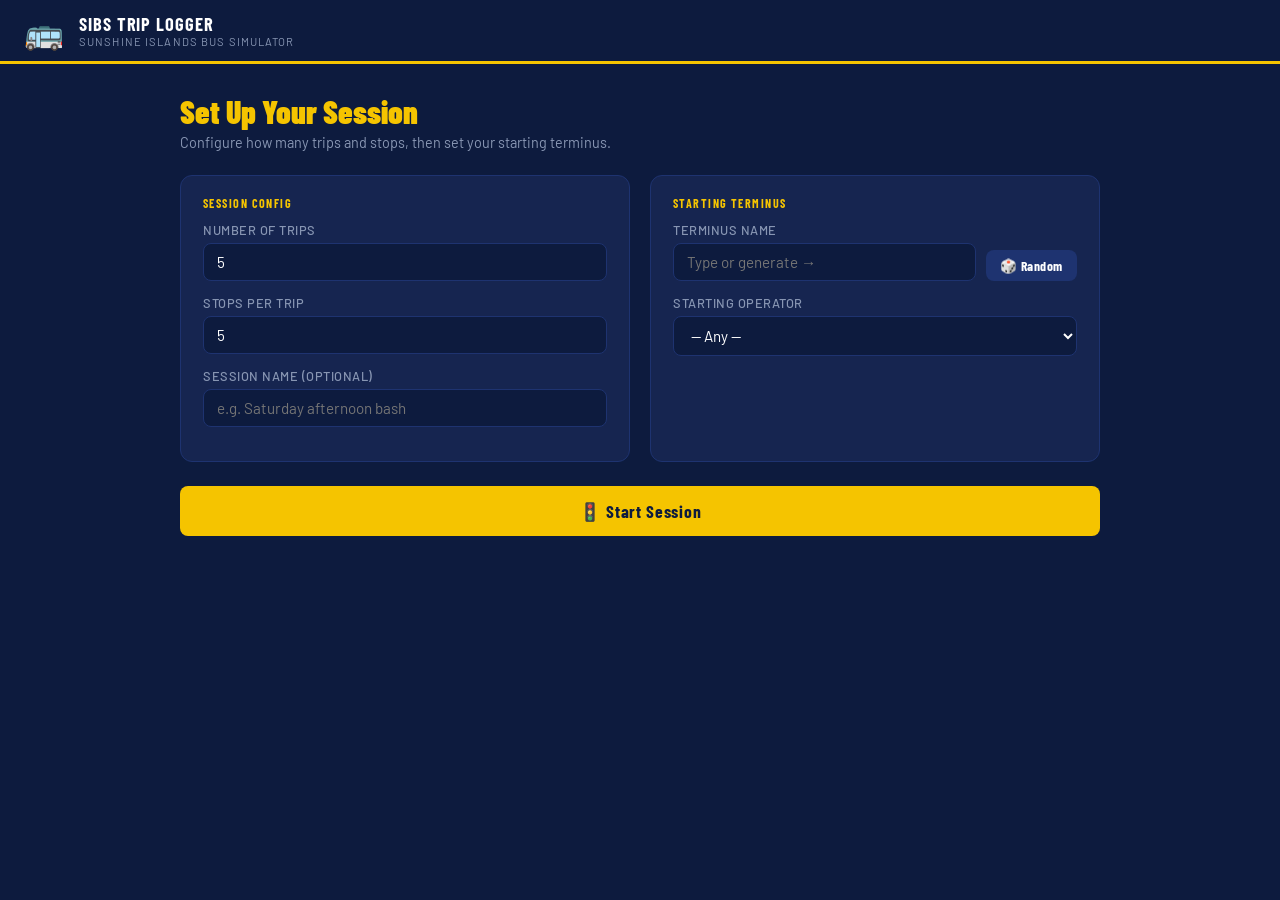
<file: 5trips5stops.html>
<!DOCTYPE html>
<html lang="en">
<head>
<meta charset="UTF-8">
<meta name="viewport" content="width=device-width, initial-scale=1.0">
<title>SIBS Trip Logger — Sunshine Islands Bus Simulator</title>
<style>
  @import url('https://fonts.googleapis.com/css2?family=Barlow+Condensed:wght@400;600;700;900&family=Barlow:wght@400;500;600&display=swap');

  :root {
    --navy: #0d1b3e;
    --navy-mid: #162550;
    --navy-light: #1e3370;
    --gold: #f5c400;
    --gold-dim: #c9a000;
    --gold-pale: #fff8d6;
    --white: #ffffff;
    --off-white: #f0f4ff;
    --grey: #8896b3;
    --grey-light: #dde4f0;
    --green: #22c55e;
    --red: #ef4444;
    --text: #0d1b3e;
  }

  * { box-sizing: border-box; margin: 0; padding: 0; }

  body {
    background: var(--navy);
    font-family: 'Barlow', sans-serif;
    color: var(--white);
    min-height: 100vh;
  }

  /* ── HEADER ── */
  header {
    background: var(--navy);
    border-bottom: 3px solid var(--gold);
    padding: 0 24px;
    display: flex;
    align-items: center;
    gap: 16px;
    height: 64px;
    position: sticky;
    top: 0;
    z-index: 100;
  }
  .logo-bus {
    font-family: 'Barlow Condensed', sans-serif;
    font-weight: 900;
    font-size: 2rem;
    color: var(--gold);
    letter-spacing: -1px;
    line-height: 1;
  }
  .logo-text {
    display: flex;
    flex-direction: column;
  }
  .logo-title {
    font-family: 'Barlow Condensed', sans-serif;
    font-weight: 700;
    font-size: 1.15rem;
    letter-spacing: 0.05em;
    color: var(--white);
    text-transform: uppercase;
  }
  .logo-sub {
    font-size: 0.7rem;
    color: var(--grey);
    letter-spacing: 0.1em;
    text-transform: uppercase;
  }
  .header-right {
    margin-left: auto;
    display: flex;
    align-items: center;
    gap: 12px;
  }
  .session-badge {
    background: var(--navy-light);
    border: 1px solid var(--navy-light);
    border-radius: 6px;
    padding: 4px 12px;
    font-size: 0.78rem;
    color: var(--grey);
    font-family: 'Barlow Condensed', sans-serif;
    letter-spacing: 0.05em;
  }
  .session-badge span { color: var(--gold); font-weight: 700; }

  /* ── LAYOUT ── */
  .app {
    max-width: 960px;
    margin: 0 auto;
    padding: 28px 20px 60px;
  }

  /* ── SETUP SCREEN ── */
  #screen-setup { display: block; }
  #screen-logger { display: none; }
  #screen-summary { display: none; }

  .setup-grid {
    display: grid;
    grid-template-columns: 1fr 1fr;
    gap: 20px;
    margin-bottom: 24px;
  }
  @media(max-width:600px){ .setup-grid { grid-template-columns: 1fr; } }

  .card {
    background: var(--navy-mid);
    border: 1px solid var(--navy-light);
    border-radius: 12px;
    padding: 20px 22px;
  }
  .card-title {
    font-family: 'Barlow Condensed', sans-serif;
    font-weight: 700;
    font-size: 0.75rem;
    letter-spacing: 0.12em;
    text-transform: uppercase;
    color: var(--gold);
    margin-bottom: 12px;
  }

  label {
    display: block;
    font-size: 0.8rem;
    color: var(--grey);
    margin-bottom: 5px;
    font-weight: 500;
    letter-spacing: 0.04em;
    text-transform: uppercase;
  }
  input[type=text], input[type=number], input[type=time], select {
    width: 100%;
    background: var(--navy);
    border: 1.5px solid var(--navy-light);
    border-radius: 8px;
    color: var(--white);
    font-family: 'Barlow', sans-serif;
    font-size: 0.95rem;
    padding: 9px 13px;
    outline: none;
    transition: border-color 0.15s;
    margin-bottom: 14px;
  }
  input:focus, select:focus { border-color: var(--gold); }
  select option { background: var(--navy-mid); }

  .terminus-row {
    display: flex;
    gap: 10px;
    align-items: flex-end;
  }
  .terminus-row input { margin-bottom: 0; flex: 1; }

  /* ── BUTTONS ── */
  .btn {
    display: inline-flex;
    align-items: center;
    gap: 7px;
    cursor: pointer;
    border: none;
    border-radius: 8px;
    font-family: 'Barlow Condensed', sans-serif;
    font-weight: 700;
    font-size: 1rem;
    letter-spacing: 0.04em;
    padding: 10px 20px;
    transition: all 0.15s;
  }
  .btn-gold {
    background: var(--gold);
    color: var(--navy);
  }
  .btn-gold:hover { background: #ffd200; transform: translateY(-1px); }
  .btn-navy {
    background: var(--navy-light);
    color: var(--white);
  }
  .btn-navy:hover { background: #2a4a9c; }
  .btn-outline {
    background: transparent;
    border: 1.5px solid var(--navy-light);
    color: var(--grey);
  }
  .btn-outline:hover { border-color: var(--gold); color: var(--gold); }
  .btn-sm { font-size: 0.85rem; padding: 7px 14px; }
  .btn-block { width: 100%; justify-content: center; font-size: 1.1rem; padding: 14px; }
  .btn-green { background: var(--green); color: var(--white); }
  .btn-green:hover { background: #16a34a; }
  .btn-red { background: var(--red); color: var(--white); }
  .btn-red:hover { background: #dc2626; }

  /* ── PROGRESS BAR ── */
  .progress-wrap {
    margin-bottom: 24px;
  }
  .progress-label {
    display: flex;
    justify-content: space-between;
    font-size: 0.78rem;
    color: var(--grey);
    margin-bottom: 7px;
    text-transform: uppercase;
    letter-spacing: 0.07em;
  }
  .progress-track {
    height: 6px;
    background: var(--navy-light);
    border-radius: 99px;
    overflow: hidden;
  }
  .progress-fill {
    height: 100%;
    background: var(--gold);
    border-radius: 99px;
    transition: width 0.4s ease;
  }

  /* ── TRIP DOTS ── */
  .trip-dots {
    display: flex;
    gap: 8px;
    margin-bottom: 20px;
    flex-wrap: wrap;
  }
  .trip-dot {
    width: 34px;
    height: 34px;
    border-radius: 50%;
    display: flex;
    align-items: center;
    justify-content: center;
    font-family: 'Barlow Condensed', sans-serif;
    font-weight: 700;
    font-size: 0.9rem;
    border: 2px solid var(--navy-light);
    color: var(--grey);
    background: var(--navy-mid);
    transition: all 0.2s;
  }
  .trip-dot.done { background: var(--gold); border-color: var(--gold); color: var(--navy); }
  .trip-dot.active { background: var(--navy-light); border-color: var(--gold); color: var(--white); box-shadow: 0 0 0 3px rgba(245,196,0,0.2); }

  /* ── STOP TRACKER ── */
  .trip-header {
    display: flex;
    align-items: baseline;
    gap: 12px;
    margin-bottom: 18px;
  }
  .trip-num {
    font-family: 'Barlow Condensed', sans-serif;
    font-weight: 900;
    font-size: 3rem;
    color: var(--gold);
    line-height: 1;
  }
  .trip-info {
    display: flex;
    flex-direction: column;
    gap: 2px;
  }
  .trip-label {
    font-family: 'Barlow Condensed', sans-serif;
    font-weight: 700;
    font-size: 1.2rem;
    color: var(--white);
  }
  .trip-meta {
    font-size: 0.78rem;
    color: var(--grey);
  }

  .bus-details-grid {
    display: grid;
    grid-template-columns: 1fr 1fr;
    gap: 12px;
    margin-bottom: 16px;
  }
  @media(max-width:500px){ .bus-details-grid { grid-template-columns: 1fr; } }
  .bus-details-grid .full { grid-column: 1/-1; }

  /* ── STOP ROWS ── */
  .stops-section { margin-bottom: 16px; }
  .stops-heading {
    font-family: 'Barlow Condensed', sans-serif;
    font-size: 0.72rem;
    letter-spacing: 0.12em;
    text-transform: uppercase;
    color: var(--gold);
    margin-bottom: 10px;
  }
  .stop-row {
    display: flex;
    align-items: center;
    gap: 10px;
    background: var(--navy);
    border: 1px solid var(--navy-light);
    border-radius: 8px;
    padding: 10px 14px;
    margin-bottom: 8px;
    transition: border-color 0.15s;
  }
  .stop-row.active-stop { border-color: var(--gold); background: rgba(245,196,0,0.04); }
  .stop-row.done-stop { opacity: 0.5; }
  .stop-circle {
    width: 28px;
    height: 28px;
    border-radius: 50%;
    background: var(--navy-light);
    border: 2px solid var(--navy-light);
    display: flex;
    align-items: center;
    justify-content: center;
    font-family: 'Barlow Condensed', sans-serif;
    font-weight: 700;
    font-size: 0.85rem;
    color: var(--grey);
    flex-shrink: 0;
  }
  .stop-circle.filled { background: var(--gold); border-color: var(--gold); color: var(--navy); }
  .stop-body { flex: 1; display: flex; flex-direction: column; gap: 4px; }
  .stop-name-input {
    background: transparent;
    border: none;
    border-bottom: 1.5px solid var(--navy-light);
    border-radius: 0;
    color: var(--white);
    font-size: 0.95rem;
    padding: 2px 4px;
    margin-bottom: 0;
    width: 100%;
  }
  .stop-name-input:focus { border-bottom-color: var(--gold); outline: none; }
  .stop-times {
    display: flex;
    gap: 10px;
    align-items: center;
  }
  .stop-time-wrap {
    display: flex;
    align-items: center;
    gap: 5px;
  }
  .stop-time-wrap span {
    font-size: 0.7rem;
    color: var(--grey);
    text-transform: uppercase;
    letter-spacing: 0.07em;
  }
  .time-input {
    background: var(--navy-mid);
    border: 1px solid var(--navy-light);
    border-radius: 5px;
    color: var(--white);
    font-size: 0.82rem;
    padding: 3px 7px;
    width: 86px;
    margin-bottom: 0;
    font-family: 'Barlow', monospace;
  }
  .stop-dur {
    font-size: 0.72rem;
    color: var(--gold);
    font-family: 'Barlow Condensed', sans-serif;
    font-weight: 600;
    min-width: 50px;
    text-align: right;
  }
  .stop-connector {
    width: 2px;
    height: 16px;
    background: var(--navy-light);
    margin: -4px 0 -4px 27px;
  }

  /* ── SUMMARY SCREEN ── */
  .summary-hero {
    background: linear-gradient(135deg, var(--navy-mid) 0%, var(--navy-light) 100%);
    border: 1px solid var(--navy-light);
    border-radius: 16px;
    padding: 28px;
    margin-bottom: 24px;
    text-align: center;
  }
  .summary-hero h1 {
    font-family: 'Barlow Condensed', sans-serif;
    font-weight: 900;
    font-size: 2.4rem;
    color: var(--gold);
    margin-bottom: 4px;
  }
  .summary-hero p { color: var(--grey); font-size: 0.9rem; }

  .stats-row {
    display: grid;
    grid-template-columns: repeat(4, 1fr);
    gap: 14px;
    margin-bottom: 24px;
  }
  @media(max-width:600px){ .stats-row { grid-template-columns: 1fr 1fr; } }
  .stat-box {
    background: var(--navy-mid);
    border: 1px solid var(--navy-light);
    border-radius: 10px;
    padding: 16px;
    text-align: center;
  }
  .stat-val {
    font-family: 'Barlow Condensed', sans-serif;
    font-weight: 900;
    font-size: 2rem;
    color: var(--gold);
    line-height: 1;
  }
  .stat-lbl {
    font-size: 0.7rem;
    color: var(--grey);
    text-transform: uppercase;
    letter-spacing: 0.08em;
    margin-top: 4px;
  }

  .trip-summary-card {
    background: var(--navy-mid);
    border: 1px solid var(--navy-light);
    border-radius: 12px;
    margin-bottom: 14px;
    overflow: hidden;
  }
  .trip-summary-header {
    display: flex;
    align-items: center;
    gap: 14px;
    padding: 14px 20px;
    border-bottom: 1px solid var(--navy-light);
    cursor: pointer;
    user-select: none;
  }
  .trip-summary-header:hover { background: rgba(255,255,255,0.02); }
  .tsn {
    font-family: 'Barlow Condensed', sans-serif;
    font-weight: 900;
    font-size: 1.8rem;
    color: var(--gold);
    min-width: 44px;
    line-height: 1;
  }
  .ts-meta { flex: 1; }
  .ts-route {
    font-family: 'Barlow Condensed', sans-serif;
    font-weight: 700;
    font-size: 1.1rem;
    color: var(--white);
  }
  .ts-from-to {
    font-size: 0.78rem;
    color: var(--grey);
    margin-top: 2px;
  }
  .ts-dur {
    font-family: 'Barlow Condensed', sans-serif;
    font-weight: 700;
    font-size: 1.1rem;
    color: var(--gold);
  }
  .trip-summary-body {
    padding: 16px 20px;
  }
  .ts-pills {
    display: flex;
    gap: 8px;
    flex-wrap: wrap;
    margin-bottom: 14px;
  }
  .pill {
    background: var(--navy);
    border: 1px solid var(--navy-light);
    border-radius: 999px;
    padding: 4px 12px;
    font-size: 0.75rem;
    color: var(--grey);
    font-family: 'Barlow Condensed', sans-serif;
    font-weight: 600;
    letter-spacing: 0.04em;
  }
  .pill strong { color: var(--white); font-weight: 700; }

  .stop-timeline {
    position: relative;
    padding-left: 20px;
  }
  .stop-timeline::before {
    content: '';
    position: absolute;
    left: 6px;
    top: 8px;
    bottom: 8px;
    width: 2px;
    background: var(--navy-light);
  }
  .tl-stop {
    position: relative;
    padding: 4px 0 4px 16px;
    font-size: 0.85rem;
  }
  .tl-stop::before {
    content: '';
    position: absolute;
    left: -8px;
    top: 50%;
    transform: translateY(-50%);
    width: 10px;
    height: 10px;
    border-radius: 50%;
    background: var(--navy-light);
    border: 2px solid var(--navy-light);
  }
  .tl-stop.first-stop::before, .tl-stop.last-stop::before {
    background: var(--gold);
    border-color: var(--gold);
  }
  .tl-name { color: var(--white); }
  .tl-times { color: var(--grey); font-size: 0.75rem; }

  /* ── MISC ── */
  .divider {
    height: 1px;
    background: var(--navy-light);
    margin: 20px 0;
  }
  .row-btns {
    display: flex;
    gap: 10px;
    flex-wrap: wrap;
    margin-top: 20px;
  }
  .alert {
    background: rgba(245,196,0,0.08);
    border: 1px solid rgba(245,196,0,0.25);
    border-radius: 8px;
    padding: 10px 14px;
    font-size: 0.85rem;
    color: var(--gold-pale);
    margin-bottom: 16px;
  }
  .text-center { text-align: center; }

  .print-btn {
    display: none;
  }
  @media print {
    header, .row-btns, .btn { display: none !important; }
    body { background: white; color: black; }
    .trip-summary-card { border: 1px solid #ccc; }
    .print-btn { display: block; }
  }
</style>
</head>
<body>

<header>
  <div class="logo-bus">🚌</div>
  <div class="logo-text">
    <div class="logo-title">SIBS Trip Logger</div>
    <div class="logo-sub">Sunshine Islands Bus Simulator</div>
  </div>
  <div class="header-right">
    <div class="session-badge" id="headerBadge" style="display:none">
      Trip <span id="headerTripNum">1</span> of <span id="headerTripTotal">5</span>
    </div>
  </div>
</header>

<div class="app">

  <!-- ══════════════ SETUP SCREEN ══════════════ -->
  <div id="screen-setup">
    <div style="margin-bottom:24px">
      <div style="font-family:'Barlow Condensed',sans-serif;font-weight:900;font-size:2rem;color:var(--gold);margin-bottom:4px">Set Up Your Session</div>
      <div style="color:var(--grey);font-size:0.9rem">Configure how many trips and stops, then set your starting terminus.</div>
    </div>

    <div class="setup-grid">
      <div class="card">
        <div class="card-title">Session Config</div>
        <label>Number of Trips</label>
        <input type="number" id="cfgTrips" value="5" min="1" max="20">
        <label>Stops Per Trip</label>
        <input type="number" id="cfgStops" value="5" min="2" max="20">
        <label>Session Name (optional)</label>
        <input type="text" id="cfgName" placeholder="e.g. Saturday afternoon bash">
      </div>

      <div class="card">
        <div class="card-title">Starting Terminus</div>
        <label>Terminus Name</label>
        <div class="terminus-row" style="margin-bottom:14px">
          <input type="text" id="cfgTerminus" placeholder="Type or generate →" style="margin-bottom:0">
          <button class="btn btn-navy btn-sm" onclick="randomTerminus()">🎲 Random</button>
        </div>
        <label>Starting Operator</label>
        <select id="cfgOperator">
          <option value="">— Any —</option>
          <option value="Forever Transit (FT)">Forever Transit (FT)</option>
          <option value="FT Central Connect (FTCC)">FT Central Connect (FTCC)</option>
          <option value="Cityscape Bus (CSB)">Cityscape Bus (CSB)</option>
          <option value="Horizon Group (HZG)">Horizon Group (HZG)</option>
          <option value="Roblox Express Bus Co. (REBC)">Roblox Express Bus Co. (REBC)</option>
          <option value="Sunshine Islands Bus (SIB)">Sunshine Islands Bus (SIB)</option>
        </select>
      </div>
    </div>

    <button class="btn btn-gold btn-block" onclick="startSession()">🚦 Start Session</button>
  </div>

  <!-- ══════════════ LOGGER SCREEN ══════════════ -->
  <div id="screen-logger">
    <!-- Trip dots -->
    <div class="trip-dots" id="tripDots"></div>

    <!-- Progress -->
    <div class="progress-wrap">
      <div class="progress-label">
        <span id="progLabel">Trip 1 of 5</span>
        <span id="progPct">0%</span>
      </div>
      <div class="progress-track"><div class="progress-fill" id="progFill" style="width:0%"></div></div>
    </div>

    <!-- Trip header -->
    <div class="trip-header">
      <div class="trip-num" id="tripNumDisplay">01</div>
      <div class="trip-info">
        <div class="trip-label" id="tripLabelDisplay">Trip 1</div>
        <div class="trip-meta" id="tripMetaDisplay">Fill in the details below</div>
      </div>
    </div>

    <!-- Bus details -->
    <div class="card" style="margin-bottom:16px">
      <div class="card-title">Bus Details</div>
      <div class="bus-details-grid">
        <div>
          <label>Route Number</label>
          <input type="text" id="fRoute" placeholder="e.g. 42A">
        </div>
        <div>
          <label>Operator</label>
          <select id="fOperator">
            <option value="">— Select —</option>
            <option>Forever Transit (FT)</option>
            <option>FT Central Connect (FTCC)</option>
            <option>Cityscape Bus (CSB)</option>
            <option>Horizon Group (HZG)</option>
            <option>Roblox Express Bus Co. (REBC)</option>
            <option>Sunshine Islands Bus (SIB)</option>
          </select>
        </div>
        <div>
          <label>Fleet Number</label>
          <input type="text" id="fFleet" placeholder="e.g. 1165">
        </div>
        <div>
          <label>Registration Plate</label>
          <input type="text" id="fReg" placeholder="e.g. SN65 ABC">
        </div>
        <div class="full">
          <label>Direction / Destination</label>
          <input type="text" id="fDestination" placeholder="e.g. Sunshine Station">
        </div>
      </div>
    </div>

    <!-- Stops -->
    <div class="card">
      <div class="card-title">Stop Log</div>
      <div id="stopRows"></div>
    </div>

    <div class="row-btns">
      <button class="btn btn-gold" onclick="saveTrip()">✓ Save Trip &amp; Continue</button>
      <button class="btn btn-outline btn-sm" onclick="clearTripForm()">↺ Clear</button>
    </div>
  </div>

  <!-- ══════════════ SUMMARY SCREEN ══════════════ -->
  <div id="screen-summary">
    <div class="summary-hero">
      <div style="font-size:3rem;margin-bottom:8px">🏁</div>
      <h1>Session Complete</h1>
      <p id="summarySessionName" style="margin-top:4px"></p>
    </div>

    <div class="stats-row" id="statsRow"></div>

    <div style="font-family:'Barlow Condensed',sans-serif;font-weight:700;font-size:0.75rem;letter-spacing:0.12em;text-transform:uppercase;color:var(--gold);margin-bottom:12px">Trip Breakdown</div>
    <div id="tripCards"></div>

    <div class="row-btns" style="margin-top:24px">
      <button class="btn btn-gold" onclick="window.print()">🖨 Print / Export</button>
      <button class="btn btn-navy" onclick="newSession()">↺ New Session</button>
    </div>
  </div>

</div>

<script>
// ── DATA ──
const TERMINUSES = [
  "Long Island Ferry Pier","Sunshine Station","Sunshine Pier","Central West Bus Terminus",
  "Southern Central Bus Terminus","Container's Island Bus Terminus","East Door Bus Terminus",
  "Rainbow Estate Complex","Dove Estate Bus Terminus","Ambling Peak",
  "Rocky Road","Horizon Depot","Sun Central Street","Praya YiYan Road",
  "Lunar Bay Depot","Leafy Hospital","Northern Beaches","West Moon Island",
  "Shallow Valley Depot","Sunshine Port","North Island Road","Eastmallow Estate"
];

const STOPS_POOL = [
  "Sunshine Station","Central","Norton Estate","Dove Park","Long Island Ferry Pier",
  "Sunshine Pier","Southern Interchange","Eastmallow Estate","University","Lunar Point",
  "Diamond Trading Tower","CSB Depot","Dove Fire Station","Dove Hill","Alexander Road",
  "Alexander Garden","East Door Shopping Center","East Door Hotel","East Door Pier",
  "East Door Garden","East Door Park","East Factory","Leafy Hospital","Leafy Bay Estate",
  "Rainbow Estate Complex","Haisey","Senpai","YiYan","West Moon Island","Culture Square",
  "Downhill Estate","Norton","Sunshine Stadium","Rocky Road","Ambling Peak",
  "Northern Beaches","Sunshine Port","Containers Terminal","Horizon Depot","Choi Wan House",
  "Central West Bus Terminus","Central Fire Station","Central Hospital","Sun Central Street",
  "Praya YiYan Road","Dove Estate","West Long Island","20 Rocky Road","35 Rocky Road",
  "60 Rocky Road","Alexander Church","Alexander Shopping Center"
];

// ── STATE ──
let session = { name:'', trips:5, stopsPerTrip:5, terminus:'', operator:'', startTime: null };
let logs = [];
let currentTrip = 0;

// ── SETUP ──
function randomTerminus(){
  const t = TERMINUSES[Math.floor(Math.random()*TERMINUSES.length)];
  document.getElementById('cfgTerminus').value = t;
}

function startSession(){
  session.trips = Math.max(1, parseInt(document.getElementById('cfgTrips').value)||5);
  session.stopsPerTrip = Math.max(2, parseInt(document.getElementById('cfgStops').value)||5);
  session.name = document.getElementById('cfgName').value.trim() || 'SIBS Session';
  session.terminus = document.getElementById('cfgTerminus').value.trim() || 'Sunshine Station';
  session.operator = document.getElementById('cfgOperator').value;
  session.startTime = new Date();
  logs = [];
  currentTrip = 0;

  document.getElementById('screen-setup').style.display='none';
  document.getElementById('screen-logger').style.display='block';
  document.getElementById('headerBadge').style.display='flex';
  document.getElementById('headerTripTotal').textContent = session.trips;

  buildTripDots();
  loadTrip(0);
}

// ── TRIP DOTS ──
function buildTripDots(){
  const el = document.getElementById('tripDots');
  el.innerHTML = '';
  for(let i=0;i<session.trips;i++){
    const d = document.createElement('div');
    d.className = 'trip-dot' + (i===0?' active':'');
    d.id = 'dot'+i;
    d.textContent = i+1;
    el.appendChild(d);
  }
}

function updateDots(){
  for(let i=0;i<session.trips;i++){
    const d = document.getElementById('dot'+i);
    d.className = 'trip-dot';
    if(i < currentTrip) d.classList.add('done');
    else if(i === currentTrip) d.classList.add('active');
  }
}

// ── LOAD TRIP ──
function loadTrip(idx){
  currentTrip = idx;
  updateDots();

  const pct = Math.round((idx/session.trips)*100);
  document.getElementById('progLabel').textContent = `Trip ${idx+1} of ${session.trips}`;
  document.getElementById('progPct').textContent = pct+'%';
  document.getElementById('progFill').style.width = pct+'%';
  document.getElementById('tripNumDisplay').textContent = String(idx+1).padStart(2,'0');
  document.getElementById('tripLabelDisplay').textContent = `Trip ${idx+1}`;
  document.getElementById('headerTripNum').textContent = idx+1;

  // Previous trip's last stop becomes this trip's first stop
  const prevLast = idx > 0 && logs[idx-1]
    ? logs[idx-1].stops[logs[idx-1].stops.length-1]?.name || ''
    : session.terminus;

  document.getElementById('tripMetaDisplay').textContent =
    idx===0 ? `Starting from: ${session.terminus}` : `Continuing from Trip ${idx}`;

  // If editing saved trip, repopulate
  const saved = logs[idx];
  document.getElementById('fRoute').value = saved?.route||'';
  document.getElementById('fOperator').value = saved?.operator||session.operator||'';
  document.getElementById('fFleet').value = saved?.fleet||'';
  document.getElementById('fReg').value = saved?.reg||'';
  document.getElementById('fDestination').value = saved?.destination||'';

  buildStopRows(saved?.stops||null, prevLast);
}

// ── BUILD STOP ROWS ──
function buildStopRows(savedStops, firstStopName){
  const container = document.getElementById('stopRows');
  container.innerHTML='';
  for(let s=0;s<session.stopsPerTrip;s++){
    if(s>0){
      const conn=document.createElement('div');
      conn.className='stop-connector';
      container.appendChild(conn);
    }
    const row=document.createElement('div');
    row.className='stop-row'+(s===0?' active-stop':'');
    row.id='stoprow'+s;

    const sv = savedStops?.[s];
    const defaultName = s===0 ? (firstStopName||'') : (sv?.name||'');
    const onName = s===0 ? (sv?.onTime||'') : '';
    const offName = sv?.offTime||'';

    row.innerHTML=`
      <div class="stop-circle ${sv?'filled':''}" id="sc${s}">${s+1}</div>
      <div class="stop-body">
        <input class="stop-name-input" id="sn${s}" placeholder="Stop name…" value="${defaultName}" list="stopSuggest" autocomplete="off">
        <div class="stop-times">
          <div class="stop-time-wrap">
            <span>On</span>
            <input class="time-input" type="time" id="son${s}" value="${onName}">
          </div>
          <div class="stop-time-wrap">
            <span>Off</span>
            <input class="time-input" type="time" id="soff${s}" value="${offName}">
          </div>
          <div class="stop-dur" id="sdur${s}">${sv?.duration||''}</div>
        </div>
      </div>`;
    container.appendChild(row);

    // Auto-calc duration
    const onInput = () => calcDur(s);
    row.querySelector('#son'+s).addEventListener('change', onInput);
    row.querySelector('#soff'+s).addEventListener('change', onInput);
    row.querySelector('#sn'+s).addEventListener('input', () => {
      if(document.getElementById('sn'+s).value.trim())
        document.getElementById('sc'+s).classList.add('filled');
      else
        document.getElementById('sc'+s).classList.remove('filled');
    });

    if(sv?.duration) calcDur(s);
  }

  // Datalist for stop suggestions
  let dl = document.getElementById('stopSuggest');
  if(!dl){
    dl = document.createElement('datalist');
    dl.id='stopSuggest';
    STOPS_POOL.forEach(s=>{ const o=document.createElement('option'); o.value=s; dl.appendChild(o); });
    document.body.appendChild(dl);
  }
}

function calcDur(s){
  const on = document.getElementById('son'+s).value;
  const off = document.getElementById('soff'+s).value;
  const el = document.getElementById('sdur'+s);
  if(!on||!off){ el.textContent=''; return; }
  const [oh,om]=on.split(':').map(Number);
  const [fh,fm]=off.split(':').map(Number);
  let diff = (fh*60+fm)-(oh*60+om);
  if(diff<0) diff+=1440;
  el.textContent = diff>0 ? formatDur(diff) : '';
}

function formatDur(mins){
  if(mins<60) return mins+'m';
  return Math.floor(mins/60)+'h '+(mins%60)+'m';
}

// ── SAVE TRIP ──
function saveTrip(){
  const stops=[];
  let hasName=false;
  for(let s=0;s<session.stopsPerTrip;s++){
    const n = document.getElementById('sn'+s).value.trim();
    const on = document.getElementById('son'+s).value;
    const off = document.getElementById('soff'+s).value;
    const dur = document.getElementById('sdur'+s).textContent;
    if(n) hasName=true;
    stops.push({name:n, onTime:on, offTime:off, duration:dur});
  }
  if(!hasName){
    alert('Please fill in at least one stop name.');
    return;
  }

  const trip = {
    route: document.getElementById('fRoute').value.trim(),
    operator: document.getElementById('fOperator').value,
    fleet: document.getElementById('fFleet').value.trim(),
    reg: document.getElementById('fReg').value.trim(),
    destination: document.getElementById('fDestination').value.trim(),
    stops
  };
  logs[currentTrip] = trip;

  const next = currentTrip+1;
  if(next >= session.trips){
    showSummary();
  } else {
    loadTrip(next);
    window.scrollTo({top:0,behavior:'smooth'});
  }
}

function clearTripForm(){
  document.getElementById('fRoute').value='';
  document.getElementById('fFleet').value='';
  document.getElementById('fReg').value='';
  document.getElementById('fDestination').value='';
  for(let s=0;s<session.stopsPerTrip;s++){
    if(s>0) document.getElementById('sn'+s).value='';
    document.getElementById('son'+s).value='';
    document.getElementById('soff'+s).value='';
    document.getElementById('sdur'+s).textContent='';
    document.getElementById('sc'+s).classList.remove('filled');
  }
}

// ── SUMMARY ──
function showSummary(){
  document.getElementById('screen-logger').style.display='none';
  document.getElementById('screen-summary').style.display='block';
  document.getElementById('headerBadge').style.display='none';

  document.getElementById('summarySessionName').textContent =
    session.name + ' · ' + session.startTime.toLocaleDateString('en-GB',{weekday:'short',day:'numeric',month:'short',year:'numeric'});

  // Stats
  let totalMins=0, routesSet=new Set(), stopsSet=new Set();
  logs.forEach(t=>{
    if(t.route) routesSet.add(t.route);
    t.stops.forEach(s=>{
      if(s.name) stopsSet.add(s.name);
      if(s.duration) totalMins += parseDur(s.duration);
    });
  });

  document.getElementById('statsRow').innerHTML=`
    <div class="stat-box"><div class="stat-val">${logs.length}</div><div class="stat-lbl">Trips Logged</div></div>
    <div class="stat-box"><div class="stat-val">${stopsSet.size}</div><div class="stat-lbl">Unique Stops</div></div>
    <div class="stat-box"><div class="stat-val">${routesSet.size}</div><div class="stat-lbl">Routes Used</div></div>
    <div class="stat-box"><div class="stat-val">${formatDur(totalMins)||'—'}</div><div class="stat-lbl">Total Ride Time</div></div>
  `;

  const container = document.getElementById('tripCards');
  container.innerHTML='';
  logs.forEach((t,i)=>{
    const firstStop = t.stops.find(s=>s.name)?.name||'—';
    const lastStop = [...t.stops].reverse().find(s=>s.name)?.name||'—';
    const boardTime = t.stops.find(s=>s.onTime)?.onTime||'';
    const alightTime = [...t.stops].reverse().find(s=>s.offTime)?.offTime||'';
    const totalM = t.stops.reduce((a,s)=>a+(s.duration?parseDur(s.duration):0),0);

    const stopsHtml = t.stops.map((s,si)=>{
      if(!s.name) return '';
      const isFirst = si===0 || !t.stops.slice(0,si).some(x=>x.name);
      const isLast = si===t.stops.length-1 || !t.stops.slice(si+1).some(x=>x.name);
      const cls = (isFirst&&!t.stops.slice(0,si).some(x=>x.name))?'first-stop':isLast?'last-stop':'';
      const times = [s.onTime?'on '+s.onTime:'',s.offTime?'off '+s.offTime:'',s.duration?'('+s.duration+')':''].filter(Boolean).join(' · ');
      return `<div class="tl-stop ${cls}"><div class="tl-name">${s.name}</div><div class="tl-times">${times}</div></div>`;
    }).join('');

    const card = document.createElement('div');
    card.className='trip-summary-card';
    card.innerHTML=`
      <div class="trip-summary-header" onclick="this.nextElementSibling.style.display=this.nextElementSibling.style.display==='none'?'block':'none'">
        <div class="tsn">${String(i+1).padStart(2,'0')}</div>
        <div class="ts-meta">
          <div class="ts-route">Route ${t.route||'—'} ${t.destination?'→ '+t.destination:''}</div>
          <div class="ts-from-to">${firstStop} → ${lastStop} ${boardTime&&alightTime?'· '+boardTime+' – '+alightTime:''}</div>
        </div>
        <div class="ts-dur">${totalM?formatDur(totalM):'—'}</div>
      </div>
      <div class="trip-summary-body">
        <div class="ts-pills">
          ${t.operator?`<div class="pill"><strong>Operator</strong> ${t.operator}</div>`:''}
          ${t.fleet?`<div class="pill"><strong>Fleet</strong> ${t.fleet}</div>`:''}
          ${t.reg?`<div class="pill"><strong>Reg</strong> ${t.reg}</div>`:''}
        </div>
        <div class="stop-timeline">${stopsHtml}</div>
      </div>`;
    container.appendChild(card);
  });
}

function parseDur(str){
  if(!str) return 0;
  let m=0;
  const hm=str.match(/(\d+)h/); if(hm) m+=parseInt(hm[1])*60;
  const mm=str.match(/(\d+)m/); if(mm) m+=parseInt(mm[1]);
  return m;
}

function newSession(){
  document.getElementById('screen-summary').style.display='none';
  document.getElementById('screen-setup').style.display='block';
}
</script>
</body>
</html>
</file>
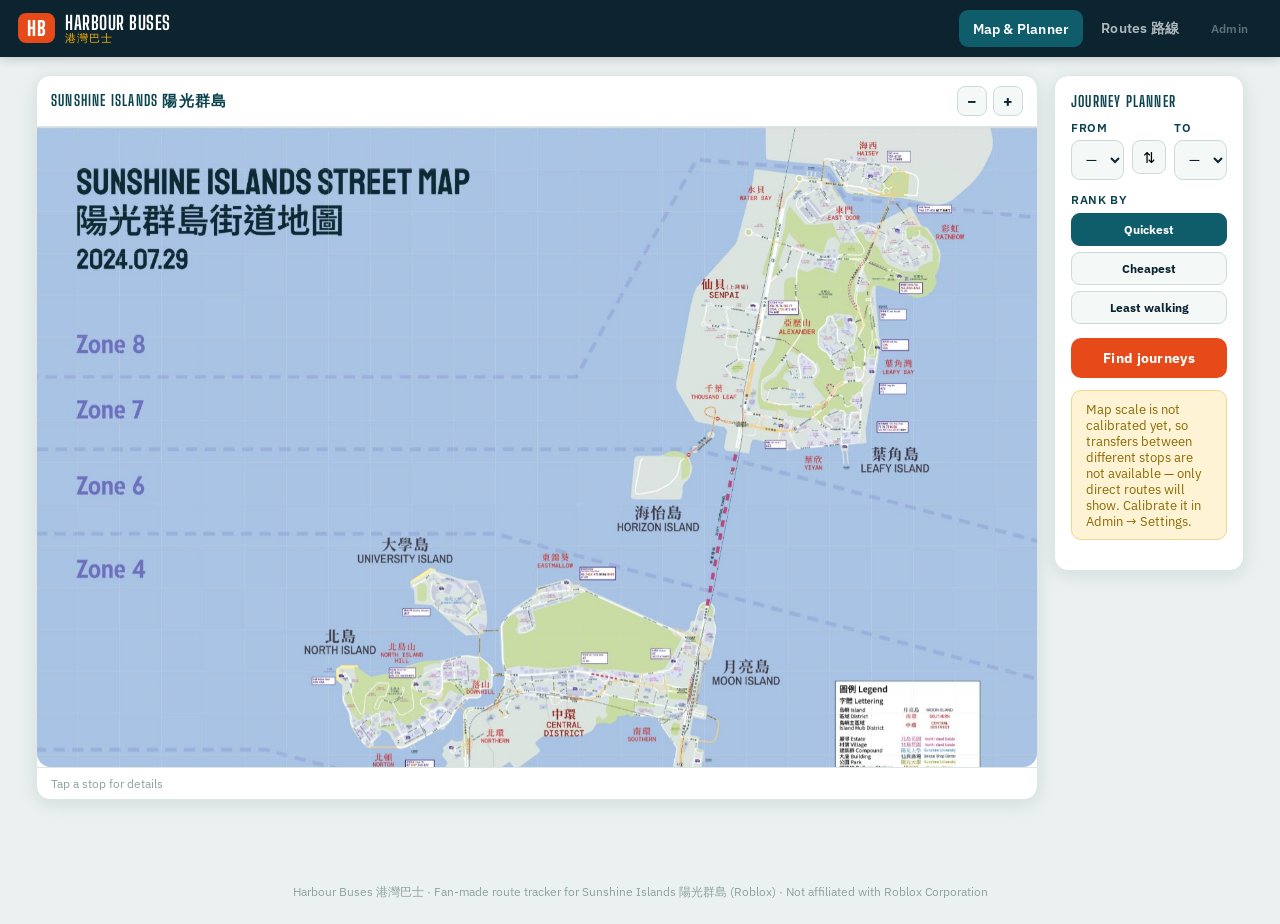
<file: harbourbuses.html>
<!DOCTYPE html>
<html lang="en">
<head>
<meta charset="UTF-8">
<meta name="viewport" content="width=device-width, initial-scale=1.0">
<title>Harbour Buses 港灣巴士</title>
<link rel="preconnect" href="https://fonts.googleapis.com">
<link rel="preconnect" href="https://fonts.gstatic.com" crossorigin>
<link href="https://fonts.googleapis.com/css2?family=Big+Shoulders+Display:wght@600;700;800&family=IBM+Plex+Sans:wght@400;500;600;700&family=IBM+Plex+Mono:wght@400;500;600;700&display=swap" rel="stylesheet">
<style>
  :root{
    --ink:#0B2430;
    --harbour:#0F5C6B;
    --harbour-dark:#0A424D;
    --coral:#E64A19;
    --coral-dark:#C23C12;
    --amber:#FFB100;
    --mist:#EAF1F0;
    --paper:#FFFFFF;
    --paper-2:#F4F8F7;
    --line:#CCDBD9;
    --line-soft:#DCE7E5;
    --grey:#8CA3A1;
    --ok:#1E8A6E;
    --warn:#B98900;
    --off:#9AA6A5;
    --radius:14px;
    --shadow: 0 4px 18px rgba(11,36,48,0.10);
  }
  *{box-sizing:border-box;}
  html,body{margin:0;padding:0;}
  body{
    background:var(--mist);
    color:var(--ink);
    font-family:'IBM Plex Sans',system-ui,sans-serif;
    -webkit-font-smoothing:antialiased;
    min-height:100vh;
  }
  .mono{font-family:'IBM Plex Mono',monospace;}
  .display{font-family:'Big Shoulders Display',sans-serif;}
  button{font-family:inherit;cursor:pointer;}
  input,select,textarea{font-family:inherit;}
  a{color:inherit;}

  /* ---------- Topbar ---------- */
  .topbar{
    background:var(--ink);
    color:#fff;
    display:flex;
    align-items:center;
    justify-content:space-between;
    padding:10px 18px;
    position:sticky; top:0; z-index:50;
    box-shadow:0 2px 10px rgba(0,0,0,0.18);
  }
  .brand{display:flex;align-items:center;gap:10px;}
  .brand-mark{
    background:var(--coral);
    color:#fff;
    font-family:'Big Shoulders Display',sans-serif;
    font-weight:800;
    font-size:20px;
    letter-spacing:0.5px;
    padding:5px 9px;
    border-radius:8px;
    line-height:1;
  }
  .brand-text{line-height:1.05;}
  .brand-en{font-family:'Big Shoulders Display',sans-serif;font-weight:700;font-size:19px;letter-spacing:0.5px;}
  .brand-zh{font-size:11px;color:var(--amber);font-weight:500;letter-spacing:1px;}
  .tabs{display:flex;gap:4px;}
  .tab{
    background:transparent;border:none;color:rgba(255,255,255,0.68);
    padding:9px 14px;border-radius:9px;font-size:13.5px;font-weight:600;
    letter-spacing:0.2px;transition:background .15s,color .15s;
    white-space:nowrap;
  }
  .tab:hover{background:rgba(255,255,255,0.08);color:#fff;}
  .tab.active{background:var(--harbour);color:#fff;}
  .tab-admin{color:rgba(255,255,255,0.35);font-size:12px;}
  .tab-admin.active{color:#fff;background:var(--coral);}

  main{max-width:1240px;margin:0 auto;padding:18px 16px 60px;}

  /* ---------- Layout: map + planner ---------- */
  .planner-layout{display:grid;grid-template-columns:1.55fr 1fr;gap:16px;align-items:start;}
  @media (max-width:920px){.planner-layout{grid-template-columns:1fr;}}

  .card{
    background:var(--paper);
    border:1px solid var(--line-soft);
    border-radius:var(--radius);
    box-shadow:var(--shadow);
  }
  .card-pad{padding:16px;}
  .section-title{
    font-family:'Big Shoulders Display',sans-serif;
    font-weight:700;font-size:15px;letter-spacing:1.2px;text-transform:uppercase;
    color:var(--harbour-dark);margin:0 0 10px;
  }

  /* ---------- Map ---------- */
  .map-wrap{position:relative;}
  .map-toolbar{
    display:flex;align-items:center;justify-content:space-between;
    padding:10px 14px;border-bottom:1px solid var(--line-soft);
    flex-wrap:wrap;gap:8px;
  }
  .map-toolbar .section-title{margin:0;}
  .zoom-controls{display:flex;gap:6px;}
  .icon-btn{
    width:30px;height:30px;border-radius:8px;border:1px solid var(--line);
    background:var(--paper-2);color:var(--ink);font-size:16px;font-weight:700;
    display:flex;align-items:center;justify-content:center;
  }
  .icon-btn:hover{background:var(--mist);}
  .map-scroll{
    overflow:auto;
    max-height:640px;
    background:#dbe6e5;
    border-radius:0 0 var(--radius) var(--radius);
  }
  .map-stage{
    position:relative;
    width:1000px;
    transform-origin:top left;
  }
  .map-stage img{display:block;width:100%;height:auto;user-select:none;-webkit-user-drag:none;}
  .stop-dot{
    position:absolute;
    width:14px;height:14px;
    margin-left:-7px;margin-top:-7px;
    border-radius:50%;
    background:var(--harbour);
    border:2px solid #fff;
    box-shadow:0 1px 4px rgba(0,0,0,0.35);
    cursor:pointer;
    transition:transform .1s;
    z-index:5;
  }
  .stop-dot:hover{transform:scale(1.35);}
  .stop-dot.highlighted{background:var(--coral);width:18px;height:18px;margin-left:-9px;margin-top:-9px;z-index:6;}
  .stop-dot.route-path{background:var(--amber);border-color:var(--ink);}
  .stop-dot.pending{background:var(--coral);animation:pulse 1s infinite;}
  @keyframes pulse{0%{box-shadow:0 0 0 0 rgba(230,74,25,0.55);}70%{box-shadow:0 0 0 10px rgba(230,74,25,0);}100%{box-shadow:0 0 0 0 rgba(230,74,25,0);}}
  .stop-label{
    position:absolute;
    transform:translate(8px,-9px);
    background:rgba(11,36,48,0.88);
    color:#fff;font-size:10.5px;padding:2px 6px;border-radius:5px;
    white-space:nowrap;pointer-events:none;z-index:7;
    font-weight:500;
  }
  .map-hint{
    font-size:12px;color:var(--grey);padding:8px 14px;border-top:1px solid var(--line-soft);
  }
  .map-calibration-line{position:absolute;pointer-events:none;z-index:8;}

  .stop-popover{
    position:absolute;background:var(--ink);color:#fff;border-radius:10px;
    padding:10px 12px;font-size:12.5px;z-index:20;min-width:170px;
    box-shadow:0 8px 20px rgba(0,0,0,0.35);
  }
  .stop-popover .sp-name-en{font-weight:700;font-size:13.5px;}
  .stop-popover .sp-name-zh{color:var(--amber);font-size:11.5px;margin-bottom:6px;}
  .stop-popover .sp-routes{display:flex;flex-wrap:wrap;gap:4px;margin-top:6px;}
  .stop-popover .sp-actions{display:flex;gap:6px;margin-top:8px;}
  .sp-btn{
    background:var(--harbour);color:#fff;border:none;border-radius:6px;
    padding:4px 8px;font-size:11px;font-weight:600;
  }
  .sp-btn.alt{background:rgba(255,255,255,0.15);}
  .sp-close{position:absolute;top:6px;right:8px;background:none;border:none;color:#fff;opacity:0.6;font-size:13px;}

  /* ---------- Route badge (destination-blind signature) ---------- */
  .blind{
    display:inline-flex;align-items:center;gap:6px;
    background:var(--ink);
    border-radius:7px;
    padding:3px 9px 4px;
    position:relative;
    overflow:hidden;
    box-shadow:inset 0 0 0 1px rgba(255,177,0,0.25);
  }
  .blind::after{
    content:'';position:absolute;inset:0;
    background:repeating-linear-gradient(to bottom, rgba(255,177,0,0.06) 0px, rgba(255,177,0,0.06) 1px, transparent 1px, transparent 3px);
    pointer-events:none;
  }
  .blind .num{
    font-family:'IBM Plex Mono',monospace;font-weight:700;
    color:var(--amber);
    text-shadow:0 0 6px rgba(255,177,0,0.55);
    font-size:13px;letter-spacing:0.5px;
  }
  .blind.small .num{font-size:11.5px;}
  .blind.large{padding:6px 14px 7px;border-radius:9px;}
  .blind.large .num{font-size:20px;}

  /* ---------- Planner panel ---------- */
  .field{margin-bottom:12px;}
  .field label{display:block;font-size:11.5px;font-weight:600;color:var(--harbour-dark);text-transform:uppercase;letter-spacing:0.6px;margin-bottom:5px;}
  .field select, .field input, .field textarea{
    width:100%;padding:9px 10px;border:1px solid var(--line);border-radius:9px;
    background:var(--paper-2);font-size:13.5px;color:var(--ink);
  }
  .field select:focus, .field input:focus, .field textarea:focus{outline:2px solid var(--harbour);outline-offset:1px;}
  .swap-row{display:flex;align-items:center;gap:8px;}
  .swap-btn{
    background:var(--paper-2);border:1px solid var(--line);border-radius:8px;
    width:34px;height:34px;flex:none;font-size:15px;margin-top:14px;
  }
  .category-toggle{display:flex;gap:6px;margin-bottom:14px;flex-wrap:wrap;}
  .cat-btn{
    flex:1;min-width:96px;
    background:var(--paper-2);border:1px solid var(--line);border-radius:9px;
    padding:8px 6px;font-size:12px;font-weight:700;color:var(--ink);
    text-align:center;
  }
  .cat-btn.active{background:var(--harbour);border-color:var(--harbour);color:#fff;}
  .btn-primary{
    background:var(--coral);color:#fff;border:none;border-radius:10px;
    padding:11px 16px;font-weight:700;font-size:14px;width:100%;
    letter-spacing:0.3px;
  }
  .btn-primary:hover{background:var(--coral-dark);}
  .btn-secondary{
    background:var(--harbour);color:#fff;border:none;border-radius:9px;
    padding:9px 14px;font-weight:600;font-size:13px;
  }
  .btn-ghost{
    background:transparent;border:1px solid var(--line);color:var(--ink);
    border-radius:9px;padding:8px 12px;font-size:13px;font-weight:600;
  }
  .btn-danger{background:transparent;border:1px solid #E0A79A;color:var(--coral-dark);border-radius:8px;padding:6px 10px;font-size:12px;font-weight:600;}

  .results{margin-top:16px;display:flex;flex-direction:column;gap:10px;}
  .result-card{
    border:1px solid var(--line-soft);border-radius:12px;padding:12px;background:var(--paper-2);
    position:relative;
  }
  .result-card.best{border-color:var(--coral);background:#FFF4EF;}
  .best-tag{
    position:absolute;top:-9px;left:12px;background:var(--coral);color:#fff;
    font-size:10px;font-weight:700;padding:2px 8px;border-radius:6px;letter-spacing:0.4px;
  }
  .result-meta{display:flex;justify-content:space-between;align-items:center;margin-bottom:8px;flex-wrap:wrap;gap:6px;}
  .result-stats{display:flex;gap:12px;font-size:11.5px;color:var(--harbour-dark);font-weight:600;}
  .result-legs{display:flex;flex-wrap:wrap;align-items:center;gap:6px;font-size:12px;}
  .leg-walk{
    display:flex;align-items:center;gap:4px;color:var(--grey);font-size:11px;font-style:italic;
  }
  .leg-arrow{color:var(--grey);}
  .empty-note{color:var(--grey);font-size:13px;padding:10px 2px;}

  /* ---------- Routes tab ---------- */
  .routes-toolbar{display:flex;gap:10px;margin-bottom:14px;flex-wrap:wrap;}
  .routes-toolbar input{flex:1;min-width:180px;}
  .routes-toolbar select{width:auto;}
  .route-grid{display:grid;grid-template-columns:repeat(auto-fill,minmax(280px,1fr));gap:12px;}
  .route-card{padding:14px;cursor:pointer;transition:box-shadow .15s;}
  .route-card:hover{box-shadow:0 6px 20px rgba(11,36,48,0.16);}
  .route-card-top{display:flex;justify-content:space-between;align-items:flex-start;margin-bottom:8px;}
  .route-names{margin-left:10px;flex:1;}
  .route-name-en{font-weight:700;font-size:14.5px;}
  .route-name-zh{font-size:12px;color:var(--grey);}
  .status-pill{font-size:10px;font-weight:700;padding:2px 7px;border-radius:20px;text-transform:uppercase;letter-spacing:0.4px;}
  .status-active{background:#E1F3ED;color:var(--ok);}
  .status-suspended{background:#EFEFEF;color:var(--off);}
  .status-seasonal{background:#FFF3D6;color:var(--warn);}
  .route-detail-grid{display:grid;grid-template-columns:repeat(2,1fr);gap:6px 14px;font-size:12px;margin-top:8px;color:var(--ink);}
  .route-detail-grid b{display:block;color:var(--grey);font-weight:600;font-size:10.5px;text-transform:uppercase;letter-spacing:0.4px;}
  .route-stop-chips{display:flex;flex-wrap:wrap;gap:5px;margin-top:10px;}
  .stop-chip{background:var(--paper-2);border:1px solid var(--line);border-radius:20px;padding:3px 9px;font-size:11px;}

  /* ---------- Admin ---------- */
  .admin-gate{max-width:380px;margin:60px auto;text-align:center;}
  .admin-gate .card-pad{padding:30px 26px;}
  .admin-gate input{margin-bottom:12px;}
  .admin-sub-tabs{display:flex;gap:6px;margin-bottom:16px;flex-wrap:wrap;}
  .sub-tab{background:var(--paper-2);border:1px solid var(--line);border-radius:9px;padding:8px 14px;font-size:13px;font-weight:600;}
  .sub-tab.active{background:var(--ink);color:#fff;border-color:var(--ink);}
  .admin-layout{display:grid;grid-template-columns:1fr 1fr;gap:16px;}
  @media (max-width:920px){.admin-layout{grid-template-columns:1fr;}}
  .list-row{
    display:flex;justify-content:space-between;align-items:center;
    padding:9px 10px;border-radius:9px;border:1px solid var(--line-soft);margin-bottom:7px;
    font-size:13px;background:var(--paper-2);
  }
  .list-row-name{font-weight:600;}
  .list-row-sub{font-size:11px;color:var(--grey);}
  .list-row-actions{display:flex;gap:6px;}
  .stop-picker-row{display:flex;gap:6px;margin-bottom:8px;}
  .stop-picker-row select{flex:1;}
  .stop-order-list{display:flex;flex-direction:column;gap:6px;margin-top:10px;}
  .stop-order-item{
    display:flex;align-items:center;gap:8px;background:var(--paper-2);
    border:1px solid var(--line-soft);border-radius:8px;padding:6px 8px;font-size:12.5px;
  }
  .stop-order-item .idx{
    width:20px;height:20px;border-radius:50%;background:var(--harbour);color:#fff;
    font-size:10.5px;display:flex;align-items:center;justify-content:center;font-weight:700;flex:none;
  }
  .stop-order-item .name{flex:1;}
  .mini-btn{background:none;border:1px solid var(--line);border-radius:6px;width:22px;height:22px;font-size:11px;line-height:1;}
  .banner{padding:10px 14px;border-radius:10px;font-size:12.5px;margin-bottom:14px;}
  .banner.warn{background:#FFF3D6;color:#8A6A00;border:1px solid #F0D68A;}
  .banner.info{background:#E1F3ED;color:#0F6B4E;border:1px solid #9FDBC3;}
  .duplicate-modal{
    position:fixed;inset:0;background:rgba(11,36,48,0.55);z-index:100;
    display:flex;align-items:center;justify-content:center;padding:20px;
  }
  .duplicate-modal .card{max-width:340px;width:100%;}
  .form-row-2{display:grid;grid-template-columns:1fr 1fr;gap:10px;}
  .helper{font-size:11px;color:var(--grey);margin-top:-6px;margin-bottom:10px;}
  .toast{
    position:fixed;bottom:20px;left:50%;transform:translateX(-50%);
    background:var(--ink);color:#fff;padding:10px 18px;border-radius:10px;
    font-size:13px;z-index:200;box-shadow:0 8px 24px rgba(0,0,0,0.3);
  }
  .loading-screen{
    display:flex;align-items:center;justify-content:center;height:60vh;
    color:var(--harbour-dark);font-family:'Big Shoulders Display',sans-serif;font-size:18px;
  }
  footer{text-align:center;padding:24px;color:var(--grey);font-size:11.5px;}
</style>
</head>
<body>

<div class="topbar">
  <div class="brand">
    <div class="brand-mark">HB</div>
    <div class="brand-text">
      <div class="brand-en">HARBOUR BUSES</div>
      <div class="brand-zh">港灣巴士</div>
    </div>
  </div>
  <nav class="tabs" id="tabNav">
    <button class="tab active" data-tab="planner">Map &amp; Planner</button>
    <button class="tab" data-tab="routes">Routes 路線</button>
    <button class="tab tab-admin" data-tab="admin">Admin</button>
  </nav>
</div>

<main id="main"><div class="loading-screen">LOADING HARBOUR BUSES…</div></main>

<footer>Harbour Buses 港灣巴士 &middot; Fan-made route tracker for Sunshine Islands 陽光群島 (Roblox) &middot; Not affiliated with Roblox Corporation</footer>

<script>
/* ============================================================
   HARBOUR BUSES 港灣巴士 — bus tracker & journey planner
   ============================================================ */
const MAP_IMG_SRC = "[data-uri]";
const MAP_NATURAL_W = 1532, MAP_NATURAL_H = 1536;
const ADMIN_PASSWORD = "harbourbuses";
const MAX_WALK_METERS = 150;
const DUPLICATE_THRESHOLD_PCT = 1.3; // % of image width, ~ "did you mean this stop?"

let state = {
  stops: [],
  routes: [],
  settings: { calibration: null },
  isAdmin: false,
  activeTab: 'planner',
  adminSubTab: 'stops',
  mapZoom: 1,
  addStopMode: false,
  calibrateMode: false,
  calibratePoints: [],
  pendingStop: null, // {xPct,yPct}
  duplicateCandidate: null,
  editingStopId: null,
  openPopoverStopId: null,
  highlightedRouteId: null,
  routeFormStops: [], // ordered stopIds while building/editing a route
  editingRouteId: null,
  plannerFrom: '',
  plannerTo: '',
  plannerCategory: 'quickest',
  plannerResults: null,
  routesSearch: '',
  routesStatusFilter: 'all',
};

function uid(prefix){ return prefix + '_' + Date.now().toString(36) + Math.random().toString(36).slice(2,7); }
function esc(s){ return (s==null?'':String(s)).replace(/[&<>"']/g, c => ({'&':'&amp;','<':'&lt;','>':'&gt;','"':'&quot;',"'":'&#39;'}[c])); }
function toast(msg){
  const t = document.createElement('div');
  t.className = 'toast'; t.textContent = msg;
  document.body.appendChild(t);
  setTimeout(()=>t.remove(), 2200);
}

/* ---------------- Storage ---------------- */
async function loadAll(){
  try{
    const s = await window.storage.get('hb_stops', true);
    state.stops = s ? JSON.parse(s.value) : [];
  }catch(e){ state.stops = []; }
  try{
    const r = await window.storage.get('hb_routes', true);
    state.routes = r ? JSON.parse(r.value) : [];
  }catch(e){ state.routes = []; }
  try{
    const st = await window.storage.get('hb_settings', true);
    state.settings = st ? JSON.parse(st.value) : { calibration: null };
  }catch(e){ state.settings = { calibration: null }; }
}
async function saveStops(){
  try{ await window.storage.set('hb_stops', JSON.stringify(state.stops), true); }
  catch(e){ toast('Could not save stops — try again'); }
}
async function saveRoutes(){
  try{ await window.storage.set('hb_routes', JSON.stringify(state.routes), true); }
  catch(e){ toast('Could not save routes — try again'); }
}
async function saveSettings(){
  try{ await window.storage.set('hb_settings', JSON.stringify(state.settings), true); }
  catch(e){ toast('Could not save settings — try again'); }
}

/* ---------------- Geometry helpers ---------------- */
function pctToNatural(xPct,yPct){ return { x: xPct/100*MAP_NATURAL_W, y: yPct/100*MAP_NATURAL_H }; }
function pixelDist(a,b){
  const pa = pctToNatural(a.xPct,a.yPct), pb = pctToNatural(b.xPct,b.yPct);
  return Math.hypot(pa.x-pb.x, pa.y-pb.y);
}
function metersBetween(a,b){
  const cal = state.settings.calibration;
  if(!cal) return null;
  const mpp = cal.meters / cal.pxDist;
  return pixelDist(a,b) * mpp;
}
function pctDist(a,b){ return Math.hypot(a.xPct-b.xPct, a.yPct-b.yPct); }

function stopById(id){ return state.stops.find(s=>s.id===id); }
function routeById(id){ return state.routes.find(r=>r.id===id); }

/* ---------------- Graph & journey planner ---------------- */
function buildAdjacency(){
  const adj = {}; // stopId -> [{to, mode:'ride'|'walk', routeId, fare, meters}]
  state.stops.forEach(s=>adj[s.id]=[]);
  state.routes.filter(r=>r.status==='active').forEach(route=>{
    for(let i=0;i<route.stops.length-1;i++){
      const from = route.stops[i], to = route.stops[i+1];
      if(!adj[from]) adj[from]=[];
      adj[from].push({ to, mode:'ride', routeId: route.id, fare: Number(route.fare)||0 });
    }
  });
  if(state.settings.calibration){
    for(let i=0;i<state.stops.length;i++){
      for(let j=0;j<state.stops.length;j++){
        if(i===j) continue;
        const a = state.stops[i], b = state.stops[j];
        const m = metersBetween(a,b);
        if(m!==null && m<=MAX_WALK_METERS){
          adj[a.id].push({ to:b.id, mode:'walk', meters: m });
        }
      }
    }
  }
  return adj;
}

const MAX_LEGS = 6;
function findPaths(fromId, toId){
  const adj = buildAdjacency();
  const results = [];
  function dfs(current, path, visited){
    if(path.length > MAX_LEGS) return;
    if(current === toId && path.length>0){ results.push(path.slice()); return; }
    if(results.length > 400) return;
    (adj[current]||[]).forEach(edge=>{
      if(visited.has(edge.to)) return;
      visited.add(edge.to);
      path.push(edge.mode==='ride' ? {...edge, from:current} : {...edge, from:current});
      dfs(edge.to, path, visited);
      path.pop();
      visited.delete(edge.to);
    });
  }
  dfs(fromId, [], new Set([fromId]));
  return results;
}

function groupIntoLegs(path){
  const legs = [];
  path.forEach(edge=>{
    const last = legs[legs.length-1];
    if(edge.mode==='ride' && last && last.mode==='ride' && last.routeId===edge.routeId){
      last.to = edge.to; last.viaCount++;
    } else if(edge.mode==='ride'){
      legs.push({ mode:'ride', routeId: edge.routeId, from: edge.from, to: edge.to, viaCount:1 });
    } else {
      legs.push({ mode:'walk', from: edge.from, to: edge.to, meters: edge.meters });
    }
  });
  return legs;
}

function scoreJourney(path){
  const legs = groupIntoLegs(path);
  const rideLegs = legs.filter(l=>l.mode==='ride');
  const walkLegs = legs.filter(l=>l.mode==='walk');
  const totalStops = path.filter(e=>e.mode==='ride').length;
  const numTransfers = Math.max(0, legs.length - 1);
  const totalFare = rideLegs.reduce((sum,l)=> sum + (Number(routeById(l.routeId)?.fare)||0), 0);
  const totalWalk = walkLegs.reduce((sum,l)=>sum+l.meters,0);
  const quickScore = totalStops*1 + numTransfers*4 + totalWalk*0.08;
  const cheapScore = totalFare*100 + quickScore*0.001;
  const walkScore = totalWalk*10 + quickScore*0.001;
  return { legs, totalStops, numTransfers, totalFare, totalWalk, quickScore, cheapScore, walkScore };
}

function runPlanner(){
  const { plannerFrom: fromId, plannerTo: toId } = state;
  if(!fromId || !toId || fromId===toId){ state.plannerResults = []; return; }
  const paths = findPaths(fromId, toId);
  let scored = paths.map(scoreJourney);
  // dedupe identical leg sequences
  const seen = new Set(); const uniq = [];
  scored.forEach(j=>{
    const key = j.legs.map(l=>l.mode+':'+(l.routeId||'')+':'+l.from+'>'+l.to).join('|');
    if(!seen.has(key)){ seen.add(key); uniq.push(j); }
  });
  scored = uniq;
  const sortKey = state.plannerCategory==='quickest' ? 'quickScore' : state.plannerCategory==='cheapest' ? 'cheapScore' : 'walkScore';
  scored.sort((a,b)=>a[sortKey]-b[sortKey]);
  state.plannerResults = scored.slice(0,6);
}

/* ---------------- Rendering ---------------- */
function render(){
  document.querySelectorAll('.tab').forEach(t=>t.classList.toggle('active', t.dataset.tab===state.activeTab));
  const main = document.getElementById('main');
  if(state.activeTab==='planner') main.innerHTML = renderPlannerTab();
  else if(state.activeTab==='routes') main.innerHTML = renderRoutesTab();
  else main.innerHTML = renderAdminTab();
  attachHandlers();
}

function stopOptionsHtml(selectedId){
  return '<option value="">— Select a stop —</option>' + state.stops
    .slice().sort((a,b)=>a.nameEn.localeCompare(b.nameEn))
    .map(s=>`<option value="${s.id}" ${s.id===selectedId?'selected':''}>${esc(s.nameEn)} ${s.nameZh?('/ '+esc(s.nameZh)):''}</option>`).join('');
}

function renderMapStage(opts){
  opts = opts || {};
  const highlightIds = opts.highlightIds || [];
  const showLabels = !!opts.showLabels;
  const dots = state.stops.map(s=>{
    const isHi = highlightIds.includes(s.id);
    const cls = isHi ? (opts.routePath ? 'stop-dot route-path' : 'stop-dot highlighted') : 'stop-dot';
    return `<div class="${cls}" style="left:${s.xPct}%;top:${s.yPct}%" data-stop-id="${s.id}" title="${esc(s.nameEn)}"></div>`
      + (showLabels || isHi ? `<div class="stop-label" style="left:${s.xPct}%;top:${s.yPct}%">${esc(s.nameEn)}</div>` : '');
  }).join('');
  const pending = state.pendingStop ? `<div class="stop-dot pending" style="left:${state.pendingStop.xPct}%;top:${state.pendingStop.yPct}%"></div>` : '';
  const calDots = state.calibratePoints.map(p=>`<div class="stop-dot" style="left:${p.xPct}%;top:${p.yPct}%;background:var(--coral);"></div>`).join('');
  return `
    <div class="map-scroll" id="mapScroll">
      <div class="map-stage" id="mapStage" style="width:${1000*state.mapZoom}px;">
        <img id="mapImg" src="${MAP_IMG_SRC}" alt="Sunshine Islands street map" draggable="false">
        ${dots}${pending}${calDots}
      </div>
    </div>`;
}

function renderPlannerTab(){
  const fromOpts = stopOptionsHtml(state.plannerFrom);
  const toOpts = stopOptionsHtml(state.plannerTo);
  const highlightIds = state.plannerResults && state.plannerResults[0]
    ? state.plannerResults[0].legs.flatMap(l=>[l.from,l.to]) : [];

  let resultsHtml = '';
  if(state.plannerResults){
    if(state.plannerResults.length===0){
      resultsHtml = `<div class="empty-note">No journeys found${state.settings.calibration?'':' — walking transfers are disabled until the map scale is calibrated in Admin.'} Try different stops.</div>`;
    } else {
      resultsHtml = '<div class="results">' + state.plannerResults.map((j,idx)=>{
        const legsHtml = j.legs.map((l,i)=>{
          if(l.mode==='ride'){
            const route = routeById(l.routeId);
            return `<span class="blind small"><span class="num">${esc(route?.number||'?')}</span></span> <span style="font-size:11.5px;">${esc(stopById(l.from)?.nameEn)} → ${esc(stopById(l.to)?.nameEn)}</span>`
              + (i<j.legs.length-1?'<span class="leg-arrow">›</span>':'');
          } else {
            return `<span class="leg-walk">🚶 ${Math.round(l.meters)}m walk to ${esc(stopById(l.to)?.nameEn)}</span>` + (i<j.legs.length-1?'<span class="leg-arrow">›</span>':'');
          }
        }).join(' ');
        return `<div class="result-card ${idx===0?'best':''}">
          ${idx===0?'<span class="best-tag">BEST MATCH</span>':''}
          <div class="result-meta">
            <div class="result-stats">
              <span>${j.numTransfers} transfer${j.numTransfers===1?'':'s'}</span>
              <span>$${j.totalFare.toFixed(2)} fare</span>
              <span>${Math.round(j.totalWalk)}m walking</span>
            </div>
          </div>
          <div class="result-legs">${legsHtml}</div>
        </div>`;
      }).join('') + '</div>';
    }
  }

  return `
  <div class="planner-layout">
    <div class="card map-wrap">
      <div class="map-toolbar">
        <div class="section-title">Sunshine Islands 陽光群島</div>
        <div class="zoom-controls">
          <button class="icon-btn" id="zoomOut">−</button>
          <button class="icon-btn" id="zoomIn">+</button>
        </div>
      </div>
      ${renderMapStage({highlightIds, routePath: !!state.highlightedRouteId})}
      <div class="map-hint">Tap a stop for details${state.highlightedRouteId?` &middot; showing route ${esc(routeById(state.highlightedRouteId)?.number||'')} — <a href="#" id="clearHighlight" style="color:var(--coral);font-weight:600;">clear</a>`:''}</div>
    </div>

    <div class="card card-pad">
      <div class="section-title">Journey Planner</div>
      <div class="swap-row">
        <div class="field" style="flex:1;margin-bottom:0;">
          <label>From</label>
          <select id="plannerFrom">${fromOpts}</select>
        </div>
        <button class="swap-btn" id="swapStops" title="Swap">⇅</button>
        <div class="field" style="flex:1;margin-bottom:0;">
          <label>To</label>
          <select id="plannerTo">${toOpts}</select>
        </div>
      </div>
      <div style="height:12px;"></div>
      <label style="display:block;font-size:11.5px;font-weight:600;color:var(--harbour-dark);text-transform:uppercase;letter-spacing:0.6px;margin-bottom:6px;">Rank by</label>
      <div class="category-toggle">
        <button class="cat-btn ${state.plannerCategory==='quickest'?'active':''}" data-cat="quickest">Quickest</button>
        <button class="cat-btn ${state.plannerCategory==='cheapest'?'active':''}" data-cat="cheapest">Cheapest</button>
        <button class="cat-btn ${state.plannerCategory==='walking'?'active':''}" data-cat="walking">Least walking</button>
      </div>
      <button class="btn-primary" id="findJourneys">Find journeys</button>
      ${!state.settings.calibration ? '<div class="banner warn" style="margin-top:12px;">Map scale is not calibrated yet, so transfers between different stops are not available — only direct routes will show. Calibrate it in Admin &rarr; Settings.</div>' : ''}
      ${resultsHtml}
    </div>
  </div>`;
}

function statusPillHtml(status){
  const map = { active:'status-active', suspended:'status-suspended', seasonal:'status-seasonal' };
  return `<span class="status-pill ${map[status]||'status-active'}">${esc(status)}</span>`;
}

function renderRoutesTab(){
  let list = state.routes.slice();
  if(state.routesSearch.trim()){
    const q = state.routesSearch.toLowerCase();
    list = list.filter(r => r.number.toLowerCase().includes(q) || (r.nameEn||'').toLowerCase().includes(q) || (r.nameZh||'').includes(state.routesSearch));
  }
  if(state.routesStatusFilter!=='all') list = list.filter(r=>r.status===state.routesStatusFilter);
  list.sort((a,b)=> a.number.localeCompare(b.number, undefined, {numeric:true}));

  const cards = list.map(r=>{
    const stopsChips = r.stops.map(sid=>`<span class="stop-chip">${esc(stopById(sid)?.nameEn||'?')}</span>`).join('');
    const first = stopById(r.stops[0]), last = stopById(r.stops[r.stops.length-1]);
    const autoName = first && last ? `${first.nameEn} → ${last.nameEn}` : '';
    return `<div class="card route-card" data-route-id="${r.id}">
      <div class="route-card-top">
        <span class="blind"><span class="num">${esc(r.number)}</span></span>
        <div class="route-names">
          <div class="route-name-en">${esc(r.nameEn || autoName)}</div>
          <div class="route-name-zh">${esc(r.nameZh||'')}</div>
        </div>
        ${statusPillHtml(r.status)}
      </div>
      <div class="route-detail-grid">
        <div><b>Frequency</b>${esc(r.freqPeak||'—')} min peak / ${esc(r.freqOff||'—')} min off-peak</div>
        <div><b>Hours</b>${esc(r.hoursStart||'—')} – ${esc(r.hoursEnd||'—')}</div>
        <div><b>Fare</b>$${esc(r.fare||'0')}</div>
        <div><b>Type</b>${esc(r.type||'Standard')}</div>
      </div>
      ${r.notes?`<div style="font-size:11.5px;color:var(--grey);margin-top:8px;">${esc(r.notes)}</div>`:''}
      <div class="route-stop-chips">${stopsChips}</div>
    </div>`;
  }).join('') || '<div class="empty-note">No routes match — try a different search or add routes in Admin.</div>';

  return `
    <div class="card card-pad">
      <div class="routes-toolbar">
        <input type="text" id="routesSearch" placeholder="Search by route number or name…" value="${esc(state.routesSearch)}">
        <select id="routesStatusFilter">
          <option value="all" ${state.routesStatusFilter==='all'?'selected':''}>All statuses</option>
          <option value="active" ${state.routesStatusFilter==='active'?'selected':''}>Active</option>
          <option value="suspended" ${state.routesStatusFilter==='suspended'?'selected':''}>Suspended</option>
          <option value="seasonal" ${state.routesStatusFilter==='seasonal'?'selected':''}>Seasonal</option>
        </select>
      </div>
      <div class="route-grid">${cards}</div>
    </div>`;
}

function renderAdminTab(){
  if(!state.isAdmin){
    return `
    <div class="admin-gate card">
      <div class="card-pad">
        <div class="section-title" style="margin-bottom:14px;">Admin sign-in</div>
        <input type="password" id="adminPassword" placeholder="Password">
        <button class="btn-primary" id="adminLoginBtn">Sign in</button>
      </div>
    </div>`;
  }

  const subtabs = ['stops','routes','settings'];
  const subNav = subtabs.map(t=>`<button class="sub-tab ${state.adminSubTab===t?'active':''}" data-subtab="${t}">${t[0].toUpperCase()+t.slice(1)}</button>`).join('');

  let body = '';
  if(state.adminSubTab==='stops') body = renderAdminStops();
  else if(state.adminSubTab==='routes') body = renderAdminRoutes();
  else body = renderAdminSettings();

  return `
    <div class="admin-sub-tabs">${subNav}<span style="flex:1;"></span><button class="btn-ghost" id="adminLogout">Sign out</button></div>
    ${body}
  `;
}

function renderAdminStops(){
  const dupModal = state.duplicateCandidate ? `
    <div class="duplicate-modal">
      <div class="card card-pad">
        <div class="section-title">Did you mean this stop?</div>
        <p style="font-size:13px;">There's already a stop very close by: <b>${esc(state.duplicateCandidate.nameEn)}</b>. Use the existing stop instead of creating a duplicate?</p>
        <div style="display:flex;gap:8px;margin-top:12px;">
          <button class="btn-secondary" id="useDupStop" style="flex:1;">Use existing</button>
          <button class="btn-ghost" id="createAnywayStop" style="flex:1;">Create new anyway</button>
        </div>
      </div>
    </div>` : '';

  const pendingForm = state.pendingStop ? `
    <div class="card card-pad" style="margin-top:12px;">
      <div class="section-title">Name this stop</div>
      <div class="form-row-2">
        <div class="field"><label>Name (English)</label><input type="text" id="newStopEn" placeholder="e.g. Sunshine Station"></div>
        <div class="field"><label>Name (中文)</label><input type="text" id="newStopZh" placeholder="例如 陽光站"></div>
      </div>
      <div style="display:flex;gap:8px;">
        <button class="btn-secondary" id="saveNewStop" style="flex:1;">Save stop</button>
        <button class="btn-ghost" id="cancelNewStop" style="flex:1;">Cancel</button>
      </div>
    </div>` : '';

  const editForm = state.editingStopId ? (()=>{
    const s = stopById(state.editingStopId);
    if(!s) return '';
    return `<div class="card card-pad" style="margin-top:12px;">
      <div class="section-title">Edit stop</div>
      <div class="form-row-2">
        <div class="field"><label>Name (English)</label><input type="text" id="editStopEn" value="${esc(s.nameEn)}"></div>
        <div class="field"><label>Name (中文)</label><input type="text" id="editStopZh" value="${esc(s.nameZh)}"></div>
      </div>
      <div style="display:flex;gap:8px;">
        <button class="btn-secondary" id="saveEditStop" style="flex:1;">Save changes</button>
        <button class="btn-ghost" id="cancelEditStop" style="flex:1;">Cancel</button>
      </div>
    </div>`;
  })() : '';

  const listHtml = state.stops.slice().sort((a,b)=>a.nameEn.localeCompare(b.nameEn)).map(s=>{
    const usedBy = state.routes.filter(r=>r.stops.includes(s.id)).length;
    return `<div class="list-row">
      <div><div class="list-row-name">${esc(s.nameEn)}</div><div class="list-row-sub">${esc(s.nameZh)} &middot; used by ${usedBy} route${usedBy===1?'':'s'}</div></div>
      <div class="list-row-actions">
        <button class="mini-btn" data-edit-stop="${s.id}">✎</button>
        <button class="btn-danger" data-delete-stop="${s.id}">Delete</button>
      </div>
    </div>`;
  }).join('') || '<div class="empty-note">No stops yet — click "Add stop" then click a spot on the map.</div>';

  return `
    <div class="admin-layout">
      <div class="card map-wrap">
        <div class="map-toolbar">
          <div class="section-title">Map</div>
          <button class="btn-secondary" id="toggleAddStop">${state.addStopMode?'Cancel adding':'+ Add stop'}</button>
        </div>
        ${renderMapStage({showLabels:true})}
        <div class="map-hint">${state.addStopMode ? 'Click anywhere on the map to place a new stop.' : 'Click an existing stop marker to edit it, or "Add stop" to place a new one.'}</div>
      </div>
      <div>
        <div class="card card-pad">
          <div class="section-title">All stops (${state.stops.length})</div>
          ${listHtml}
        </div>
        ${pendingForm}${editForm}
      </div>
    </div>
    ${dupModal}`;
}

function renderAdminRoutes(){
  const editing = state.editingRouteId ? routeById(state.editingRouteId) : null;
  const f = editing ? {
    number: editing.number, nameEn: editing.nameEn, nameZh: editing.nameZh, type: editing.type,
    status: editing.status, freqPeak: editing.freqPeak, freqOff: editing.freqOff,
    hoursStart: editing.hoursStart, hoursEnd: editing.hoursEnd, fare: editing.fare, notes: editing.notes
  } : { number:'', nameEn:'', nameZh:'', type:'Standard', status:'active', freqPeak:'', freqOff:'', hoursStart:'', hoursEnd:'', fare:'', notes:'' };

  const orderList = state.routeFormStops.map((sid,i)=>{
    const s = stopById(sid);
    return `<div class="stop-order-item">
      <div class="idx">${i+1}</div>
      <div class="name">${esc(s?.nameEn||'?')}</div>
      <button class="mini-btn" data-move-stop="up" data-idx="${i}" ${i===0?'disabled':''}>↑</button>
      <button class="mini-btn" data-move-stop="down" data-idx="${i}" ${i===state.routeFormStops.length-1?'disabled':''}>↓</button>
      <button class="mini-btn" data-remove-route-stop="${i}">✕</button>
    </div>`;
  }).join('') || '<div class="helper">No stops added yet.</div>';

  const routesList = state.routes.slice().sort((a,b)=>a.number.localeCompare(b.number,undefined,{numeric:true})).map(r=>`
    <div class="list-row">
      <div><span class="blind small" style="margin-right:8px;"><span class="num">${esc(r.number)}</span></span><span class="list-row-sub">${r.stops.length} stops &middot; ${esc(r.status)}</span></div>
      <div class="list-row-actions">
        <button class="mini-btn" data-edit-route="${r.id}">✎</button>
        <button class="btn-danger" data-delete-route="${r.id}">Delete</button>
      </div>
    </div>`).join('') || '<div class="empty-note">No routes yet.</div>';

  return `
    <div class="admin-layout">
      <div class="card card-pad">
        <div class="section-title">${editing?'Edit route':'New route'}</div>
        <div class="form-row-2">
          <div class="field"><label>Route number</label><input type="text" id="rfNumber" value="${esc(f.number)}" placeholder="e.g. 12"></div>
          <div class="field"><label>Type</label>
            <select id="rfType">
              ${['Standard','Express','Circular','Night','School'].map(t=>`<option ${f.type===t?'selected':''}>${t}</option>`).join('')}
            </select>
          </div>
        </div>
        <div class="form-row-2">
          <div class="field"><label>Name (English, optional)</label><input type="text" id="rfNameEn" value="${esc(f.nameEn)}" placeholder="Auto from stops if blank"></div>
          <div class="field"><label>Name (中文, optional)</label><input type="text" id="rfNameZh" value="${esc(f.nameZh)}"></div>
        </div>
        <div class="field"><label>Stops (in order)</label>
          <div class="stop-picker-row">
            <select id="rfAddStop">${stopOptionsHtml('')}</select>
            <button class="btn-secondary" id="rfAddStopBtn">Add</button>
          </div>
          <div class="helper">Click a stop already used elsewhere and it'll link to that same stop — that's what makes transfers work.</div>
          <div class="stop-order-list">${orderList}</div>
        </div>
        <div class="form-row-2">
          <div class="field"><label>Frequency — peak (min)</label><input type="number" id="rfFreqPeak" value="${esc(f.freqPeak)}"></div>
          <div class="field"><label>Frequency — off-peak (min)</label><input type="number" id="rfFreqOff" value="${esc(f.freqOff)}"></div>
        </div>
        <div class="form-row-2">
          <div class="field"><label>First bus</label><input type="text" id="rfHoursStart" value="${esc(f.hoursStart)}" placeholder="06:00"></div>
          <div class="field"><label>Last bus</label><input type="text" id="rfHoursEnd" value="${esc(f.hoursEnd)}" placeholder="23:30"></div>
        </div>
        <div class="form-row-2">
          <div class="field"><label>Fare ($)</label><input type="number" step="0.5" id="rfFare" value="${esc(f.fare)}"></div>
          <div class="field"><label>Status</label>
            <select id="rfStatus">
              ${['active','suspended','seasonal'].map(t=>`<option ${f.status===t?'selected':''}>${t}</option>`).join('')}
            </select>
          </div>
        </div>
        <div class="field"><label>Notes</label><textarea id="rfNotes" rows="2">${esc(f.notes)}</textarea></div>
        <div style="display:flex;gap:8px;">
          <button class="btn-primary" id="saveRoute" style="flex:1;">${editing?'Save changes':'Create route'}</button>
          ${editing?'<button class="btn-ghost" id="cancelEditRoute">Cancel</button>':''}
        </div>
      </div>
      <div class="card card-pad">
        <div class="section-title">All routes (${state.routes.length})</div>
        ${routesList}
      </div>
    </div>`;
}

function renderAdminSettings(){
  const cal = state.settings.calibration;
  return `
    <div class="admin-layout">
      <div class="card map-wrap">
        <div class="map-toolbar">
          <div class="section-title">Scale calibration</div>
          <button class="btn-secondary" id="startCalibrate">${state.calibrateMode?'Cancel':'Calibrate scale'}</button>
        </div>
        ${renderMapStage({})}
        <div class="map-hint">${state.calibrateMode ? (state.calibratePoints.length===0 ? 'Click the first of two points you know the real-world distance between.' : 'Now click the second point.') : 'Click "Calibrate scale" then click two points on the map you know the real distance between (e.g. two ends of a bridge).'}</div>
      </div>
      <div class="card card-pad">
        <div class="section-title">Current scale</div>
        ${cal ? `<p style="font-size:13px;">Calibrated: <b>${cal.pxDist.toFixed(0)}px = ${cal.meters}m</b> (${(cal.meters/cal.pxDist).toFixed(4)} m/px)</p><button class="btn-ghost" id="clearCalibration">Clear calibration</button>` : `<div class="banner warn">Not calibrated yet — walking transfers between stops are disabled until you set this.</div>`}
        <div id="calibrateMetersPrompt"></div>
      </div>
    </div>`;
}

/* ---------------- Event handlers ---------------- */
function attachHandlers(){
  // Tabs
  document.getElementById('tabNav').querySelectorAll('.tab').forEach(btn=>{
    btn.onclick = ()=>{ state.activeTab = btn.dataset.tab; state.plannerResults=null; render(); };
  });

  if(state.activeTab==='planner') attachPlannerHandlers();
  if(state.activeTab==='routes') attachRoutesHandlers();
  if(state.activeTab==='admin') attachAdminHandlers();

  attachMapZoomHandlers();
}

function attachMapZoomHandlers(){
  const zin = document.getElementById('zoomIn'), zout = document.getElementById('zoomOut');
  if(zin) zin.onclick = ()=>{ state.mapZoom = Math.min(2.5, state.mapZoom+0.25); render(); };
  if(zout) zout.onclick = ()=>{ state.mapZoom = Math.max(1, state.mapZoom-0.25); render(); };
}

function mapClickToPct(e, stage){
  const rect = stage.getBoundingClientRect();
  const xPct = ((e.clientX-rect.left)/rect.width)*100;
  const yPct = ((e.clientY-rect.top)/rect.height)*100;
  return { xPct: Math.max(0,Math.min(100,xPct)), yPct: Math.max(0,Math.min(100,yPct)) };
}

function attachPlannerHandlers(){
  const fromSel = document.getElementById('plannerFrom');
  const toSel = document.getElementById('plannerTo');
  if(fromSel) fromSel.onchange = ()=>{ state.plannerFrom = fromSel.value; };
  if(toSel) toSel.onchange = ()=>{ state.plannerTo = toSel.value; };
  const swap = document.getElementById('swapStops');
  if(swap) swap.onclick = ()=>{ [state.plannerFrom, state.plannerTo] = [state.plannerTo, state.plannerFrom]; render(); };
  document.querySelectorAll('.cat-btn').forEach(b=>{
    b.onclick = ()=>{ state.plannerCategory = b.dataset.cat; if(state.plannerResults) runPlanner(); render(); };
  });
  const findBtn = document.getElementById('findJourneys');
  if(findBtn) findBtn.onclick = ()=>{
    if(!state.plannerFrom || !state.plannerTo){ toast('Choose both a From and To stop'); return; }
    if(state.plannerFrom===state.plannerTo){ toast('Pick two different stops'); return; }
    runPlanner(); render();
  };
  const clearHi = document.getElementById('clearHighlight');
  if(clearHi) clearHi.onclick = (e)=>{ e.preventDefault(); state.highlightedRouteId=null; render(); };

  attachStopPopoverHandlers(false);
}

function attachRoutesHandlers(){
  const search = document.getElementById('routesSearch');
  if(search){ search.oninput = ()=>{ state.routesSearch = search.value; render(); setTimeout(()=>{const el=document.getElementById('routesSearch'); if(el){el.focus(); el.setSelectionRange(el.value.length,el.value.length);}},0); }; }
  const filter = document.getElementById('routesStatusFilter');
  if(filter) filter.onchange = ()=>{ state.routesStatusFilter = filter.value; render(); };
  document.querySelectorAll('.route-card').forEach(card=>{
    card.onclick = ()=>{
      state.highlightedRouteId = card.dataset.routeId;
      state.activeTab = 'planner';
      render();
    };
  });
}

function attachStopPopoverHandlers(adminMode){
  document.querySelectorAll('.stop-dot[data-stop-id]').forEach(dot=>{
    dot.onclick = (e)=>{
      e.stopPropagation();
      const id = dot.dataset.stopId;
      if(adminMode){
        state.editingStopId = id; state.pendingStop=null; render();
        return;
      }
      const s = stopById(id);
      document.querySelectorAll('.stop-popover').forEach(p=>p.remove());
      const routesServing = state.routes.filter(r=>r.stops.includes(id));
      const pop = document.createElement('div');
      pop.className = 'stop-popover';
      pop.style.left = (dot.offsetLeft+14)+'px';
      pop.style.top = (dot.offsetTop-6)+'px';
      pop.innerHTML = `
        <button class="sp-close" data-close-pop>✕</button>
        <div class="sp-name-en">${esc(s.nameEn)}</div>
        <div class="sp-name-zh">${esc(s.nameZh)}</div>
        <div class="sp-routes">${routesServing.map(r=>`<span class="blind small"><span class="num">${esc(r.number)}</span></span>`).join('') || '<span style="font-size:11px;opacity:0.7;">No routes yet</span>'}</div>
        <div class="sp-actions">
          <button class="sp-btn" data-set-from="${id}">Set as From</button>
          <button class="sp-btn alt" data-set-to="${id}">Set as To</button>
        </div>`;
      dot.parentElement.appendChild(pop);
      pop.querySelector('[data-close-pop]').onclick = ()=>pop.remove();
      pop.querySelector('[data-set-from]').onclick = ()=>{ state.plannerFrom=id; pop.remove(); render(); };
      pop.querySelector('[data-set-to]').onclick = ()=>{ state.plannerTo=id; pop.remove(); render(); };
    };
  });
}

function attachAdminHandlers(){
  if(!state.isAdmin){
    const loginBtn = document.getElementById('adminLoginBtn');
    const pwInput = document.getElementById('adminPassword');
    const doLogin = ()=>{
      if(pwInput.value === ADMIN_PASSWORD){ state.isAdmin = true; toast('Signed in'); render(); }
      else toast('Incorrect password');
    };
    if(loginBtn) loginBtn.onclick = doLogin;
    if(pwInput) pwInput.onkeydown = (e)=>{ if(e.key==='Enter') doLogin(); };
    return;
  }
  const logout = document.getElementById('adminLogout');
  if(logout) logout.onclick = ()=>{ state.isAdmin=false; render(); };
  document.querySelectorAll('.sub-tab').forEach(b=>{
    b.onclick = ()=>{ state.adminSubTab = b.dataset.subtab; state.pendingStop=null; state.editingStopId=null; state.calibrateMode=false; state.calibratePoints=[]; render(); };
  });

  if(state.adminSubTab==='stops') attachAdminStopsHandlers();
  if(state.adminSubTab==='routes') attachAdminRoutesHandlers();
  if(state.adminSubTab==='settings') attachAdminSettingsHandlers();
}

function attachAdminStopsHandlers(){
  const toggleBtn = document.getElementById('toggleAddStop');
  if(toggleBtn) toggleBtn.onclick = ()=>{
    state.addStopMode = !state.addStopMode;
    state.pendingStop=null; state.editingStopId=null;
    render();
  };
  const stage = document.getElementById('mapStage');
  if(stage) stage.onclick = (e)=>{
    if(e.target.closest('.stop-dot')) return;
    if(!state.addStopMode) return;
    const pt = mapClickToPct(e, stage);
    const near = state.stops.find(s=>pctDist(s,pt) < DUPLICATE_THRESHOLD_PCT);
    if(near){ state.duplicateCandidate = { ...near, pendingPt: pt }; render(); return; }
    state.pendingStop = pt; render();
  };

  attachStopPopoverHandlers(true);

  const saveNew = document.getElementById('saveNewStop');
  if(saveNew) saveNew.onclick = async ()=>{
    const en = document.getElementById('newStopEn').value.trim();
    const zh = document.getElementById('newStopZh').value.trim();
    if(!en){ toast('Enter at least an English name'); return; }
    state.stops.push({ id: uid('stop'), nameEn: en, nameZh: zh, xPct: state.pendingStop.xPct, yPct: state.pendingStop.yPct });
    state.pendingStop = null; state.addStopMode=false;
    await saveStops(); toast('Stop added'); render();
  };
  const cancelNew = document.getElementById('cancelNewStop');
  if(cancelNew) cancelNew.onclick = ()=>{ state.pendingStop=null; render(); };

  const saveEdit = document.getElementById('saveEditStop');
  if(saveEdit) saveEdit.onclick = async ()=>{
    const s = stopById(state.editingStopId);
    s.nameEn = document.getElementById('editStopEn').value.trim() || s.nameEn;
    s.nameZh = document.getElementById('editStopZh').value.trim();
    state.editingStopId = null;
    await saveStops(); toast('Stop updated'); render();
  };
  const cancelEdit = document.getElementById('cancelEditStop');
  if(cancelEdit) cancelEdit.onclick = ()=>{ state.editingStopId=null; render(); };

  document.querySelectorAll('[data-edit-stop]').forEach(b=>{
    b.onclick = ()=>{ state.editingStopId = b.dataset.editStop; state.pendingStop=null; render(); };
  });
  document.querySelectorAll('[data-delete-stop]').forEach(b=>{
    b.onclick = async ()=>{
      const id = b.dataset.deleteStop;
      const usedBy = state.routes.filter(r=>r.stops.includes(id));
      if(usedBy.length>0 && !confirm(`This stop is used by ${usedBy.length} route(s). Remove it from those routes and delete anyway?`)) return;
      state.routes.forEach(r=>{ r.stops = r.stops.filter(sid=>sid!==id); });
      state.stops = state.stops.filter(s=>s.id!==id);
      await saveStops(); await saveRoutes(); toast('Stop deleted'); render();
    };
  });

  const useDup = document.getElementById('useDupStop');
  if(useDup) useDup.onclick = ()=>{ state.duplicateCandidate=null; state.addStopMode=false; toast('Using existing stop'); render(); };
  const createAnyway = document.getElementById('createAnywayStop');
  if(createAnyway) createAnyway.onclick = ()=>{
    state.pendingStop = state.duplicateCandidate.pendingPt;
    state.duplicateCandidate = null; render();
  };
}

function attachAdminRoutesHandlers(){
  const stage = document.getElementById('mapStage'); // not used for click here but keep zoom working
  const addStopBtn = document.getElementById('rfAddStopBtn');
  if(addStopBtn) addStopBtn.onclick = ()=>{
    const sel = document.getElementById('rfAddStop');
    if(!sel.value) return;
    state.routeFormStops.push(sel.value);
    render();
  };
  document.querySelectorAll('[data-move-stop]').forEach(b=>{
    b.onclick = ()=>{
      const i = Number(b.dataset.idx);
      const dir = b.dataset.moveStop;
      const arr = state.routeFormStops;
      if(dir==='up' && i>0) [arr[i-1],arr[i]] = [arr[i],arr[i-1]];
      if(dir==='down' && i<arr.length-1) [arr[i+1],arr[i]] = [arr[i],arr[i+1]];
      render();
    };
  });
  document.querySelectorAll('[data-remove-route-stop]').forEach(b=>{
    b.onclick = ()=>{ state.routeFormStops.splice(Number(b.dataset.removeRouteStop),1); render(); };
  });

  const save = document.getElementById('saveRoute');
  if(save) save.onclick = async ()=>{
    const number = document.getElementById('rfNumber').value.trim();
    if(!number){ toast('Enter a route number'); return; }
    if(state.routeFormStops.length<2){ toast('Add at least 2 stops'); return; }
    const data = {
      number,
      nameEn: document.getElementById('rfNameEn').value.trim(),
      nameZh: document.getElementById('rfNameZh').value.trim(),
      type: document.getElementById('rfType').value,
      status: document.getElementById('rfStatus').value,
      freqPeak: document.getElementById('rfFreqPeak').value,
      freqOff: document.getElementById('rfFreqOff').value,
      hoursStart: document.getElementById('rfHoursStart').value.trim(),
      hoursEnd: document.getElementById('rfHoursEnd').value.trim(),
      fare: document.getElementById('rfFare').value,
      notes: document.getElementById('rfNotes').value.trim(),
      stops: state.routeFormStops.slice(),
    };
    if(state.editingRouteId){
      const idx = state.routes.findIndex(r=>r.id===state.editingRouteId);
      state.routes[idx] = { ...state.routes[idx], ...data };
    } else {
      state.routes.push({ id: uid('route'), ...data });
    }
    state.editingRouteId = null; state.routeFormStops = [];
    await saveRoutes(); toast('Route saved'); render();
  };
  const cancelEditR = document.getElementById('cancelEditRoute');
  if(cancelEditR) cancelEditR.onclick = ()=>{ state.editingRouteId=null; state.routeFormStops=[]; render(); };

  document.querySelectorAll('[data-edit-route]').forEach(b=>{
    b.onclick = ()=>{
      const r = routeById(b.dataset.editRoute);
      state.editingRouteId = r.id;
      state.routeFormStops = r.stops.slice();
      render();
    };
  });
  document.querySelectorAll('[data-delete-route]').forEach(b=>{
    b.onclick = async ()=>{
      if(!confirm('Delete this route?')) return;
      state.routes = state.routes.filter(r=>r.id!==b.dataset.deleteRoute);
      await saveRoutes(); toast('Route deleted'); render();
    };
  });
}

function attachAdminSettingsHandlers(){
  const startCal = document.getElementById('startCalibrate');
  if(startCal) startCal.onclick = ()=>{
    state.calibrateMode = !state.calibrateMode;
    state.calibratePoints = [];
    render();
  };
  const stage = document.getElementById('mapStage');
  if(stage) stage.onclick = (e)=>{
    if(!state.calibrateMode) return;
    if(state.calibratePoints.length>=2) return;
    const pt = mapClickToPct(e, stage);
    state.calibratePoints.push(pt);
    if(state.calibratePoints.length===2){
      const dist = pixelDist(
        {xPct:state.calibratePoints[0].xPct,yPct:state.calibratePoints[0].yPct},
        {xPct:state.calibratePoints[1].xPct,yPct:state.calibratePoints[1].yPct}
      );
      setTimeout(()=>{
        const meters = prompt('What is the real-world distance (in meters) between the two points you clicked?');
        const m = Number(meters);
        if(m && m>0){
          state.settings.calibration = { pxDist: dist, meters: m };
          saveSettings(); toast('Scale calibrated');
        }
        state.calibrateMode = false; state.calibratePoints=[];
        render();
      }, 50);
    }
    render();
  };
  const clearCal = document.getElementById('clearCalibration');
  if(clearCal) clearCal.onclick = async ()=>{
    state.settings.calibration = null;
    await saveSettings(); toast('Calibration cleared'); render();
  };
}

/* ---------------- Boot ---------------- */
(async function init(){
  await loadAll();
  render();
})();
</script>
</body>
</html>
</file>
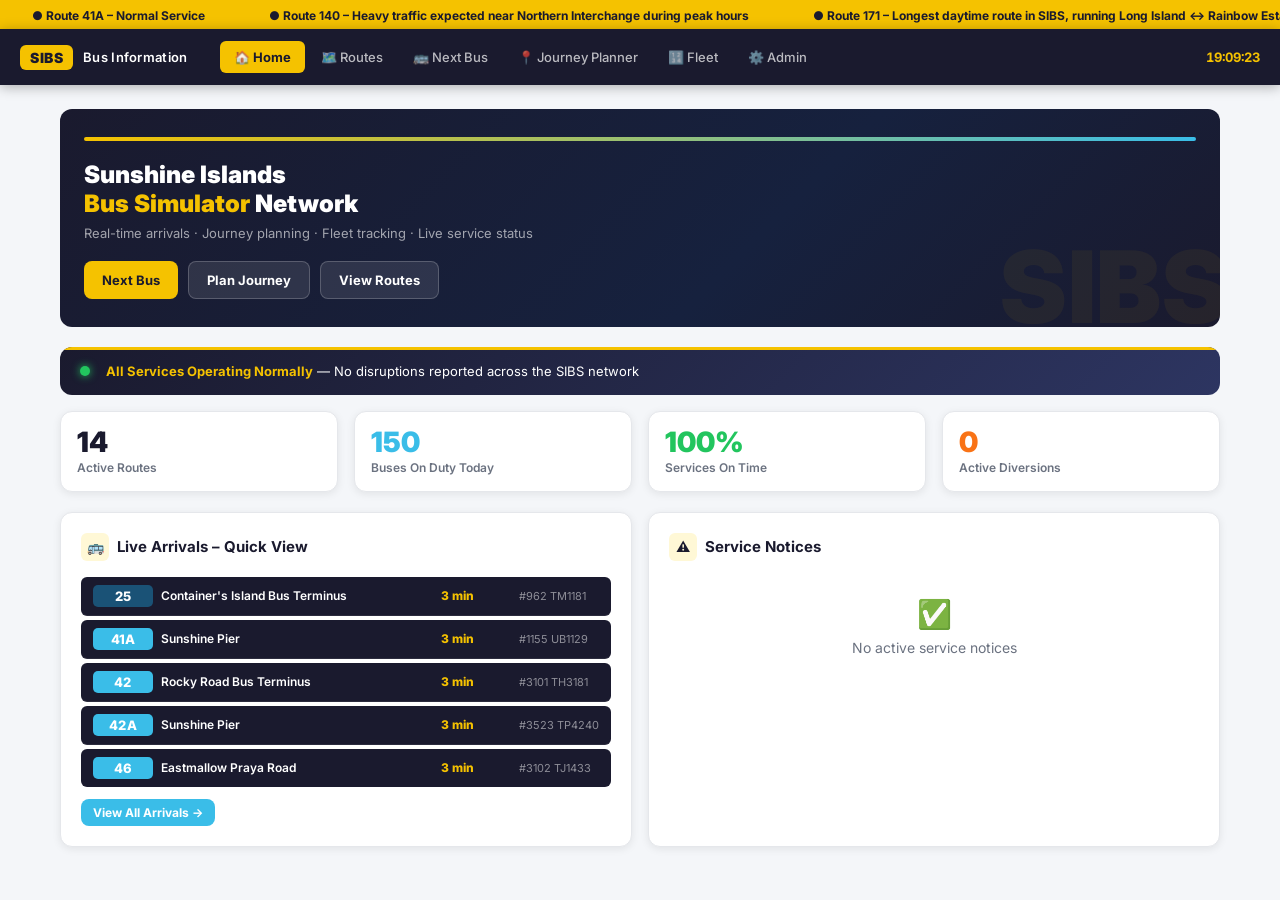
<file: sibsrouteplanner.html>
<!DOCTYPE html>
<html lang="en">
<head>
<meta charset="UTF-8"/>
<meta name="viewport" content="width=device-width, initial-scale=1.0"/>
<title>SIBS – Sunshine Islands Bus Simulator</title>
<style>
  @import url('https://fonts.googleapis.com/css2?family=Noto+Sans+HK:wght@400;500;700;900&family=Inter:wght@400;500;600;700&display=swap');

  :root {
    --yellow: #F5C200;
    --yellow-dark: #D4A800;
    --yellow-light: #FFF8D6;
    --blue: #3ABDE8;
    --blue-dark: #1A8CB5;
    --blue-light: #E8F8FD;
    --white: #FFFFFF;
    --bg: #F4F6F9;
    --text: #1A1A2E;
    --text-muted: #6B7280;
    --border: #E5E7EB;
    --card: #FFFFFF;
    --red: #EF4444;
    --green: #22C55E;
    --orange: #F97316;
    --shadow: 0 2px 8px rgba(0,0,0,0.08);
    --shadow-lg: 0 8px 24px rgba(0,0,0,0.12);
    --radius: 12px;
    --radius-sm: 8px;
  }

  * { box-sizing: border-box; margin: 0; padding: 0; }

  body {
    font-family: 'Inter', 'Noto Sans HK', sans-serif;
    background: var(--bg);
    color: var(--text);
    min-height: 100vh;
    font-size: 14px;
  }

  /* ===== TOP NAV ===== */
  #topnav {
    background: var(--text);
    padding: 0 20px;
    display: flex;
    align-items: center;
    height: 56px;
    gap: 0;
    position: sticky;
    top: 0;
    z-index: 100;
    box-shadow: 0 2px 12px rgba(0,0,0,0.3);
  }
  .logo-block {
    display: flex;
    align-items: center;
    gap: 10px;
    margin-right: 32px;
    text-decoration: none;
  }
  .logo-badge {
    background: var(--yellow);
    color: var(--text);
    font-weight: 900;
    font-size: 14px;
    padding: 4px 10px;
    border-radius: 6px;
    letter-spacing: 0.5px;
  }
  .logo-text {
    color: var(--white);
    font-size: 13px;
    font-weight: 600;
    letter-spacing: 0.3px;
  }
  .nav-links {
    display: flex;
    gap: 2px;
    flex: 1;
    overflow-x: auto;
  }
  .nav-btn {
    background: none;
    border: none;
    color: rgba(255,255,255,0.7);
    padding: 8px 14px;
    border-radius: 6px;
    cursor: pointer;
    font-size: 13px;
    font-weight: 500;
    white-space: nowrap;
    transition: all 0.15s;
    font-family: inherit;
  }
  .nav-btn:hover { background: rgba(255,255,255,0.1); color: #fff; }
  .nav-btn.active { background: var(--yellow); color: var(--text); font-weight: 700; }
  .nav-clock {
    color: var(--yellow);
    font-size: 13px;
    font-weight: 700;
    font-variant-numeric: tabular-nums;
    margin-left: auto;
    padding-left: 16px;
  }

  /* ===== MAIN ===== */
  #main { padding: 24px 20px; max-width: 1200px; margin: 0 auto; }

  /* ===== PAGE HEADER ===== */
  .page-header {
    margin-bottom: 24px;
  }
  .page-title {
    font-size: 22px;
    font-weight: 800;
    color: var(--text);
  }
  .page-title span { color: var(--blue-dark); }
  .page-sub {
    color: var(--text-muted);
    font-size: 13px;
    margin-top: 4px;
  }

  /* ===== CARDS ===== */
  .card {
    background: var(--card);
    border-radius: var(--radius);
    box-shadow: var(--shadow);
    padding: 20px;
    border: 1px solid var(--border);
  }
  .card-title {
    font-size: 15px;
    font-weight: 700;
    margin-bottom: 16px;
    display: flex;
    align-items: center;
    gap: 8px;
  }
  .card-title .icon {
    width: 28px; height: 28px;
    background: var(--yellow-light);
    border-radius: 6px;
    display: flex; align-items: center; justify-content: center;
    font-size: 14px;
  }

  /* ===== GRID ===== */
  .grid-2 { display: grid; grid-template-columns: 1fr 1fr; gap: 16px; }
  .grid-3 { display: grid; grid-template-columns: 1fr 1fr 1fr; gap: 16px; }
  .grid-4 { display: grid; grid-template-columns: repeat(4, 1fr); gap: 16px; }
  @media(max-width:900px) { .grid-4 { grid-template-columns: 1fr 1fr; } }
  @media(max-width:600px) { .grid-2,.grid-3 { grid-template-columns: 1fr; } }

  /* ===== STATUS BANNER ===== */
  .status-banner {
    background: linear-gradient(135deg, var(--text) 0%, #2d3561 100%);
    border-radius: var(--radius);
    padding: 16px 20px;
    margin-bottom: 20px;
    display: flex;
    align-items: center;
    gap: 16px;
    overflow: hidden;
    position: relative;
  }
  .status-banner::before {
    content: '';
    position: absolute;
    top: 0; left: 0; right: 0;
    height: 3px;
    background: var(--yellow);
  }
  .status-dot {
    width: 10px; height: 10px;
    border-radius: 50%;
    flex-shrink: 0;
  }
  .status-dot.green { background: var(--green); box-shadow: 0 0 8px var(--green); }
  .status-dot.red { background: var(--red); box-shadow: 0 0 8px var(--red); animation: pulse 1.5s infinite; }
  .status-dot.orange { background: var(--orange); box-shadow: 0 0 8px var(--orange); }
  @keyframes pulse { 0%,100%{opacity:1} 50%{opacity:0.4} }
  .status-text { color: #fff; font-size: 13px; }
  .status-text strong { color: var(--yellow); }

  /* ===== ROUTE TAG ===== */
  .route-tag {
    display: inline-flex;
    align-items: center;
    justify-content: center;
    background: var(--blue);
    color: #fff;
    font-weight: 800;
    font-size: 13px;
    padding: 3px 9px;
    border-radius: 5px;
    min-width: 44px;
    letter-spacing: 0.3px;
  }
  .route-tag.ftcc { background: var(--blue); }
  .route-tag.ft { background: #1A5276; }
  .route-tag.rebc { background: #7B241C; }
  .route-tag.csb { background: #1E8449; }
  .route-tag.hzii { background: #6C3483; }
  .route-tag.sibs { background: #B7950B; }

  /* ===== OPERATOR BADGE ===== */
  .op-badge {
    font-size: 11px;
    font-weight: 600;
    padding: 2px 7px;
    border-radius: 4px;
  }
  .op-badge.ftcc { background: #E8F8FD; color: var(--blue-dark); }
  .op-badge.ft { background: #D6EAF8; color: #1A5276; }
  .op-badge.rebc { background: #FDEDEC; color: #7B241C; }
  .op-badge.csb { background: #EAFAF1; color: #1E8449; }
  .op-badge.hzii { background: #F5EEF8; color: #6C3483; }

  /* ===== ROUTE LIST ===== */
  .route-item {
    display: flex;
    align-items: flex-start;
    gap: 14px;
    padding: 14px 0;
    border-bottom: 1px solid var(--border);
    cursor: pointer;
    transition: all 0.15s;
    border-radius: 8px;
    padding-left: 8px;
    margin-left: -8px;
  }
  .route-item:hover { background: var(--blue-light); }
  .route-item:last-child { border-bottom: none; }
  .route-meta { flex: 1; }
  .route-name { font-weight: 700; font-size: 14px; margin-bottom: 2px; }
  .route-via { font-size: 12px; color: var(--text-muted); }
  .route-info { display: flex; gap: 8px; align-items: center; margin-top: 6px; flex-wrap: wrap; }
  .pill {
    font-size: 11px;
    padding: 2px 8px;
    border-radius: 10px;
    font-weight: 600;
  }
  .pill.fare { background: var(--yellow-light); color: #92640A; }
  .pill.time { background: #F0F9FF; color: var(--blue-dark); }
  .pill.service { background: #F0FDF4; color: #15803D; }

  /* ===== FLEET BADGE ===== */
  .fleet-badge {
    background: var(--text);
    color: var(--yellow);
    font-size: 11px;
    font-weight: 700;
    padding: 2px 8px;
    border-radius: 4px;
    font-variant-numeric: tabular-nums;
    letter-spacing: 0.5px;
  }

  /* ===== ARRIVALS BOARD ===== */
  .arrivals-board {
    background: var(--text);
    border-radius: var(--radius);
    overflow: hidden;
    border: 2px solid var(--yellow);
  }
  .arrivals-header {
    background: var(--yellow);
    padding: 10px 16px;
    font-weight: 800;
    font-size: 13px;
    display: flex;
    align-items: center;
    justify-content: space-between;
  }
  .arrivals-row {
    display: grid;
    grid-template-columns: 70px 1fr 80px 90px 90px;
    gap: 8px;
    padding: 10px 16px;
    border-bottom: 1px solid rgba(255,255,255,0.08);
    align-items: center;
  }
  .arrivals-row:last-child { border-bottom: none; }
  .arrivals-row:hover { background: rgba(255,255,255,0.04); }
  .arr-route { }
  .arr-dest { color: #fff; font-size: 13px; font-weight: 600; }
  .arr-time {
    color: var(--yellow);
    font-weight: 800;
    font-size: 14px;
    font-variant-numeric: tabular-nums;
  }
  .arr-fleet { color: rgba(255,255,255,0.6); font-size: 11px; }
  .arr-status { font-size: 11px; font-weight: 600; }
  .arr-status.on-time { color: var(--green); }
  .arr-status.delayed { color: var(--red); }
  .arrivals-cols {
    display: grid;
    grid-template-columns: 70px 1fr 80px 90px 90px;
    gap: 8px;
    padding: 6px 16px;
    border-bottom: 1px solid rgba(255,255,255,0.15);
  }
  .arrivals-col-label { color: rgba(255,255,255,0.5); font-size: 10px; font-weight: 700; text-transform: uppercase; letter-spacing: 0.5px; }

  /* ===== STOP DETAIL ===== */
  .stop-row {
    display: flex;
    align-items: center;
    gap: 12px;
    padding: 8px 0;
    border-bottom: 1px solid var(--border);
    font-size: 13px;
  }
  .stop-row:last-child { border-bottom: none; }
  .stop-num {
    width: 24px; height: 24px;
    background: var(--blue);
    color: #fff;
    border-radius: 50%;
    display: flex; align-items: center; justify-content: center;
    font-size: 10px;
    font-weight: 700;
    flex-shrink: 0;
  }
  .stop-name { flex: 1; font-weight: 500; }
  .stop-time { color: var(--blue-dark); font-weight: 700; font-variant-numeric: tabular-nums; }
  .stop-delay { color: var(--red); font-size: 11px; font-weight: 600; }

  /* ===== JOURNEY PLANNER ===== */
  .planner-form {
    display: grid;
    grid-template-columns: 1fr 1fr auto;
    gap: 12px;
    align-items: end;
  }
  @media(max-width:700px) { .planner-form { grid-template-columns: 1fr; } }
  .form-group { display: flex; flex-direction: column; gap: 6px; }
  .form-label { font-size: 12px; font-weight: 600; color: var(--text-muted); text-transform: uppercase; letter-spacing: 0.5px; }
  .form-input {
    border: 1.5px solid var(--border);
    border-radius: var(--radius-sm);
    padding: 10px 12px;
    font-size: 13px;
    font-family: inherit;
    background: #fff;
    outline: none;
    transition: border-color 0.15s;
    width: 100%;
  }
  .form-input:focus { border-color: var(--blue); }
  .form-select {
    border: 1.5px solid var(--border);
    border-radius: var(--radius-sm);
    padding: 10px 12px;
    font-size: 13px;
    font-family: inherit;
    background: #fff;
    outline: none;
    cursor: pointer;
    width: 100%;
  }
  .btn {
    padding: 10px 20px;
    border-radius: var(--radius-sm);
    border: none;
    font-family: inherit;
    font-size: 13px;
    font-weight: 700;
    cursor: pointer;
    transition: all 0.15s;
    white-space: nowrap;
  }
  .btn-primary { background: var(--yellow); color: var(--text); }
  .btn-primary:hover { background: var(--yellow-dark); }
  .btn-blue { background: var(--blue); color: #fff; }
  .btn-blue:hover { background: var(--blue-dark); }
  .btn-ghost { background: transparent; border: 1.5px solid var(--border); color: var(--text); }
  .btn-ghost:hover { background: var(--bg); }
  .btn-danger { background: var(--red); color: #fff; }
  .btn-sm { padding: 6px 12px; font-size: 12px; }

  /* ===== JOURNEY RESULT ===== */
  .journey-option {
    border: 1.5px solid var(--border);
    border-radius: var(--radius);
    padding: 16px;
    margin-top: 12px;
    transition: all 0.15s;
    cursor: pointer;
  }
  .journey-option:hover { border-color: var(--blue); background: var(--blue-light); }
  .journey-option.best { border-color: var(--yellow); background: var(--yellow-light); }
  .journey-badge {
    font-size: 10px;
    font-weight: 700;
    text-transform: uppercase;
    padding: 2px 8px;
    border-radius: 10px;
    margin-bottom: 8px;
    display: inline-block;
  }
  .journey-badge.fastest { background: var(--green); color: #fff; }
  .journey-badge.cheapest { background: var(--yellow); color: var(--text); }
  .journey-badge.direct { background: var(--blue); color: #fff; }
  .journey-steps {
    display: flex;
    align-items: center;
    gap: 8px;
    flex-wrap: wrap;
    margin: 8px 0;
    font-size: 13px;
  }
  .journey-arrow { color: var(--text-muted); }
  .journey-footer {
    display: flex;
    gap: 16px;
    margin-top: 10px;
    font-size: 12px;
    color: var(--text-muted);
  }
  .journey-footer strong { color: var(--text); }

  /* ===== TIMETABLE ===== */
  .timetable-grid {
    display: grid;
    grid-template-columns: 1fr 1fr;
    gap: 16px;
  }
  @media(max-width:700px) { .timetable-grid { grid-template-columns: 1fr; } }
  .tt-period {
    padding: 8px 12px;
    background: var(--bg);
    border-radius: 6px;
    font-size: 12px;
    display: flex;
    justify-content: space-between;
    align-items: center;
    margin-bottom: 4px;
  }
  .tt-interval { color: var(--blue-dark); font-weight: 700; }

  /* ===== DIVERSION ===== */
  .diversion-banner {
    background: #FEF3C7;
    border: 1.5px solid #F59E0B;
    border-radius: var(--radius-sm);
    padding: 12px 16px;
    display: flex;
    gap: 10px;
    align-items: flex-start;
    margin-bottom: 8px;
  }
  .diversion-icon { font-size: 16px; flex-shrink: 0; }
  .diversion-text { font-size: 12px; }
  .diversion-text strong { font-size: 13px; display: block; margin-bottom: 2px; }

  /* ===== ADMIN ===== */
  .admin-section { margin-bottom: 28px; }
  .admin-section-title {
    font-size: 16px;
    font-weight: 800;
    margin-bottom: 14px;
    padding-bottom: 8px;
    border-bottom: 2px solid var(--yellow);
    display: flex;
    align-items: center;
    gap: 8px;
  }
  .admin-table {
    width: 100%;
    border-collapse: collapse;
    font-size: 13px;
  }
  .admin-table th {
    text-align: left;
    padding: 8px 12px;
    background: var(--bg);
    font-size: 11px;
    text-transform: uppercase;
    letter-spacing: 0.5px;
    color: var(--text-muted);
    font-weight: 700;
  }
  .admin-table td {
    padding: 10px 12px;
    border-bottom: 1px solid var(--border);
    vertical-align: middle;
  }
  .admin-table tr:last-child td { border-bottom: none; }
  .admin-table tr:hover td { background: var(--bg); }

  /* ===== TABS ===== */
  .tabs {
    display: flex;
    gap: 4px;
    margin-bottom: 20px;
    background: var(--border);
    padding: 4px;
    border-radius: var(--radius-sm);
    width: fit-content;
  }
  .tab {
    padding: 7px 16px;
    border-radius: 6px;
    border: none;
    background: none;
    font-family: inherit;
    font-size: 13px;
    font-weight: 600;
    cursor: pointer;
    color: var(--text-muted);
    transition: all 0.15s;
  }
  .tab.active { background: #fff; color: var(--text); box-shadow: var(--shadow); }

  /* ===== SEARCH ===== */
  .search-box {
    display: flex;
    gap: 8px;
    margin-bottom: 16px;
  }
  .search-input {
    flex: 1;
    border: 1.5px solid var(--border);
    border-radius: var(--radius-sm);
    padding: 9px 14px;
    font-size: 13px;
    font-family: inherit;
    outline: none;
  }
  .search-input:focus { border-color: var(--blue); }

  /* ===== STAT CARDS ===== */
  .stat-card {
    background: var(--card);
    border-radius: var(--radius);
    padding: 16px;
    border: 1px solid var(--border);
    box-shadow: var(--shadow);
  }
  .stat-num {
    font-size: 28px;
    font-weight: 900;
    color: var(--text);
    line-height: 1;
    margin-bottom: 4px;
  }
  .stat-label { font-size: 12px; color: var(--text-muted); font-weight: 600; }
  .stat-accent { color: var(--blue); }

  /* ===== MODAL (route detail) ===== */
  .modal-overlay {
    position: fixed; inset: 0;
    background: rgba(0,0,0,0.4);
    z-index: 200;
    display: flex; align-items: center; justify-content: center;
    padding: 20px;
  }
  .modal {
    background: #fff;
    border-radius: var(--radius);
    max-width: 700px;
    width: 100%;
    max-height: 85vh;
    overflow-y: auto;
    box-shadow: var(--shadow-lg);
  }
  .modal-header {
    padding: 20px;
    border-bottom: 1px solid var(--border);
    display: flex;
    align-items: center;
    gap: 12px;
    position: sticky; top: 0;
    background: #fff;
    z-index: 1;
  }
  .modal-body { padding: 20px; }
  .modal-close {
    margin-left: auto;
    background: var(--bg);
    border: none;
    width: 32px; height: 32px;
    border-radius: 50%;
    cursor: pointer;
    font-size: 16px;
    display: flex; align-items: center; justify-content: center;
  }

  /* ===== FLEET LIST ===== */
  .fleet-grid {
    display: grid;
    grid-template-columns: repeat(auto-fill, minmax(140px, 1fr));
    gap: 8px;
  }
  .fleet-card {
    background: var(--bg);
    border-radius: var(--radius-sm);
    padding: 10px 12px;
    border: 1px solid var(--border);
  }
  .fleet-num { font-size: 13px; font-weight: 800; color: var(--text); }
  .fleet-reg { font-size: 11px; color: var(--text-muted); font-family: monospace; }
  .fleet-route { font-size: 11px; color: var(--blue-dark); font-weight: 600; margin-top: 4px; }

  /* misc */
  .divider { height: 1px; background: var(--border); margin: 20px 0; }
  .text-center { text-align: center; }
  .mt-4 { margin-top: 4px; }
  .mt-8 { margin-top: 8px; }
  .mt-12 { margin-top: 12px; }
  .mt-16 { margin-top: 16px; }
  .flex { display: flex; }
  .gap-8 { gap: 8px; }
  .gap-12 { gap: 12px; }
  .items-center { align-items: center; }
  .justify-between { justify-content: space-between; }
  .flex-wrap { flex-wrap: wrap; }
  .text-muted { color: var(--text-muted); font-size: 12px; }
  .text-red { color: var(--red); }
  .text-green { color: var(--green); }
  .text-yellow { color: var(--yellow-dark); }
  .fw-700 { font-weight: 700; }
  .empty-state { text-align: center; padding: 40px 20px; color: var(--text-muted); }
  .empty-state .big { font-size: 40px; margin-bottom: 8px; }

  /* HOME hero */
  .hero {
    background: linear-gradient(135deg, var(--text) 0%, #16213E 60%, #1A1A2E 100%);
    border-radius: var(--radius);
    padding: 28px 24px;
    margin-bottom: 20px;
    position: relative;
    overflow: hidden;
  }
  .hero::after {
    content: 'SIBS';
    position: absolute;
    right: -10px; bottom: -20px;
    font-size: 100px;
    font-weight: 900;
    color: rgba(245,194,0,0.06);
    pointer-events: none;
  }
  .hero-strip {
    height: 4px;
    background: linear-gradient(90deg, var(--yellow) 0%, var(--blue) 100%);
    border-radius: 2px;
    margin-bottom: 20px;
  }
  .hero-title {
    color: #fff;
    font-size: 24px;
    font-weight: 900;
    line-height: 1.2;
    margin-bottom: 6px;
  }
  .hero-title span { color: var(--yellow); }
  .hero-sub { color: rgba(255,255,255,0.6); font-size: 13px; margin-bottom: 20px; }
  .hero-btns { display: flex; gap: 10px; flex-wrap: wrap; }
  .hero-btn {
    padding: 10px 18px;
    border-radius: var(--radius-sm);
    font-family: inherit;
    font-size: 13px;
    font-weight: 700;
    cursor: pointer;
    border: none;
    transition: all 0.15s;
  }
  .hero-btn-primary { background: var(--yellow); color: var(--text); }
  .hero-btn-primary:hover { background: var(--yellow-dark); }
  .hero-btn-secondary { background: rgba(255,255,255,0.1); color: #fff; border: 1.5px solid rgba(255,255,255,0.2); }
  .hero-btn-secondary:hover { background: rgba(255,255,255,0.18); }

  /* admin warn */
  .admin-header {
    background: linear-gradient(135deg, #1A1A2E, #2d1a5e);
    border-radius: var(--radius);
    padding: 16px 20px;
    margin-bottom: 24px;
    display: flex;
    align-items: center;
    gap: 12px;
    border-left: 4px solid var(--yellow);
  }
  .admin-header-text { color: #fff; }
  .admin-header-text strong { color: var(--yellow); font-size: 15px; display: block; }
  .admin-header-text span { font-size: 12px; color: rgba(255,255,255,0.6); }

  /* inline edit */
  .inline-edit-input {
    border: 1.5px solid var(--blue);
    border-radius: 4px;
    padding: 4px 8px;
    font-family: inherit;
    font-size: 13px;
    width: 100%;
  }

  /* scrollbar */
  ::-webkit-scrollbar { width: 6px; height: 6px; }
  ::-webkit-scrollbar-track { background: transparent; }
  ::-webkit-scrollbar-thumb { background: var(--border); border-radius: 3px; }

  .page { display: none; }
  .page.active { display: block; }

  /* live ticker */
  .ticker-wrap {
    background: var(--yellow);
    overflow: hidden;
    padding: 6px 0;
    position: relative;
  }
  .ticker {
    display: inline-flex;
    animation: ticker 40s linear infinite;
    white-space: nowrap;
  }
  .ticker-item {
    padding: 0 32px;
    font-size: 12px;
    font-weight: 700;
    color: var(--text);
  }
  .ticker-item::before { content: '●  '; }
  @keyframes ticker { 0%{transform:translateX(0)} 100%{transform:translateX(-50%)} }

  .badge-peak {
    background: var(--orange);
    color: #fff;
    font-size: 10px;
    font-weight: 700;
    padding: 1px 6px;
    border-radius: 3px;
  }
  .badge-additional {
    background: #7C3AED;
    color: #fff;
    font-size: 10px;
    font-weight: 700;
    padding: 1px 6px;
    border-radius: 3px;
  }
  .badge-sp {
    background: var(--text-muted);
    color: #fff;
    font-size: 10px;
    font-weight: 700;
    padding: 1px 6px;
    border-radius: 3px;
  }

  .section-divider {
    display: flex;
    align-items: center;
    gap: 10px;
    margin: 20px 0 12px;
    font-size: 12px;
    font-weight: 700;
    color: var(--text-muted);
    text-transform: uppercase;
    letter-spacing: 0.5px;
  }
  .section-divider::before,.section-divider::after {
    content: '';
    flex: 1;
    height: 1px;
    background: var(--border);
  }
</style>
</head>
<body>

<!-- TICKER -->
<div class="ticker-wrap">
  <div class="ticker" id="tickerEl">
    <span class="ticker-item">Route 41A – Normal Service</span>
    <span class="ticker-item">Route 140 – Heavy traffic expected near Northern Interchange during peak hours</span>
    <span class="ticker-item">Route 171 – Longest daytime route in SIBS, running Long Island ↔ Rainbow Estate</span>
    <span class="ticker-item">Route 46 – Running at reduced frequency off-peak (1 bus all day)</span>
    <span class="ticker-item">Route U47 – University shuttle for staff and students only</span>
    <span class="ticker-item">S1/S2 – Sightseeing open-top service: S1 daytime, S2 evening</span>
    <span class="ticker-item">Route 41A – Normal Service</span>
    <span class="ticker-item">Route 140 – Heavy traffic expected near Northern Interchange during peak hours</span>
    <span class="ticker-item">Route 171 – Longest daytime route in SIBS, running Long Island ↔ Rainbow Estate</span>
    <span class="ticker-item">Route 46 – Running at reduced frequency off-peak (1 bus all day)</span>
    <span class="ticker-item">Route U47 – University shuttle for staff and students only</span>
    <span class="ticker-item">S1/S2 – Sightseeing open-top service: S1 daytime, S2 evening</span>
  </div>
</div>

<!-- NAV -->
<nav id="topnav">
  <div class="logo-block">
    <div class="logo-badge">SIBS</div>
    <span class="logo-text">Bus Information</span>
  </div>
  <div class="nav-links">
    <button class="nav-btn active" onclick="showPage('home',this)">🏠 Home</button>
    <button class="nav-btn" onclick="showPage('routes',this)">🗺️ Routes</button>
    <button class="nav-btn" onclick="showPage('arrivals',this)">🚌 Next Bus</button>
    <button class="nav-btn" onclick="showPage('planner',this)">📍 Journey Planner</button>
    <button class="nav-btn" onclick="showPage('fleet',this)">🔢 Fleet</button>
    <button class="nav-btn" onclick="showPage('admin',this)">⚙️ Admin</button>
  </div>
  <div class="nav-clock" id="navClock">00:00:00</div>
</nav>

<div id="main">

<!-- ===== HOME ===== -->
<div class="page active" id="page-home">
  <div class="hero">
    <div class="hero-strip"></div>
    <div class="hero-title">Sunshine Islands<br/><span>Bus Simulator</span> Network</div>
    <div class="hero-sub">Real-time arrivals · Journey planning · Fleet tracking · Live service status</div>
    <div class="hero-btns">
      <button class="hero-btn hero-btn-primary" onclick="showPage('arrivals',document.querySelectorAll('.nav-btn')[2])">Next Bus</button>
      <button class="hero-btn hero-btn-secondary" onclick="showPage('planner',document.querySelectorAll('.nav-btn')[3])">Plan Journey</button>
      <button class="hero-btn hero-btn-secondary" onclick="showPage('routes',document.querySelectorAll('.nav-btn')[1])">View Routes</button>
    </div>
  </div>

  <!-- Status banners -->
  <div id="statusBanners"></div>

  <div class="grid-4" style="margin-bottom:20px">
    <div class="stat-card">
      <div class="stat-num" id="statRoutes">14</div>
      <div class="stat-label">Active Routes</div>
    </div>
    <div class="stat-card">
      <div class="stat-num stat-accent" id="statBuses">0</div>
      <div class="stat-label">Buses On Duty Today</div>
    </div>
    <div class="stat-card">
      <div class="stat-num" style="color:var(--green)" id="statOnTime">–</div>
      <div class="stat-label">Services On Time</div>
    </div>
    <div class="stat-card">
      <div class="stat-num" style="color:var(--orange)" id="statDiversions">0</div>
      <div class="stat-label">Active Diversions</div>
    </div>
  </div>

  <div class="grid-2">
    <div class="card">
      <div class="card-title"><div class="icon">🚌</div> Live Arrivals – Quick View</div>
      <div id="homeArrivals"></div>
      <div style="margin-top:12px">
        <button class="btn btn-blue btn-sm" onclick="showPage('arrivals',document.querySelectorAll('.nav-btn')[2])">View All Arrivals →</button>
      </div>
    </div>
    <div class="card">
      <div class="card-title"><div class="icon">⚠️</div> Service Notices</div>
      <div id="homeNotices"></div>
    </div>
  </div>
</div>

<!-- ===== ROUTES ===== -->
<div class="page" id="page-routes">
  <div class="page-header">
    <div class="page-title">Route <span>Explorer</span></div>
    <div class="page-sub">Browse all routes, stops, timetables and today's fleet allocation</div>
  </div>
  <div class="search-box">
    <input class="search-input" id="routeSearch" placeholder="Search routes, stops or destinations…" oninput="filterRoutes()"/>
    <select class="form-select" style="width:160px" id="opFilter" onchange="filterRoutes()">
      <option value="">All Operators</option>
      <option value="ftcc">FTCC</option>
      <option value="ft">Forever Transit</option>
      <option value="rebc">REBC</option>
      <option value="csb">Cityscape Bus</option>
      <option value="hzii">Horizon Group II</option>
    </select>
  </div>
  <div class="card">
    <div id="routeList"></div>
  </div>
</div>

<!-- ===== ARRIVALS ===== -->
<div class="page" id="page-arrivals">
  <div class="page-header">
    <div class="page-title">Next <span>Bus</span></div>
    <div class="page-sub">Real-time arrivals based on timetable and daily fleet allocation</div>
  </div>
  <div class="card" style="margin-bottom:16px">
    <div class="flex gap-12 items-center flex-wrap">
      <div class="form-group" style="flex:1;min-width:200px">
        <label class="form-label">Select Stop</label>
        <select class="form-select" id="stopSelector" onchange="updateArrivals()">
          <option value="">– Choose a stop –</option>
        </select>
      </div>
      <div class="form-group">
        <label class="form-label">Filter Route</label>
        <select class="form-select" id="arrRouteFilter" onchange="updateArrivals()">
          <option value="">All Routes</option>
        </select>
      </div>
    </div>
  </div>
  <div id="arrivalsBoardWrap">
    <div class="empty-state"><div class="big">🚏</div>Select a stop above to see live arrivals</div>
  </div>
</div>

<!-- ===== PLANNER ===== -->
<div class="page" id="page-planner">
  <div class="page-header">
    <div class="page-title">Journey <span>Planner</span></div>
    <div class="page-sub">Find the fastest or cheapest route between any two stops in SIBS</div>
  </div>
  <div class="card" style="margin-bottom:16px">
    <div class="card-title"><div class="icon">📍</div> Plan Your Journey</div>
    <div class="planner-form">
      <div class="form-group">
        <label class="form-label">From</label>
        <select class="form-select" id="planFrom"><option value="">– Origin –</option></select>
      </div>
      <div class="form-group">
        <label class="form-label">To</label>
        <select class="form-select" id="planTo"><option value="">– Destination –</option></select>
      </div>
      <button class="btn btn-primary" onclick="planJourney()" style="margin-top:2px">Search</button>
    </div>
    <div style="margin-top:10px; display:flex; gap:8px; align-items:center">
      <button class="btn btn-ghost btn-sm" onclick="swapStops()">⇅ Swap</button>
      <span class="text-muted">Tip: results show cheapest & quickest options with interchanges</span>
    </div>
  </div>
  <div id="planResults"></div>
</div>

<!-- ===== FLEET ===== -->
<div class="page" id="page-fleet">
  <div class="page-header">
    <div class="page-title">Fleet <span>Registry</span></div>
    <div class="page-sub">Today's allocation across all routes — reshuffled daily within fleet series</div>
  </div>
  <div class="tabs" id="fleetTabs">
    <button class="tab active" onclick="showFleetTab('all',this)">All Buses</button>
    <button class="tab" onclick="showFleetTab('25',this)">Rt 25</button>
    <button class="tab" onclick="showFleetTab('41A',this)">Rt 41A</button>
    <button class="tab" onclick="showFleetTab('140',this)">Rt 140/140P</button>
    <button class="tab" onclick="showFleetTab('171',this)">Rt 171</button>
    <button class="tab" onclick="showFleetTab('473',this)">Rt 473</button>
    <button class="tab" onclick="showFleetTab('S1S2',this)">S1/S2</button>
    <button class="tab" onclick="showFleetTab('U47',this)">U47</button>
  </div>
  <div class="card">
    <div id="fleetDisplay"></div>
  </div>
</div>

<!-- ===== ADMIN ===== -->
<div class="page" id="page-admin">
  <div class="admin-header">
    <div style="font-size:24px">⚙️</div>
    <div class="admin-header-text">
      <strong>Admin Panel</strong>
      <span>Manage fleet allocations, diversions, and route changes for the day</span>
    </div>
  </div>

  <div class="tabs">
    <button class="tab active" onclick="showAdminTab('allocation',this)">Fleet Allocation</button>
    <button class="tab" onclick="showAdminTab('diversions',this)">Diversions</button>
    <button class="tab" onclick="showAdminTab('operators',this)">CSB / HZII / REBC</button>
    <button class="tab" onclick="showAdminTab('timetable',this)">Timetable Override</button>
  </div>

  <!-- Allocation -->
  <div id="admin-allocation">
    <div class="admin-section">
      <div class="admin-section-title">🔄 Daily Fleet Allocation</div>
      <p class="text-muted" style="margin-bottom:12px">Buses are auto-shuffled daily within their fleet series. Override any allocation below. One bus can only serve one route at a time.</p>
      <div style="display:flex;gap:8px;margin-bottom:16px;flex-wrap:wrap">
        <button class="btn btn-primary" onclick="reshuffleAll()">🔀 Reshuffle All (New Day)</button>
        <button class="btn btn-ghost" onclick="resetToDefault()">↺ Reset to Default</button>
      </div>
      <div id="allocationTable"></div>
    </div>
  </div>

  <!-- Diversions -->
  <div id="admin-diversions" style="display:none">
    <div class="admin-section">
      <div class="admin-section-title">⚠️ Diversion Notices</div>
      <div class="card" style="margin-bottom:16px">
        <div class="card-title">Add New Diversion</div>
        <div class="grid-2" style="gap:12px;margin-bottom:12px">
          <div class="form-group">
            <label class="form-label">Route</label>
            <select class="form-select" id="divRoute">
              <option value="">Select Route</option>
            </select>
          </div>
          <div class="form-group">
            <label class="form-label">Type</label>
            <select class="form-select" id="divType">
              <option value="diversion">Diversion</option>
              <option value="delay">Expected Delays</option>
              <option value="cancellation">Partial Cancellation</option>
              <option value="extra">Extra Services</option>
            </select>
          </div>
        </div>
        <div class="form-group" style="margin-bottom:12px">
          <label class="form-label">Notice Message</label>
          <input class="form-input" id="divMessage" placeholder="e.g. Route diverted via Central Road due to road works at Sunshine Station"/>
        </div>
        <div class="form-group" style="margin-bottom:12px">
          <label class="form-label">Affected Stops (comma separated)</label>
          <input class="form-input" id="divStops" placeholder="e.g. Sunshine Station, Central Hospital"/>
        </div>
        <button class="btn btn-primary" onclick="addDiversion()">Add Notice</button>
      </div>
      <div id="diversionList"></div>
    </div>
  </div>

  <!-- Operators -->
  <div id="admin-operators" style="display:none">
    <div class="admin-section">
      <div class="admin-section-title">🚌 Third-Party Operator Schedules</div>
      <p class="text-muted" style="margin-bottom:16px">Enter fleet numbers and timetable info for CSB, HZII and REBC. These are managed manually by admins.</p>
      <div class="tabs">
        <button class="tab active" onclick="showOpTab('csb',this)">Cityscape Bus (CSB)</button>
        <button class="tab" onclick="showOpTab('hzii',this)">Horizon Group (HZII)</button>
        <button class="tab" onclick="showOpTab('rebc',this)">REBC</button>
      </div>
      <div id="op-csb"><div id="csbTable"></div></div>
      <div id="op-hzii" style="display:none"><div id="hziiTable"></div></div>
      <div id="op-rebc" style="display:none"><div id="rebcTable"></div></div>
    </div>
  </div>

  <!-- Timetable override -->
  <div id="admin-timetable" style="display:none">
    <div class="admin-section">
      <div class="admin-section-title">🕐 Timetable Overrides</div>
      <p class="text-muted" style="margin-bottom:16px">Temporarily adjust service intervals for specific routes today.</p>
      <div id="timetableOverrideList"></div>
    </div>
  </div>
</div>

</div><!-- /main -->

<!-- ROUTE DETAIL MODAL -->
<div class="modal-overlay" id="routeModal" style="display:none" onclick="closeModal(event)">
  <div class="modal" id="routeModalContent">
    <div class="modal-header" id="routeModalHeader"></div>
    <div class="modal-body" id="routeModalBody"></div>
  </div>
</div>

<script>
// ============================================================
// DATA
// ============================================================

// Fleet series definitions
const FLEET_SERIES = {
  'S_SMALL': { range: [7, 15], name: 'Open-top (7–15 series)' },
  'S_900': { range: [954, 990], name: '900s series' },
  'S_1000': { range: [1000, 1039], name: '1000s series' },
  'S_1140': { range: [1140, 1189], name: '1140s series' },
  'S_2210': { range: [2210, 2234], name: '2210s series' },
  'S_3100': { range: [3100, 3110], name: '3100s series' },
  'S_3520': { range: [3520, 3529], name: '3520s series' },
  'S_7730': { range: [7730, 7735], name: '7730s series' },
};

function getFleetSeries(num) {
  const n = parseInt(num);
  if (n >= 7 && n <= 15) return 'S_SMALL';
  if (n >= 954 && n <= 990) return 'S_900';
  if (n >= 1000 && n <= 1039) return 'S_1000';
  if (n >= 1140 && n <= 1189) return 'S_1140';
  if (n >= 2210 && n <= 2234) return 'S_2210';
  if (n >= 3100 && n <= 3110) return 'S_3100';
  if (n >= 3520 && n <= 3529) return 'S_3520';
  if (n >= 7730 && n <= 7735) return 'S_7730';
  return null;
}

// Master fleet list (fleet# → reg)
const FLEET_MASTER = {
  // Route 25
  954:'TL3548',955:'TL5872',956:'TL6660',982:'TN7067',961:'TM1214',
  963:'TM2911',962:'TM1181',981:'TN6489',
  // Route 41A
  1164:'UB6170',1155:'UB1129',1156:'UB1300',1158:'UB2588',
  1157:'UB1727',1165:'UB7792',1166:'UB8090',
  2221:'PH3088',2234:'PJ309',2220:'PH2839',
  2222:'PH3172',2230:'PH8910',2231:'PH9274',
  // Route 42
  3101:'TH3181',3103:'TJ5834',3104:'TJ7062',3105:'TK908',3110:'TM8098',
  // 42A/49A
  2213:'PG8393',3523:'TP4240',3524:'TP7838',2218:'PH1012',3520:'TN7440',
  2219:'PH1927',3528:'TR1127',3529:'TR2172',969:'TN370',
  // Route 46
  3102:'TJ1433',3109:'TL7456',3100:'TH308',
  // Route 47
  2210:'PG7818',2211:'PG8025',2223:'PH3681',2227:'PH6188',
  2229:'PH8736',2225:'PH4710',2226:'PH4944',
  2232:'PH9491',2233:'PH9739',2224:'PH3923',
  // Route 140/140P
  1018:'VM1401',1019:'VM3082',1020:'VM3808',1021:'VM4123',1022:'VM4871',
  1034:'VP5699',1036:'VP2818',1037:'VP4003',1038:'VP6016',1039:'VP6960',
  1001:'VH9082',1002:'VH9771',1003:'VJ4079',1004:'VJ4472',1005:'VJ5972',
  1006:'VJ6229',1007:'VK2655',1008:'VK3053',1009:'VK7100',1030:'VN9222',
  1000:'VH8707',1017:'VL9682',1147:'UA1372',1160:'UB3928',1161:'UB3929',
  1162:'UB4208',1180:'UC9327',1181:'UD140',
  959:'TL8820',960:'TM290',978:'TN5125',979:'TN5363',990:'TP9436',
  1163:'UB4817',1148:'UA1867',1146:'UA936',
  // Route 142
  1183:'UD142',1168:'UB9111',3107:'TK4032',1167:'UB8562',1159:'UB2981',
  2228:'PH6303',1169:'UC307',1189:'UF2450',
  // Route 148/141P
  1176:'UC4241',1177:'UC7806',1178:'UC8202',1179:'UC8933',1185:'UE8280',
  1186:'UE8346',1173:'UC2482',1184:'UD148',1175:'UC3236',1149:'UA2088',
  1151:'UA6277',1152:'UA6794',1174:'UC2980',1143:'TZ8361',
  1182:'UD141',1153:'UA8661',1150:'UA5919',970:'TN1880',
  // Route 171
  1031:'VP3440',1032:'VP3717',1033:'VP5596',1035:'VP2807',
  957:'TL7839',973:'TN3067',968:'TM7088',980:'TN6110',983:'TN7622',
  1023:'VM5619',984:'TN8432',1011:'VL3650',1012:'VL4277',1013:'VL6412',
  1028:'VN1806',1029:'VN4771',1024:'VM5643',958:'TL8645',972:'TN2632',
  // Route 246X
  1172:'UC1491',1170:'UC1094',1171:'UC1228',3108:'TK7343',
  // Route 473
  1142:'TZ8288',1154:'UA9726',2217:'PG9608',1187:'UE8441',1188:'UE9981',
  2214:'PG8771',2215:'PG9213',2216:'PG9602',1145:'UA241',
  1140:'TZ3829',1144:'TZ9370',1141:'TZ4415',
  // S1/S2
  7:'HB9230',8:'HC2341',9:'HC6583',
  // U47
  7730:'ZE7321',7732:'ZE9616',7733:'ZF915',7735:'ZF3180',
  7731:'ZE9220',7734:'ZF2182',
};

// Route definitions
const ROUTES = [
  {
    id:'25', name:'Route 25', operator:'ft',
    from:'Long Island Ferry Pier', to:"Container's Island Bus Terminus",
    via:'Northern, Dove Island, Hospital Island',
    journey:'19–24 min', fare:'$5.4', service:'05:30–00:30', interval:'5–30 min',
    zone:'Zone 1', type:'inner',
    color:'#1A5276',
    timetable:[
      {dir:"To Container's Island", periods:[
        {hours:'05:30–07:00',interval:'10–15 min'},
        {hours:'07:00–09:00',interval:'7–10 min'},
        {hours:'09:00–20:00',interval:'10–15 min'},
        {hours:'20:00–00:30',interval:'15–20 min'},
      ]},
      {dir:'To Long Island Ferry Pier', periods:[
        {hours:'05:30–07:00',interval:'10–15 min'},
        {hours:'07:00–09:00',interval:'7–10 min'},
        {hours:'09:00–20:00',interval:'10–15 min'},
        {hours:'20:00–00:30',interval:'15–20 min'},
      ]},
    ],
    stops:[
      'Long Island Ferry Pier','Long Island East','Dove Estate','Dove Hill',
      'Hospital Island Praya Road','Addi City','Timelapse Mall',
      'Western Harbour Tunnel Interchange','Northern','Maple Lane',
      "Container's Island Bus Terminus"
    ],
    fleet:[
      {num:954,type:'regular'},{num:955,type:'regular'},{num:956,type:'regular'},
      {num:982,type:'regular'},{num:961,type:'regular'},{num:963,type:'regular'},
      {num:962,type:'regular'},{num:981,type:'peak'},
    ],
    diversions:[],
  },
  {
    id:'41A', name:'Route 41A', operator:'ftcc',
    from:'Northern Beach', to:'Sunshine Pier',
    via:'Norton Town Center, Northern Interchange, Central, Southern',
    journey:'18–20 min', fare:'$5.4', service:'05:30–00:30', interval:'5–30 min',
    zone:'Zone 4', type:'inner',
    color:'#1A8CB5',
    timetable:[
      {dir:'To Northern Beach', periods:[
        {hours:'05:40–07:00',interval:'10–15 min'},
        {hours:'07:00–17:30',interval:'8–10 min'},
        {hours:'17:30–19:00',interval:'5–8 min'},
        {hours:'19:00–23:00',interval:'10–12 min'},
        {hours:'23:00–00:30',interval:'15 min'},
      ]},
      {dir:'To Sunshine Pier', periods:[
        {hours:'05:30–07:00',interval:'10–15 min'},
        {hours:'07:00–09:00',interval:'5–8 min'},
        {hours:'09:00–15:30',interval:'7–10 min'},
        {hours:'15:30–19:00',interval:'5–8 min'},
        {hours:'19:00–23:00',interval:'10–12 min'},
        {hours:'23:00–00:30',interval:'15 min'},
      ]},
    ],
    stops:[
      'Northern Beach','Northern Beach Estate','Norton Town Center',
      'Norton Road','Panorama Heights','Northern Interchange',
      'Central Hospital','Maple Lane','Sunshine Station','Southern',
      'Sunshine Pier'
    ],
    fleet:[
      {num:1164,type:'regular'},{num:1155,type:'regular'},{num:1156,type:'regular'},
      {num:1158,type:'regular'},{num:2221,type:'regular'},{num:1157,type:'regular'},
      {num:2234,type:'regular'},{num:2220,type:'regular'},{num:1165,type:'regular'},
      {num:1166,type:'regular'},{num:2222,type:'peak'},{num:2230,type:'peak'},
      {num:2231,type:'peak'},
    ],
    diversions:[],
  },
  {
    id:'42', name:'Route 42', operator:'ftcc',
    from:'Southern Central', to:'Rocky Road Bus Terminus',
    via:'Sunshine Station, Central Hospital, Northern Interchange, North Island Estate',
    journey:'19–25 min', fare:'$4.8', service:'06:00–23:00', interval:'10–30 min',
    zone:'Zone 4', type:'inner',
    color:'#1A8CB5',
    timetable:[
      {dir:'To Rocky Road', periods:[
        {hours:'06:00–07:00',interval:'20–30 min'},
        {hours:'07:00–09:00',interval:'10–15 min'},
        {hours:'09:00–15:30',interval:'15–20 min'},
        {hours:'15:30–19:00',interval:'10–15 min'},
        {hours:'19:00–23:00',interval:'20–30 min'},
      ]},
      {dir:'To Southern Central', periods:[
        {hours:'06:30–07:00',interval:'20–30 min'},
        {hours:'07:00–09:00',interval:'10–15 min'},
        {hours:'09:00–15:30',interval:'15–20 min'},
        {hours:'15:30–19:00',interval:'10–15 min'},
        {hours:'19:00–23:00',interval:'20–30 min'},
      ]},
    ],
    stops:[
      'Southern Central','Southern','Sunshine Station',
      'Central Hospital','Maple Lane','Northern Interchange',
      'North Island Estate Shopping Centre','North Island Estate - Rocky Tower',
      'Rocky Road Bus Terminus'
    ],
    fleet:[
      {num:3101,type:'regular'},{num:3103,type:'regular'},{num:3104,type:'regular'},
      {num:3105,type:'regular'},{num:3110,type:'regular'},
    ],
    diversions:[],
  },
  {
    id:'42A', name:'Route 42A / 49A', operator:'ftcc',
    from:'Rocky Road Bus Terminus', to:'Sunshine Pier',
    via:'North Island Estate Shopping Centre, Northern Interchange, Central Hospital, Sunshine Station',
    journey:'24 min', fare:'$5.4', service:'05:30–01:30', interval:'5–50 min',
    zone:'Zone 4', type:'inner',
    color:'#1A8CB5',
    timetable:[
      {dir:'To Sunshine Pier (42A)', periods:[
        {hours:'05:30–07:00',interval:'10–20 min'},
        {hours:'07:00–09:20',interval:'6–10 min'},
        {hours:'09:20–15:30',interval:'10–20 min'},
        {hours:'15:30–19:00',interval:'6–13 min'},
        {hours:'19:00–22:00',interval:'10–20 min'},
        {hours:'22:00–01:10',interval:'13–30 min'},
      ]},
      {dir:'To Rocky Road (42A)', periods:[
        {hours:'05:40–07:00',interval:'10–20 min'},
        {hours:'07:00–09:00',interval:'6–10 min'},
        {hours:'09:00–15:30',interval:'10–20 min'},
        {hours:'15:30–19:00',interval:'6–13 min'},
        {hours:'19:00–22:00',interval:'10–20 min'},
        {hours:'22:00–01:30',interval:'15–30 min'},
      ]},
    ],
    stops:[
      'Rocky Road Bus Terminus','North Island Hill Peak','North Island Hill',
      'Downhill Estate','North Island Estate Shopping Centre',
      'Panorama Heights','Northern Interchange','Central Hospital',
      'Maple Lane','Sunshine Station','Southern','Sunshine Pier'
    ],
    fleet:[
      {num:2213,type:'regular'},{num:3523,type:'regular'},{num:3524,type:'regular'},
      {num:2218,type:'regular'},{num:3520,type:'regular'},{num:2219,type:'regular'},
      {num:3528,type:'peak'},{num:3529,type:'peak'},{num:969,type:'additional_42A'},
    ],
    diversions:[],
  },
  {
    id:'46', name:'Route 46', operator:'ftcc',
    from:'Lunar Point', to:'Eastmallow Praya Road',
    via:'Moon Island West, Northern Interchange',
    journey:'15–20 min', fare:'$3.6', service:'06:00–22:30', interval:'15–60 min',
    zone:'Zone 4', type:'inner',
    color:'#1A8CB5',
    timetable:[
      {dir:'Both Directions', periods:[
        {hours:'06:00–07:20',interval:'30–60 min'},
        {hours:'07:20–09:00',interval:'15–20 min'},
        {hours:'09:00–15:30',interval:'30–60 min'},
        {hours:'15:30–19:20',interval:'15–20 min'},
        {hours:'19:20–22:30',interval:'30–60 min'},
      ]},
    ],
    stops:[
      'Lunar Point','Lunar Bay','Moon Island West','Eastmallow Estate',
      'Eastmallow Praya Street','Northern Interchange','Eastmallow Praya Road'
    ],
    fleet:[
      {num:3102,type:'regular'},{num:3109,type:'peak'},{num:3100,type:'peak'},
    ],
    diversions:[],
  },
  {
    id:'47', name:'Route 47', operator:'ftcc',
    from:'Sun Central Street', to:'Norton Town Center',
    via:'Southern, Eastmallow, Sunshine University, North Island Estate',
    journey:'25–35 min', fare:'$6.1', service:'06:00–23:30', interval:'8–20 min',
    zone:'Zone 4', type:'inner',
    color:'#1A8CB5',
    timetable:[
      {dir:'To Norton Town Center', periods:[
        {hours:'06:00–07:00',interval:'15–20 min'},
        {hours:'07:00–09:00',interval:'8–12 min'},
        {hours:'09:00–15:30',interval:'12–18 min'},
        {hours:'15:30–19:20',interval:'8–12 min'},
        {hours:'19:20–23:30',interval:'15–20 min'},
      ]},
      {dir:'To Sun Central Street', periods:[
        {hours:'06:00–07:00',interval:'15–20 min'},
        {hours:'07:00–09:00',interval:'8–12 min'},
        {hours:'09:00–15:30',interval:'12–18 min'},
        {hours:'15:30–19:20',interval:'8–12 min'},
        {hours:'19:20–23:30',interval:'15–20 min'},
      ]},
    ],
    stops:[
      'Sun Central Street','Southern Central','Southern Market','Southern',
      'Eastmallow Praya Road','Eastmallow Praya Street','Eastmallow Estate',
      'Sunshine University','Panorama Heights','North Island Estate Shopping Centre',
      'North Island Hill','Norton Garden','Norton Town Center'
    ],
    fleet:[
      {num:2210,type:'regular'},{num:2211,type:'regular'},{num:2223,type:'regular'},
      {num:2227,type:'regular'},{num:2229,type:'regular'},{num:2225,type:'regular'},
      {num:2226,type:'regular'},{num:2232,type:'peak'},{num:2233,type:'peak'},
      {num:2224,type:'peak'},
    ],
    diversions:[],
  },
  {
    id:'140', name:'Route 140 / 140P', operator:'ft',
    from:'Long Island Ferry Pier', to:'Sunshine Pier',
    via:'Long Island East, Dove Island, Western Harbour Tunnel Interchange, Northern Interchange, Central',
    journey:'27–31 min', fare:'$11.4', service:'05:40–01:00', interval:'2–15 min',
    zone:'Inter-zone (Zone 1 + Zone 4)', type:'interzone',
    color:'#1A5276',
    timetable:[
      {dir:'To Sunshine Pier', periods:[
        {hours:'05:40–07:00',interval:'5–10 min'},
        {hours:'07:00–09:00',interval:'2–5 min'},
        {hours:'09:00–15:30',interval:'5–8 min'},
        {hours:'15:30–19:20',interval:'2–5 min'},
        {hours:'19:20–22:00',interval:'5–8 min'},
        {hours:'22:00–01:00',interval:'8–15 min'},
      ]},
      {dir:'To Long Island Ferry Pier', periods:[
        {hours:'06:20–07:00',interval:'5–10 min'},
        {hours:'07:00–09:00',interval:'2–5 min'},
        {hours:'09:00–15:30',interval:'5–8 min'},
        {hours:'15:30–19:20',interval:'2–5 min'},
        {hours:'19:20–22:00',interval:'5–8 min'},
        {hours:'22:00–01:00',interval:'8–15 min'},
      ]},
    ],
    stops:[
      'Long Island Ferry Pier','Long Island East','N Park',
      'East Long Island Hospital','Dove Estate','Dove Hill',
      'Timelapse Mall','Addi City','Western Harbour Tunnel Interchange',
      'Northern Interchange','Central Hospital','Maple Lane',
      'Sunshine Station','Southern','Sunshine Pier'
    ],
    fleet:[
      {num:1018,type:'regular'},{num:1019,type:'regular'},{num:1020,type:'regular'},
      {num:1021,type:'regular'},{num:1022,type:'regular'},{num:1034,type:'regular'},
      {num:1036,type:'regular'},{num:1037,type:'regular'},{num:1038,type:'regular'},
      {num:1039,type:'regular'},{num:1001,type:'regular'},{num:1002,type:'regular'},
      {num:1003,type:'regular'},{num:1004,type:'regular'},{num:1005,type:'regular'},
      {num:1006,type:'regular'},{num:1007,type:'regular'},{num:1008,type:'regular'},
      {num:1009,type:'regular'},{num:1030,type:'regular'},{num:1000,type:'regular'},
      {num:1017,type:'regular'},{num:1147,type:'regular'},{num:1160,type:'regular'},
      {num:1161,type:'regular'},{num:1162,type:'regular'},{num:1180,type:'regular'},
      {num:1181,type:'regular'},{num:959,type:'peak'},{num:960,type:'peak'},
      {num:978,type:'peak'},{num:979,type:'peak'},{num:990,type:'peak'},
      {num:1163,type:'peak'},{num:1148,type:'peak'},{num:1146,type:'peak'},
    ],
    diversions:[],
  },
  {
    id:'142', name:'Route 142', operator:'rebc',
    from:'Dove Estate', to:'Sunshine Pier',
    via:'Hospital Island, Western Harbour Tunnel Interchange, Sunshine Station, Central',
    journey:'22–28 min', fare:'$8.2', service:'06:00–23:30', interval:'8–20 min',
    zone:'Inter-zone (Zone 1 + Zone 4)', type:'interzone',
    color:'#7B241C',
    timetable:[
      {dir:'Both Directions', periods:[
        {hours:'06:00–07:00',interval:'15–20 min'},
        {hours:'07:00–09:00',interval:'8–12 min'},
        {hours:'09:00–15:30',interval:'12–18 min'},
        {hours:'15:30–19:20',interval:'8–12 min'},
        {hours:'19:20–23:30',interval:'15–20 min'},
      ]},
    ],
    stops:[
      'Dove Estate','Dove Hill','Roblox HQ','Dove Fire Station',
      'Hospital Island Praya Road','Timelapse Mall','Addi City',
      'Western Harbour Tunnel Interchange','Northern Interchange',
      'Central Hospital','Maple Lane','Sunshine Station','Southern','Sunshine Pier'
    ],
    fleet:[
      {num:1183,type:'regular'},{num:1168,type:'regular'},{num:3107,type:'regular'},
      {num:1167,type:'regular'},{num:1159,type:'regular'},
      {num:2228,type:'peak'},{num:1169,type:'peak'},{num:1189,type:'peak'},
    ],
    diversions:[],
  },
  {
    id:'148', name:'Route 148 / 141P', operator:'ftcc',
    from:'Norton Town Center', to:"Container's Island Bus Terminus",
    via:'Rocky Road, North Island Estate, Northern Interchange, Western Harbour Tunnel, Dove Island',
    journey:'30–40 min', fare:'$9.8', service:'05:30–23:30', interval:'8–20 min',
    zone:'Inter-zone (Zone 1 + Zone 4)', type:'interzone',
    color:'#1A8CB5',
    timetable:[
      {dir:'To Containers Island', periods:[
        {hours:'05:30–07:00',interval:'12–15 min'},
        {hours:'07:00–09:00',interval:'6–10 min'},
        {hours:'09:00–15:30',interval:'12–18 min'},
        {hours:'15:30–19:20',interval:'8–12 min'},
        {hours:'19:20–23:30',interval:'15–20 min'},
      ]},
      {dir:'To Norton Town Center', periods:[
        {hours:'05:30–07:00',interval:'12–15 min'},
        {hours:'07:00–09:00',interval:'6–10 min'},
        {hours:'09:00–15:30',interval:'12–18 min'},
        {hours:'15:30–19:20',interval:'8–12 min'},
        {hours:'19:20–23:30',interval:'15–20 min'},
      ]},
    ],
    stops:[
      'Norton Town Center','Norton Garden','North Island Estate Shopping Centre',
      'Panorama Heights','Rocky Road Bus Terminus','Northern Interchange',
      'Western Harbour Tunnel Interchange','Addi City','Timelapse Mall',
      'Dove Fire Station','Roblox HQ','Dove Hill','Dove Estate',
      "Container's Island Bus Terminus"
    ],
    fleet:[
      {num:1176,type:'regular'},{num:1177,type:'regular'},{num:1178,type:'regular'},
      {num:1179,type:'regular'},{num:1185,type:'regular'},{num:1186,type:'regular'},
      {num:1173,type:'regular'},{num:1184,type:'regular'},{num:1175,type:'regular'},
      {num:1149,type:'regular'},{num:1151,type:'regular'},{num:1152,type:'regular'},
      {num:1174,type:'regular'},{num:1143,type:'regular'},
      {num:1182,type:'peak'},{num:1153,type:'peak'},{num:1150,type:'peak'},
      {num:970,type:'additional'},
    ],
    diversions:[],
  },
  {
    id:'171', name:'Route 171', operator:'ft',
    from:'Long Island Ferry Pier', to:'Rainbow Estate Complex',
    via:'Long Island, Zone 1, Central, Alexander, Zone 7 Interchange',
    journey:'45–60 min', fare:'$14.2', service:'05:30–00:30', interval:'5–20 min',
    zone:'Inter-zone (Zone 1 + 4 + 7)', type:'interzone',
    color:'#1A5276',
    timetable:[
      {dir:'To Rainbow Estate Complex', periods:[
        {hours:'05:30–07:00',interval:'10–15 min'},
        {hours:'07:00–09:00',interval:'5–8 min'},
        {hours:'09:00–15:30',interval:'8–12 min'},
        {hours:'15:30–19:20',interval:'5–8 min'},
        {hours:'19:20–22:00',interval:'8–12 min'},
        {hours:'22:00–00:30',interval:'12–20 min'},
      ]},
      {dir:'To Long Island Ferry Pier', periods:[
        {hours:'05:30–07:00',interval:'10–15 min'},
        {hours:'07:00–09:00',interval:'5–8 min'},
        {hours:'09:00–15:30',interval:'8–12 min'},
        {hours:'15:30–19:20',interval:'5–8 min'},
        {hours:'19:20–22:00',interval:'8–12 min'},
        {hours:'22:00–00:30',interval:'12–20 min'},
      ]},
    ],
    stops:[
      'Long Island Ferry Pier','Long Island East','N Park',
      'East Long Island Hospital','Western Harbour Tunnel Interchange',
      'Northern Interchange','Central Hospital','Maple Lane',
      'Southern Central','Southern','Bird Bridge',
      'Zone 7 Interchange','Alexander','Alexander Shopping Centre',
      'Mo Shopping Centre','East Door Estate','Rainbow Estate Complex'
    ],
    fleet:[
      {num:1031,type:'regular'},{num:1032,type:'regular'},{num:1033,type:'regular'},
      {num:1035,type:'regular'},{num:957,type:'regular'},{num:973,type:'regular'},
      {num:968,type:'regular'},{num:980,type:'regular'},{num:983,type:'regular'},
      {num:1023,type:'regular'},{num:984,type:'regular'},{num:1011,type:'regular'},
      {num:1012,type:'regular'},{num:1013,type:'regular'},
      {num:1028,type:'peak'},{num:1029,type:'peak'},{num:1024,type:'peak'},
      {num:958,type:'peak'},{num:972,type:'peak'},
    ],
    diversions:[],
  },
  {
    id:'246X', name:'Route 246X', operator:'rebc',
    from:'Eastmallow Praya Road', to:'Timelapse Mall (Circular)',
    via:"Northern Plaza, Central, Container's Island (AM peak special)",
    journey:'20–30 min', fare:'$7.5', service:'07:00–09:30', interval:'15–25 min',
    zone:'Inter-zone (Zone 1 + Zone 4)', type:'interzone',
    color:'#7B241C',
    timetable:[
      {dir:'Circular / AM Peak Special', periods:[
        {hours:'07:00–09:30',interval:'15–25 min'},
      ]},
    ],
    stops:[
      'Eastmallow Praya Road','Eastmallow Praya Street','Northern Interchange',
      'Northern Plaza','Maple Lane','Timelapse Mall','Addi City',
      "Container's Island Bus Terminus"
    ],
    fleet:[
      {num:1172,type:'peak'},{num:1170,type:'peak'},
      {num:1171,type:'peak'},{num:3108,type:'peak'},
    ],
    diversions:[],
  },
  {
    id:'473', name:'Route 473', operator:'csb',
    from:'Lunar Point', to:'Leafy Bay',
    via:'YiYan Estate, YiYan, Zone 7 Interchange, Southern, Central, Northern Interchange',
    journey:'16–27 min', fare:'$10.8', service:'06:00–23:00', interval:'8–20 min',
    zone:'Inter-zone (Zone 4 + Zone 7)', type:'interzone',
    color:'#1E8449',
    timetable:[
      {dir:'Both Directions', periods:[
        {hours:'06:00–07:20',interval:'15–20 min'},
        {hours:'07:20–09:00',interval:'8–12 min'},
        {hours:'09:00–15:30',interval:'12–18 min'},
        {hours:'15:30–19:20',interval:'8–12 min'},
        {hours:'19:20–23:00',interval:'15–20 min'},
      ]},
    ],
    stops:[
      'Lunar Point','Lunar Bay','Northern Interchange','Central Hospital',
      'Maple Lane','Southern','Southern Central','Bird Bridge',
      'Zone 7 Interchange','YiYan Road','YiYan','YiYan Estate',
      'Sindy Garden','Leafy Bay'
    ],
    fleet:[
      {num:1142,type:'regular'},{num:1154,type:'regular'},{num:2217,type:'regular'},
      {num:1187,type:'regular'},{num:1188,type:'regular'},{num:2214,type:'regular'},
      {num:2215,type:'regular'},{num:2216,type:'regular'},{num:1145,type:'regular'},
      {num:1140,type:'peak'},{num:1144,type:'peak'},{num:1141,type:'peak'},
    ],
    diversions:[],
  },
  {
    id:'S1S2', name:'Route S1 / S2', operator:'ft',
    from:'Sun Central Street', to:'Circular Sightseeing',
    via:'Northern Interchange, Long Island, Sunshine Pier, Southern',
    journey:'45–60 min', fare:'$15.0', service:'S1: 09:00–18:00 | S2: 18:30–23:00', interval:'20–30 min',
    zone:'Inter-zone Sightseeing', type:'special',
    color:'#B7950B',
    timetable:[
      {dir:'S1 – Daytime (09:00–18:00)', periods:[
        {hours:'09:00–18:00',interval:'20–30 min'},
      ]},
      {dir:'S2 – Evening (18:30–23:00)', periods:[
        {hours:'18:30–23:00',interval:'20–30 min'},
      ]},
    ],
    stops:[
      'Sun Central Street','Sunshine Pier','Sunshine Station',
      'Northern Interchange','Long Island Ferry Pier','Dove Estate',
      'Southern','Sun Central Street'
    ],
    fleet:[
      {num:7,type:'regular'},{num:8,type:'regular'},{num:9,type:'regular'},
    ],
    diversions:[],
  },
  {
    id:'U47', name:'Route U47', operator:'ft',
    from:'Hotel Symbol', to:'North Sunshine University',
    via:'Sunshine University Southern Campus, Sunshine University Main Campus',
    journey:'8–12 min', fare:'Free (students/staff)', service:'07:00–22:00', interval:'10–20 min',
    zone:'Zone 4 – University Shuttle', type:'special',
    color:'#5B2C6F',
    timetable:[
      {dir:'Both Directions', periods:[
        {hours:'07:00–09:00',interval:'10 min'},
        {hours:'09:00–15:30',interval:'15–20 min'},
        {hours:'15:30–19:20',interval:'10 min'},
        {hours:'19:20–22:00',interval:'15–20 min'},
      ]},
    ],
    stops:[
      'Hotel Symbol','Sunshine University (Main Campus)',
      'X.Y.Zhen College','North Sunshine University'
    ],
    fleet:[
      {num:7730,type:'regular'},{num:7732,type:'regular'},
      {num:7733,type:'regular'},{num:7735,type:'regular'},
      {num:7731,type:'additional'},{num:7734,type:'additional'},
    ],
    diversions:[],
  },
];

// All stops combined (for selectors)
const ALL_STOPS = [...new Set(ROUTES.flatMap(r=>r.stops))].sort();

// State
let state = {
  currentAllocation: {}, // routeId -> [fleet nums]
  diversions: [],
  timetableOverrides: {},
  thirdParty: { csb:[], hzii:[], rebc:[] },
  currentDay: new Date().toDateString(),
};

// ============================================================
// CLOCK
// ============================================================
function updateClock() {
  const now = new Date();
  const h = String(now.getHours()).padStart(2,'0');
  const m = String(now.getMinutes()).padStart(2,'0');
  const s = String(now.getSeconds()).padStart(2,'0');
  document.getElementById('navClock').textContent = `${h}:${m}:${s}`;
}
setInterval(updateClock,1000); updateClock();

// ============================================================
// PEAK HOURS CHECK
// ============================================================
function isPeakHour(date) {
  date = date || new Date();
  const h = date.getHours(), m = date.getMinutes();
  const mins = h*60+m;
  return (mins >= 7*60+20 && mins < 9*60) || (mins >= 15*60+30 && mins < 19*60+20);
}

// ============================================================
// DAILY SHUFFLE
// ============================================================
function shuffleArray(arr) {
  const a = [...arr];
  for(let i=a.length-1;i>0;i--) {
    const j = Math.floor(Math.random()*(i+1));
    [a[i],a[j]] = [a[j],a[i]];
  }
  return a;
}

function initAllocation() {
  // Seed by day so allocation is stable per day
  const dayStr = new Date().toDateString();
  const seed = dayStr.split('').reduce((a,c)=>a+c.charCodeAt(0),0);
  let rngState = seed;
  function rng() { rngState = (rngState * 1664525 + 1013904223) & 0xFFFFFFFF; return (rngState >>> 0) / 0xFFFFFFFF; }
  function seededShuffle(arr) {
    const a = [...arr];
    for(let i=a.length-1;i>0;i--) { const j=Math.floor(rng()*(i+1)); [a[i],a[j]]=[a[j],a[i]]; }
    return a;
  }

  // Build pools by fleet series, shuffle within series
  const fleetByRoute = {};
  ROUTES.forEach(route => {
    const byType = { regular:[], peak:[], additional:[] };
    route.fleet.forEach(f => {
      const type = f.type === 'additional' || f.type === 'additional_42A' ? 'additional' : f.type;
      byType[type].push(f.num);
    });
    // Shuffle each type group within their fleet series
    const shuffleGroup = (nums) => {
      if(nums.length < 2) return nums;
      const series = getFleetSeries(nums[0]);
      // Get all buses in same series that are in this group
      return seededShuffle(nums);
    };
    fleetByRoute[route.id] = {
      regular: shuffleGroup(byType.regular),
      peak: shuffleGroup(byType.peak),
      additional: shuffleGroup(byType.additional),
    };
  });
  state.currentAllocation = fleetByRoute;
}

// ============================================================
// PAGES
// ============================================================
function showPage(id, btn) {
  document.querySelectorAll('.page').forEach(p=>p.classList.remove('active'));
  document.querySelectorAll('.nav-btn').forEach(b=>b.classList.remove('active'));
  document.getElementById('page-'+id).classList.add('active');
  if(btn) btn.classList.add('active');

  // Lazy init page content
  if(id==='routes') renderRoutes();
  if(id==='arrivals') initArrivals();
  if(id==='planner') initPlanner();
  if(id==='fleet') renderFleet('all');
  if(id==='admin') renderAdmin();
  if(id==='home') renderHome();
}

// ============================================================
// HOME
// ============================================================
function renderHome() {
  // Stat: buses on duty
  let totalBuses = 0;
  const peak = isPeakHour();
  ROUTES.forEach(r => {
    const alloc = state.currentAllocation[r.id] || {};
    totalBuses += (alloc.regular||[]).length + (peak ? (alloc.peak||[]).length : 0);
  });
  document.getElementById('statBuses').textContent = totalBuses;

  const divCount = state.diversions.length;
  document.getElementById('statDiversions').textContent = divCount;
  document.getElementById('statOnTime').textContent = divCount === 0 ? '100%' : Math.round((1 - divCount/ROUTES.length)*100) + '%';

  // Status banners
  const sb = document.getElementById('statusBanners');
  if(state.diversions.length === 0) {
    sb.innerHTML = `<div class="status-banner" style="margin-bottom:16px">
      <div class="status-dot green"></div>
      <div class="status-text"><strong>All Services Operating Normally</strong> — No disruptions reported across the SIBS network</div>
    </div>`;
  } else {
    sb.innerHTML = state.diversions.map(d=>`
      <div class="status-banner" style="margin-bottom:8px">
        <div class="status-dot ${d.type==='cancellation'?'red':'orange'}"></div>
        <div class="status-text"><strong>Route ${d.route}</strong> — ${d.message}</div>
      </div>`).join('');
  }

  // Home arrivals (first 5)
  const now = new Date();
  const homeArrivals = document.getElementById('homeArrivals');
  const upcomingAll = [];
  ROUTES.slice(0,6).forEach(route => {
    const mins = getNextBusMins(route, now);
    const alloc = state.currentAllocation[route.id] || {};
    const buses = alloc.regular || [];
    upcomingAll.push({ route, mins, bus: buses[0] });
  });
  upcomingAll.sort((a,b)=>a.mins-b.mins);
  homeArrivals.innerHTML = upcomingAll.slice(0,5).map(({route,mins,bus})=>`
    <div class="arrivals-row" style="color:#ccc;background:var(--text);border-radius:6px;margin-bottom:4px;font-size:12px;display:grid;grid-template-columns:60px 1fr 70px 80px;gap:8px;padding:8px 12px;align-items:center">
      <span class="route-tag ${route.operator}">${route.id}</span>
      <span style="color:#fff;font-weight:600;font-size:12px">${route.to}</span>
      <span style="color:var(--yellow);font-weight:800">${mins===0?'Now':`${mins} min`}</span>
      <span style="color:rgba(255,255,255,0.5);font-size:11px">${bus ? `#${bus} ${FLEET_MASTER[bus]||''}` : '—'}</span>
    </div>`).join('');

  // Notices
  const hn = document.getElementById('homeNotices');
  if(state.diversions.length===0) {
    hn.innerHTML = `<div class="empty-state" style="padding:20px"><div class="big" style="font-size:28px">✅</div><p>No active service notices</p></div>`;
  } else {
    hn.innerHTML = state.diversions.map(d=>`
      <div class="diversion-banner">
        <div class="diversion-icon">${d.type==='cancellation'?'🚫':d.type==='delay'?'⏱️':'⚠️'}</div>
        <div class="diversion-text">
          <strong>Route ${d.route} – ${d.type.charAt(0).toUpperCase()+d.type.slice(1)}</strong>
          ${d.message}
          ${d.stops ? `<div class="mt-4" style="color:var(--text-muted)">Affected: ${d.stops}</div>` : ''}
        </div>
      </div>`).join('');
  }
}

// ============================================================
// ROUTES
// ============================================================
function renderRoutes(filter='',opFilter='') {
  const list = document.getElementById('routeList');
  let routes = ROUTES;
  if(filter) {
    const f = filter.toLowerCase();
    routes = routes.filter(r =>
      r.id.toLowerCase().includes(f) ||
      r.name.toLowerCase().includes(f) ||
      r.from.toLowerCase().includes(f) ||
      r.to.toLowerCase().includes(f) ||
      r.via.toLowerCase().includes(f) ||
      r.stops.some(s=>s.toLowerCase().includes(f))
    );
  }
  if(opFilter) routes = routes.filter(r=>r.operator===opFilter);

  if(routes.length===0) {
    list.innerHTML = `<div class="empty-state"><div class="big">🔍</div><p>No routes match your search</p></div>`;
    return;
  }

  list.innerHTML = routes.map(r => {
    const hasDiversion = state.diversions.some(d=>d.route===r.id);
    const alloc = state.currentAllocation[r.id] || {};
    const activeBuses = (alloc.regular||[]).length;
    const peakBuses = (alloc.peak||[]).length;
    return `
    <div class="route-item" onclick="openRouteModal('${r.id}')">
      <span class="route-tag ${r.operator}" style="font-size:15px;padding:6px 10px">${r.id}</span>
      <div class="route-meta">
        <div class="route-name">${r.from} ↔ ${r.to}</div>
        <div class="route-via">via ${r.via}</div>
        <div class="route-info">
          <span class="pill fare">💵 ${r.fare}</span>
          <span class="pill time">⏱ ${r.journey}</span>
          <span class="pill service">🕐 ${r.service}</span>
          <span class="op-badge ${r.operator}">${r.operator.toUpperCase()}</span>
          <span class="text-muted">${activeBuses} buses${peakBuses>0?' +'+peakBuses+' peak':''}</span>
          ${hasDiversion ? '<span style="color:var(--orange);font-size:11px;font-weight:700">⚠️ Notice</span>' : ''}
        </div>
      </div>
      <div style="color:var(--text-muted);font-size:18px">›</div>
    </div>`;
  }).join('');
}

function filterRoutes() {
  const q = document.getElementById('routeSearch').value;
  const op = document.getElementById('opFilter').value;
  renderRoutes(q, op);
}

// ============================================================
// ROUTE MODAL
// ============================================================
function openRouteModal(id) {
  const route = ROUTES.find(r=>r.id===id);
  if(!route) return;

  const diversion = state.diversions.filter(d=>d.route===id);
  const alloc = state.currentAllocation[id] || {};
  const peak = isPeakHour();
  const now = new Date();
  const nextMins = getNextBusMins(route, now);

  // Stops with estimated times
  const baseTime = new Date(now.getTime() + nextMins*60000);
  const stopInterval = parseInt(route.journey) / (route.stops.length - 1);

  document.getElementById('routeModalHeader').innerHTML = `
    <span class="route-tag ${route.operator}" style="font-size:18px;padding:8px 14px">${route.id}</span>
    <div>
      <div style="font-weight:800;font-size:16px">${route.name}</div>
      <div style="color:var(--text-muted);font-size:12px">${route.zone} · ${route.operator.toUpperCase()}</div>
    </div>
    <button class="modal-close" onclick="closeModal()">✕</button>
  `;

  let stopsHtml = route.stops.map((stop,i) => {
    const t = new Date(baseTime.getTime() + i*stopInterval*60000);
    const h = String(t.getHours()).padStart(2,'0');
    const m = String(t.getMinutes()).padStart(2,'0');
    const isDelay = Math.random() < 0.15;
    const delayMin = isDelay ? Math.floor(Math.random()*4)+1 : 0;
    return `
    <div class="stop-row">
      <div class="stop-num">${i+1}</div>
      <div class="stop-name">${stop}</div>
      <div class="stop-time">${h}:${m}</div>
      ${delayMin>0 ? `<div class="stop-delay">+${delayMin} min</div>` : ''}
    </div>`;
  }).join('');

  let fleetHtml = '';
  ['regular','peak','additional'].forEach(type => {
    const buses = alloc[type] || [];
    if(buses.length===0) return;
    const label = type==='regular' ? '🚌 Regular Allocation' : type==='peak' ? '⏰ Peak Hours Only' : '➕ Additional (Peak)';
    const show = type==='peak'||type==='additional' ? peak : true;
    fleetHtml += `<div class="section-divider">${label}</div>`;
    fleetHtml += `<div class="fleet-grid">` + buses.map(num => `
      <div class="fleet-card" style="${!show?'opacity:0.4':''}">
        <div class="fleet-num">#${num}</div>
        <div class="fleet-reg">${FLEET_MASTER[num]||'—'}</div>
        <div class="fleet-route">${show?'On duty':'Off duty'}</div>
      </div>`).join('') + `</div>`;
  });

  let ttHtml = route.timetable.map(tt => `
    <div style="margin-bottom:16px">
      <div style="font-weight:700;margin-bottom:8px;font-size:13px">${tt.dir}</div>
      ${tt.periods.map(p=>`
        <div class="tt-period">
          <span>${p.hours}</span>
          <span class="tt-interval">${p.interval}</span>
        </div>`).join('')}
    </div>`).join('');

  let divHtml = diversion.length > 0 ? diversion.map(d=>`
    <div class="diversion-banner">
      <div class="diversion-icon">⚠️</div>
      <div class="diversion-text">
        <strong>${d.type.charAt(0).toUpperCase()+d.type.slice(1)}</strong>
        ${d.message}
        ${d.stops ? `<div class="mt-4 text-muted">Affected stops: ${d.stops}</div>` : ''}
      </div>
    </div>`).join('') : '';

  document.getElementById('routeModalBody').innerHTML = `
    <div style="display:grid;grid-template-columns:1fr 1fr;gap:12px;margin-bottom:16px">
      <div class="stat-card"><div class="stat-num" style="font-size:20px">${route.fare}</div><div class="stat-label">Full Fare</div></div>
      <div class="stat-card"><div class="stat-num" style="font-size:20px">${nextMins===0?'Now':nextMins+' min'}</div><div class="stat-label">Next Bus</div></div>
    </div>
    <div style="margin-bottom:8px"><strong>🚌 Route:</strong> ${route.from} → ${route.to}</div>
    <div style="margin-bottom:8px"><strong>📍 Via:</strong> ${route.via}</div>
    <div style="margin-bottom:16px"><strong>⏱ Journey:</strong> ${route.journey} · <strong>🕐 Service:</strong> ${route.service} · <strong>Interval:</strong> ${route.interval}</div>
    ${divHtml}
    <div class="section-divider">📍 Stops & Estimated Arrivals (Next Bus)</div>
    ${stopsHtml}
    <div class="section-divider">📋 Timetable</div>
    ${ttHtml}
    <div class="section-divider">🚌 Today's Fleet</div>
    ${fleetHtml}
  `;

  document.getElementById('routeModal').style.display = 'flex';
}

function closeModal(e) {
  if(!e || e.target===document.getElementById('routeModal')) {
    document.getElementById('routeModal').style.display = 'none';
  }
}

// ============================================================
// ARRIVALS
// ============================================================
function initArrivals() {
  // Populate stop selector
  const sel = document.getElementById('stopSelector');
  if(sel.options.length <= 1) {
    ALL_STOPS.forEach(s => {
      const o = document.createElement('option');
      o.value = s; o.textContent = s;
      sel.appendChild(o);
    });
  }
  // Route filter
  const rf = document.getElementById('arrRouteFilter');
  if(rf.options.length <= 1) {
    ROUTES.forEach(r => {
      const o = document.createElement('option');
      o.value = r.id; o.textContent = r.id + ' – ' + r.to;
      rf.appendChild(o);
    });
  }
}

function getNextBusMins(route, now) {
  // Determine interval based on time of day
  const h = now.getHours(), m = now.getMinutes();
  const mins = h*60+m;
  let interval = 15; // default
  const peak = isPeakHour(now);
  if(peak) interval = 6;
  else if(mins < 7*60) interval = 15;
  else interval = 12;

  // Next bus based on interval from last departure
  const startMins = 5*60+30; // 05:30
  const elapsed = mins - startMins;
  if(elapsed < 0) return startMins - mins;
  const remainder = elapsed % interval;
  return remainder === 0 ? 0 : interval - remainder;
}

function updateArrivals() {
  const stop = document.getElementById('stopSelector').value;
  const routeFilter = document.getElementById('arrRouteFilter').value;
  if(!stop) return;

  const now = new Date();
  const wrap = document.getElementById('arrivalsBoardWrap');

  // Find routes serving this stop
  let servingRoutes = ROUTES.filter(r => r.stops.includes(stop));
  if(routeFilter) servingRoutes = servingRoutes.filter(r=>r.id===routeFilter);

  if(servingRoutes.length===0) {
    wrap.innerHTML = `<div class="empty-state"><div class="big">🚏</div><p>No routes serve this stop</p></div>`;
    return;
  }

  // Build arrivals
  const arrivals = [];
  servingRoutes.forEach(route => {
    const diversion = state.diversions.find(d=>d.route===route.id);
    const alloc = state.currentAllocation[route.id] || {};
    const peak = isPeakHour(now);

    // Both directions
    [route.from, route.to].forEach(dest => {
      if(dest === stop) return;
      const stopIdx = route.stops.indexOf(stop);
      const baseNextMins = getNextBusMins(route, now);
      const travelToStop = stopIdx * (parseInt(route.journey) / (route.stops.length-1));

      // Show next 3 departures
      for(let i=0;i<3;i++) {
        const minsAway = Math.round(baseNextMins + travelToStop + i*getNextBusMins(route,now)*2);
        const buses = alloc.regular || [];
        const bus = buses[i % (buses.length||1)];
        const arrTime = new Date(now.getTime() + minsAway*60000);
        const hh = String(arrTime.getHours()).padStart(2,'0');
        const mm = String(arrTime.getMinutes()).padStart(2,'0');

        // Delay simulation
        const divertedStop = diversion && diversion.stops && diversion.stops.includes(stop);
        const delayed = divertedStop || Math.random() < 0.1;
        const delayMins = delayed ? Math.floor(Math.random()*5)+1 : 0;

        arrivals.push({
          route, dest, minsAway, hh, mm, bus, delayed, delayMins, diversion
        });
      }
    });
  });

  arrivals.sort((a,b)=>a.minsAway-b.minsAway);

  wrap.innerHTML = `
    <div class="arrivals-board">
      <div class="arrivals-header">
        <span>🚏 ${stop}</span>
        <span style="font-weight:400;font-size:11px">Updated ${new Date().toLocaleTimeString()}</span>
      </div>
      <div class="arrivals-cols">
        <div class="arrivals-col-label">Route</div>
        <div class="arrivals-col-label">Destination</div>
        <div class="arrivals-col-label">Arrives</div>
        <div class="arrivals-col-label">Fleet</div>
        <div class="arrivals-col-label">Status</div>
      </div>
      ${arrivals.slice(0,12).map(a=>`
        <div class="arrivals-row">
          <span class="route-tag ${a.route.operator}">${a.route.id}</span>
          <span class="arr-dest">${a.dest}</span>
          <span class="arr-time">${a.minsAway===0?'NOW':a.minsAway+' min'}</span>
          <span class="arr-fleet">${a.bus ? '#'+a.bus+' '+((FLEET_MASTER[a.bus]||'').substring(0,6)) : '—'}</span>
          <span class="arr-status ${a.delayed?'delayed':'on-time'}">${a.delayed?`+${a.delayMins}min delay`:'On time'}</span>
        </div>`).join('')}
    </div>
  `;
}

// Auto-refresh arrivals
setInterval(()=>{ if(document.getElementById('page-arrivals').classList.contains('active')) updateArrivals(); }, 30000);

// ============================================================
// JOURNEY PLANNER
// ============================================================
function initPlanner() {
  const from = document.getElementById('planFrom');
  const to = document.getElementById('planTo');
  if(from.options.length <= 1) {
    ALL_STOPS.forEach(s => {
      [from,to].forEach(sel => {
        const o = document.createElement('option');
        o.value = s; o.textContent = s;
        sel.appendChild(o);
      });
    });
  }
}

function swapStops() {
  const f = document.getElementById('planFrom');
  const t = document.getElementById('planTo');
  const tmp = f.value; f.value = t.value; t.value = tmp;
}

function planJourney() {
  const from = document.getElementById('planFrom').value;
  const to = document.getElementById('planTo').value;
  const results = document.getElementById('planResults');

  if(!from || !to) {
    results.innerHTML = `<div class="card"><p class="text-muted">Please select both an origin and a destination.</p></div>`;
    return;
  }
  if(from===to) {
    results.innerHTML = `<div class="card"><p class="text-muted">Origin and destination are the same stop.</p></div>`;
    return;
  }

  const options = [];

  // Find direct routes
  ROUTES.forEach(route => {
    const fi = route.stops.indexOf(from);
    const ti = route.stops.indexOf(to);
    if(fi >= 0 && ti >= 0 && fi !== ti) {
      const stops = Math.abs(ti - fi);
      const journeyMins = Math.round(stops * parseInt(route.journey) / (route.stops.length-1));
      const fare = parseFloat(route.fare.replace('$',''));
      options.push({
        type:'direct',
        routes:[route],
        stops: [from, to],
        totalMins: journeyMins,
        totalFare: fare,
        transfers: 0,
        label: `${route.id}: ${from} → ${to}`,
      });
    }
  });

  // Find 1-transfer options via interchange stops
  const interchanges = ['Northern Interchange','Sunshine Station','Zone 7 Interchange',
    'Western Harbour Tunnel Interchange','Central Hospital','Southern Central',
    'Long Island Ferry Pier','Norton Town Center'];

  interchanges.forEach(interchange => {
    ROUTES.forEach(r1 => {
      const fi = r1.stops.indexOf(from);
      const ii1 = r1.stops.indexOf(interchange);
      if(fi < 0 || ii1 < 0) return;
      ROUTES.forEach(r2 => {
        if(r1.id===r2.id) return;
        const ii2 = r2.stops.indexOf(interchange);
        const ti = r2.stops.indexOf(to);
        if(ii2 < 0 || ti < 0) return;
        const stops1 = Math.abs(ii1 - fi);
        const stops2 = Math.abs(ti - ii2);
        const mins1 = Math.round(stops1 * parseInt(r1.journey) / (r1.stops.length-1));
        const mins2 = Math.round(stops2 * parseInt(r2.journey) / (r2.stops.length-1));
        const fare1 = parseFloat(r1.fare.replace('$',''));
        const fare2 = parseFloat(r2.fare.replace('$',''));
        // BBI discount (10% at interchange)
        const totalFare = parseFloat((fare1 + fare2 * 0.9).toFixed(1));
        options.push({
          type:'transfer',
          routes:[r1,r2],
          stops:[from, interchange, to],
          totalMins: mins1 + 5 + mins2, // 5 min transfer
          totalFare,
          transfers:1,
          label:`${r1.id} → change at ${interchange} → ${r2.id}`,
          interchange,
        });
      });
    });
  });

  // Deduplicate and sort
  const seen = new Set();
  const unique = options.filter(o => {
    const key = o.label;
    if(seen.has(key)) return false;
    seen.add(key); return true;
  });

  if(unique.length===0) {
    results.innerHTML = `<div class="card"><div class="empty-state"><div class="big">🗺️</div><p>No routes found between these stops.<br>Try selecting stops on the same or connecting routes.</p></div></div>`;
    return;
  }

  const sorted = unique.sort((a,b)=>a.totalMins-b.totalMins);
  const fastest = sorted[0];
  const cheapest = [...unique].sort((a,b)=>a.totalFare-b.totalFare)[0];
  const directs = unique.filter(o=>o.type==='direct');

  results.innerHTML = `
    <div class="card">
      <div class="card-title"><div class="icon">📍</div> ${unique.length} option${unique.length!==1?'s':''} found: ${from} → ${to}</div>
      ${sorted.slice(0,6).map((opt,i)=>{
        const isFastest = opt===fastest;
        const isCheapest = opt===cheapest;
        const isDirect = opt.type==='direct';
        const badges = [];
        if(isFastest) badges.push('<span class="journey-badge fastest">Fastest</span>');
        if(isCheapest && opt!==fastest) badges.push('<span class="journey-badge cheapest">Cheapest</span>');
        if(isDirect) badges.push('<span class="journey-badge direct">Direct</span>');
        return `
        <div class="journey-option ${i===0?'best':''}">
          <div>${badges.join(' ')}</div>
          <div class="journey-steps">
            <strong>${opt.stops[0]}</strong>
            ${opt.routes.map((r,ri)=>`
              <span class="journey-arrow">→</span>
              <span class="route-tag ${r.operator}" style="font-size:11px;padding:2px 7px">${r.id}</span>
              ${opt.stops[ri+1]?`<span class="journey-arrow">→</span><strong>${opt.stops[ri+1]}</strong>`:''}
            `).join('')}
          </div>
          ${opt.transfers>0 ? `<div class="text-muted mt-4">🔄 Change at ${opt.interchange} (approx. 5 min wait)</div>` : ''}
          <div class="journey-footer">
            <span>⏱ <strong>${opt.totalMins} min</strong></span>
            <span>💵 <strong>$${opt.totalFare}</strong></span>
            <span>🚌 <strong>${opt.transfers===0?'Direct':'1 transfer'}</strong></span>
            ${opt.transfers>0?'<span class="text-muted">BBI interchange discount applied</span>':''}
          </div>
        </div>`;
      }).join('')}
    </div>`;
}

// ============================================================
// FLEET
// ============================================================
function showFleetTab(routeId, btn) {
  document.querySelectorAll('#fleetTabs .tab').forEach(t=>t.classList.remove('active'));
  btn.classList.add('active');
  renderFleet(routeId);
}

function renderFleet(routeId) {
  const display = document.getElementById('fleetDisplay');
  const peak = isPeakHour();

  let routes = routeId === 'all' ? ROUTES : ROUTES.filter(r=>r.id===routeId);
  if(routes.length===0) { display.innerHTML=''; return; }

  display.innerHTML = routes.map(route => {
    const alloc = state.currentAllocation[route.id] || {};

    const renderBuses = (buses, type) => {
      if(!buses||buses.length===0) return '';
      const active = type==='regular' || (peak && (type==='peak'||type==='additional'));
      return buses.map(num=>`
        <div class="fleet-card" style="${!active?'opacity:0.4;background:#f5f5f5':''}">
          <div class="fleet-num">#${num}</div>
          <div class="fleet-reg">${FLEET_MASTER[num]||'—'}</div>
          <div class="fleet-route">${active?'<span style="color:var(--green);font-weight:700">On duty</span>':'<span style="color:var(--text-muted)">Off duty</span>'}</div>
        </div>`).join('');
    };

    return `
    <div style="margin-bottom:24px">
      <div style="display:flex;align-items:center;gap:10px;margin-bottom:12px">
        <span class="route-tag ${route.operator}" style="font-size:15px">${route.id}</span>
        <span style="font-weight:700">${route.from} ↔ ${route.to}</span>
        <span class="op-badge ${route.operator}">${route.operator.toUpperCase()}</span>
      </div>
      <div class="section-divider">Regular Allocation</div>
      <div class="fleet-grid">${renderBuses(alloc.regular,'regular')}</div>
      ${(alloc.peak||[]).length>0?`<div class="section-divider">Peak Hours Only <span class="badge-peak">07:20–09:00 / 15:30–19:20</span></div><div class="fleet-grid">${renderBuses(alloc.peak,'peak')}</div>`:''}
      ${(alloc.additional||[]).length>0?`<div class="section-divider">Additional <span class="badge-additional">Peak demand</span></div><div class="fleet-grid">${renderBuses(alloc.additional,'additional')}</div>`:''}
    </div>`;
  }).join('');
}

// ============================================================
// ADMIN
// ============================================================
function showAdminTab(tab, btn) {
  ['allocation','diversions','operators','timetable'].forEach(t => {
    document.getElementById('admin-'+t).style.display = t===tab?'block':'none';
  });
  document.querySelectorAll('#page-admin .tabs:first-of-type .tab').forEach(t=>t.classList.remove('active'));
  btn.classList.add('active');
}

function showOpTab(op, btn) {
  ['csb','hzii','rebc'].forEach(o=>{
    document.getElementById('op-'+o).style.display=o===op?'block':'none';
  });
  btn.parentElement.querySelectorAll('.tab').forEach(t=>t.classList.remove('active'));
  btn.classList.add('active');
  renderOpTable(op);
}

function renderAdmin() {
  renderAllocationTable();
  renderDiversionList();
  renderOpTable('csb');
  renderTimetableOverrides();
  // Populate diversion route selector
  const divRoute = document.getElementById('divRoute');
  if(divRoute.options.length <= 1) {
    ROUTES.forEach(r => {
      const o = document.createElement('option');
      o.value = r.id; o.textContent = r.id + ' – ' + r.name;
      divRoute.appendChild(o);
    });
  }
}

function renderAllocationTable() {
  const wrap = document.getElementById('allocationTable');
  wrap.innerHTML = ROUTES.map(route => {
    const alloc = state.currentAllocation[route.id] || {};
    return `
    <div class="card" style="margin-bottom:12px">
      <div style="display:flex;align-items:center;gap:10px;margin-bottom:10px">
        <span class="route-tag ${route.operator}">${route.id}</span>
        <span style="font-weight:700;flex:1">${route.from} ↔ ${route.to}</span>
        <button class="btn btn-ghost btn-sm" onclick="reshuffleRoute('${route.id}')">🔀 Reshuffle</button>
      </div>
      ${renderAllocGroup(route.id, alloc.regular||[], 'regular', 'Regular')}
      ${(route.fleet.some(f=>f.type==='peak')) ? renderAllocGroup(route.id, alloc.peak||[], 'peak', 'Peak-Hour (S)') : ''}
      ${(route.fleet.some(f=>f.type==='additional'||f.type==='additional_42A')) ? renderAllocGroup(route.id, alloc.additional||[], 'additional', 'Additional (A)') : ''}
    </div>`;
  }).join('');
}

function renderAllocGroup(routeId, buses, type, label) {
  if(buses.length===0) return '';
  return `
  <div style="margin-top:8px">
    <div class="text-muted" style="font-size:11px;font-weight:700;text-transform:uppercase;margin-bottom:6px">${label} Allocation</div>
    <div style="display:flex;flex-wrap:wrap;gap:6px">
      ${buses.map((num,i)=>`
        <div style="display:flex;align-items:center;gap:4px;background:var(--bg);border:1px solid var(--border);border-radius:6px;padding:4px 8px">
          <span style="font-size:11px;color:var(--text-muted)">Bus ${i+1}</span>
          <select class="inline-edit-input" style="width:160px" onchange="changeBusAllocation('${routeId}','${type}',${i},this.value)">
            ${getEligibleBuses(num).map(n=>`<option value="${n}" ${n===num?'selected':''}>#${n} ${FLEET_MASTER[n]||''}</option>`).join('')}
          </select>
        </div>`).join('')}
    </div>
  </div>`;
}

function getEligibleBuses(fleetNum) {
  const series = getFleetSeries(fleetNum);
  if(!series) return [fleetNum];
  return Object.keys(FLEET_MASTER).filter(n => getFleetSeries(n)===series).map(Number).sort((a,b)=>a-b);
}

function changeBusAllocation(routeId, type, idx, newVal) {
  const alloc = state.currentAllocation[routeId] || {};
  const group = [...(alloc[type]||[])];
  const newNum = parseInt(newVal);

  // Check not already used
  let conflict = null;
  ROUTES.forEach(r => {
    if(r.id===routeId) return;
    const a = state.currentAllocation[r.id] || {};
    ['regular','peak','additional'].forEach(t => {
      if((a[t]||[]).includes(newNum)) conflict = r.id;
    });
  });

  if(conflict) {
    alert(`Bus #${newNum} is already allocated to Route ${conflict}. Please swap it first.`);
    return;
  }

  group[idx] = newNum;
  state.currentAllocation[routeId] = { ...alloc, [type]: group };
}

function reshuffleRoute(routeId) {
  const route = ROUTES.find(r=>r.id===routeId);
  if(!route) return;
  const byType = { regular:[], peak:[], additional:[] };
  route.fleet.forEach(f => {
    const t = f.type === 'additional_42A' ? 'additional' : f.type;
    byType[t].push(f.num);
  });
  state.currentAllocation[routeId] = {
    regular: shuffleArray(byType.regular),
    peak: shuffleArray(byType.peak),
    additional: shuffleArray(byType.additional),
  };
  renderAllocationTable();
}

function reshuffleAll() {
  if(!confirm('Reshuffle all bus allocations for a new day? This simulates the daily reshuffle.')) return;
  ROUTES.forEach(route => {
    const byType = { regular:[], peak:[], additional:[] };
    route.fleet.forEach(f => {
      const t = f.type === 'additional_42A' ? 'additional' : f.type;
      byType[t].push(f.num);
    });
    state.currentAllocation[route.id] = {
      regular: shuffleArray(byType.regular),
      peak: shuffleArray(byType.peak),
      additional: shuffleArray(byType.additional),
    };
  });
  renderAllocationTable();
  alert('✅ All allocations reshuffled for the new day!');
}

function resetToDefault() {
  if(!confirm('Reset all allocations to their default (as-listed) order?')) return;
  initAllocation();
  renderAllocationTable();
}

// ============================================================
// DIVERSIONS
// ============================================================
function addDiversion() {
  const route = document.getElementById('divRoute').value;
  const type = document.getElementById('divType').value;
  const message = document.getElementById('divMessage').value.trim();
  const stops = document.getElementById('divStops').value.trim();

  if(!route || !message) { alert('Please select a route and enter a notice message.'); return; }

  state.diversions.push({ route, type, message, stops, id: Date.now() });
  renderDiversionList();
  document.getElementById('divMessage').value = '';
  document.getElementById('divStops').value = '';
}

function removeDiversion(id) {
  state.diversions = state.diversions.filter(d=>d.id!==id);
  renderDiversionList();
}

function renderDiversionList() {
  const wrap = document.getElementById('diversionList');
  if(state.diversions.length===0) {
    wrap.innerHTML = `<div class="empty-state"><div class="big">✅</div><p>No active diversion notices</p></div>`;
    return;
  }
  wrap.innerHTML = state.diversions.map(d=>`
    <div class="diversion-banner" style="margin-bottom:8px">
      <div class="diversion-icon">${d.type==='cancellation'?'🚫':d.type==='delay'?'⏱️':d.type==='extra'?'➕':'⚠️'}</div>
      <div class="diversion-text" style="flex:1">
        <strong>Route ${d.route} – ${d.type.charAt(0).toUpperCase()+d.type.slice(1)}</strong>
        ${d.message}
        ${d.stops ? `<div class="mt-4 text-muted">Affected stops: ${d.stops}</div>` : ''}
      </div>
      <button class="btn btn-danger btn-sm" onclick="removeDiversion(${d.id})">Remove</button>
    </div>`).join('');
}

// ============================================================
// THIRD PARTY OPERATORS
// ============================================================
function renderOpTable(op) {
  const wrap = document.getElementById(op+'Table');
  const data = state.thirdParty[op] || [];

  const addRow = () => {
    state.thirdParty[op] = state.thirdParty[op] || [];
    state.thirdParty[op].push({ fleet:'', reg:'', route:'', service:'', notes:'' });
    renderOpTable(op);
  };

  wrap.innerHTML = `
    <div style="margin-bottom:12px;display:flex;justify-content:space-between;align-items:center">
      <span class="text-muted">${data.length} bus${data.length!==1?'es':''} entered</span>
      <button class="btn btn-primary btn-sm" onclick="(${addRow.toString()})()">+ Add Bus</button>
    </div>
    <table class="admin-table">
      <thead><tr>
        <th>Fleet #</th><th>Registration</th><th>Route</th><th>Service Hours</th><th>Notes</th><th></th>
      </tr></thead>
      <tbody>
        ${data.length===0 ? `<tr><td colspan="6" class="text-center text-muted" style="padding:20px">No ${op.toUpperCase()} buses entered yet. Click "+ Add Bus" to begin.</td></tr>` :
          data.map((row,i)=>`
          <tr>
            <td><input class="inline-edit-input" value="${row.fleet}" placeholder="e.g. 4001" oninput="updateOpRow('${op}',${i},'fleet',this.value)" style="width:80px"/></td>
            <td><input class="inline-edit-input" value="${row.reg}" placeholder="MM0001" oninput="updateOpRow('${op}',${i},'reg',this.value)" style="width:100px"/></td>
            <td><input class="inline-edit-input" value="${row.route}" placeholder="e.g. 473" oninput="updateOpRow('${op}',${i},'route',this.value)" style="width:70px"/></td>
            <td><input class="inline-edit-input" value="${row.service}" placeholder="e.g. 06:00–23:00" oninput="updateOpRow('${op}',${i},'service',this.value)" style="width:140px"/></td>
            <td><input class="inline-edit-input" value="${row.notes}" placeholder="Notes…" oninput="updateOpRow('${op}',${i},'notes',this.value)" style="width:160px"/></td>
            <td><button class="btn btn-danger btn-sm" onclick="removeOpRow('${op}',${i})">✕</button></td>
          </tr>`).join('')}
      </tbody>
    </table>`;
}

function updateOpRow(op, i, field, val) {
  if(!state.thirdParty[op]) state.thirdParty[op]=[];
  if(!state.thirdParty[op][i]) state.thirdParty[op][i]={};
  state.thirdParty[op][i][field] = val;
}

function removeOpRow(op, i) {
  state.thirdParty[op].splice(i,1);
  renderOpTable(op);
}

// ============================================================
// TIMETABLE OVERRIDES
// ============================================================
function renderTimetableOverrides() {
  const wrap = document.getElementById('timetableOverrideList');
  wrap.innerHTML = ROUTES.map(route => {
    const ov = state.timetableOverrides[route.id] || {};
    return `
    <div class="card" style="margin-bottom:12px">
      <div style="display:flex;align-items:center;gap:10px;margin-bottom:10px">
        <span class="route-tag ${route.operator}">${route.id}</span>
        <span style="font-weight:700;flex:1">${route.name}</span>
        <span class="text-muted">Normal interval: ${route.interval}</span>
      </div>
      <div style="display:flex;gap:12px;align-items:center;flex-wrap:wrap">
        <div class="form-group">
          <label class="form-label">Override Interval</label>
          <input class="form-input" style="width:160px" value="${ov.interval||''}" placeholder="e.g. 10–15 min"
            oninput="state.timetableOverrides['${route.id}'] = {...(state.timetableOverrides['${route.id}']||{}), interval:this.value}"/>
        </div>
        <div class="form-group">
          <label class="form-label">Note</label>
          <input class="form-input" style="width:220px" value="${ov.note||''}" placeholder="Reason for change…"
            oninput="state.timetableOverrides['${route.id}'] = {...(state.timetableOverrides['${route.id}']||{}), note:this.value}"/>
        </div>
        ${ov.interval ? `<span class="pill" style="background:#FEF3C7;color:#92400E;align-self:flex-end;margin-bottom:2px">Override active</span>` : ''}
      </div>
    </div>`;
  }).join('');
}

// ============================================================
// INIT
// ============================================================
initAllocation();
renderHome();
initArrivals();
initPlanner();

// Auto-refresh home every 60s
setInterval(()=>{
  if(document.getElementById('page-home').classList.contains('active')) renderHome();
}, 60000);
</script>
</body>
</html>
</file>
